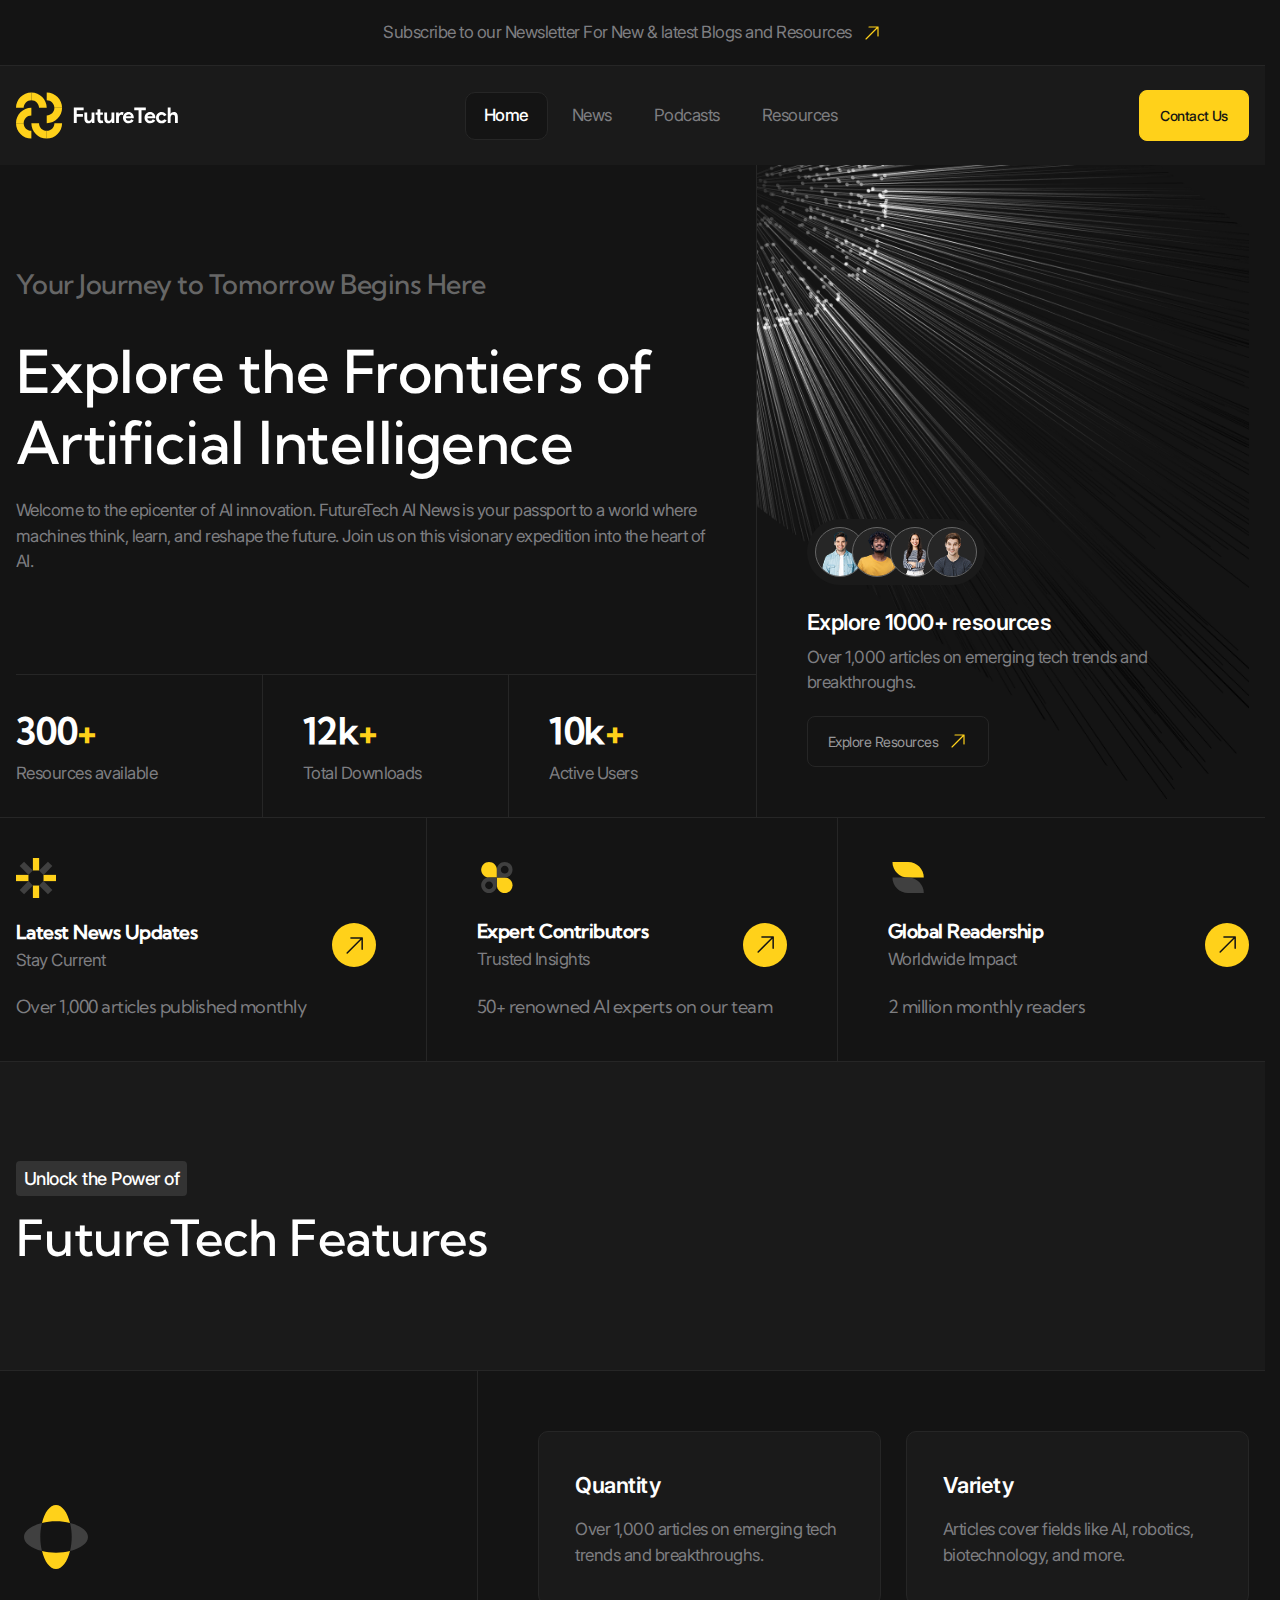
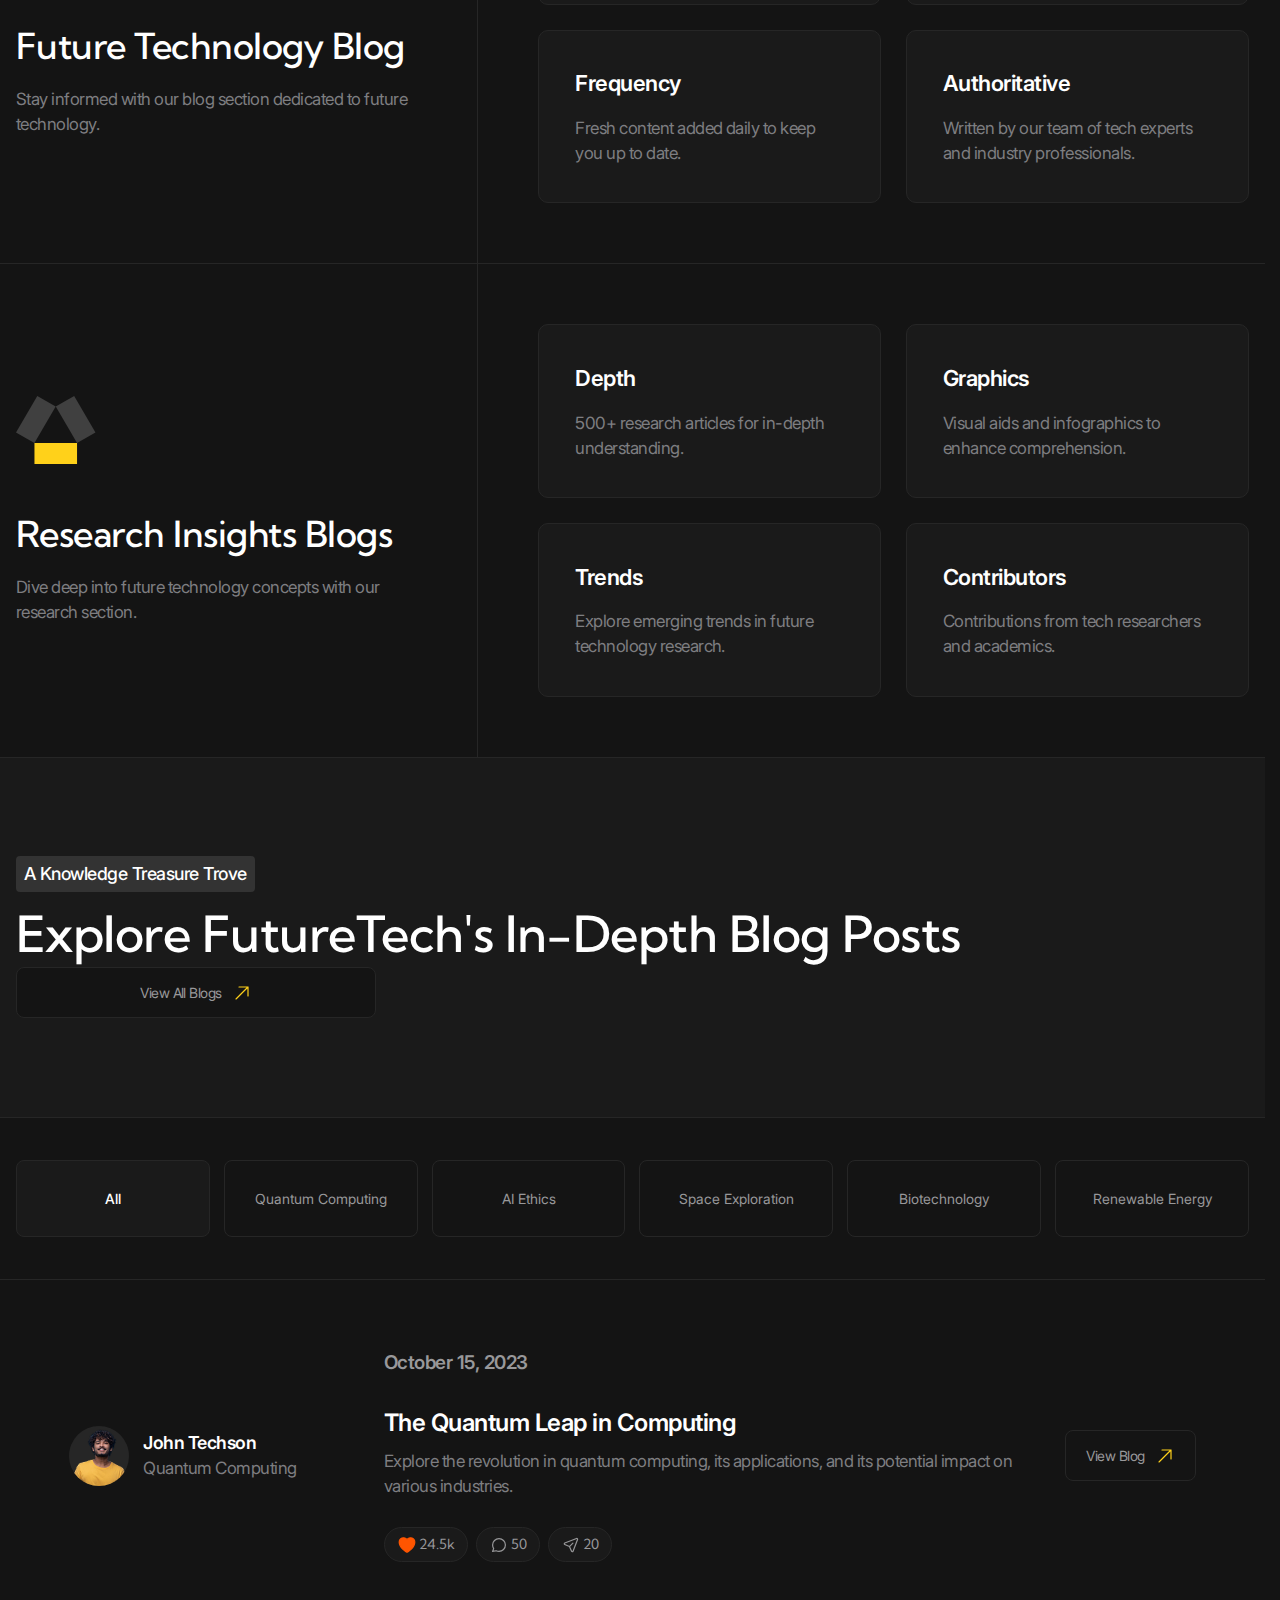
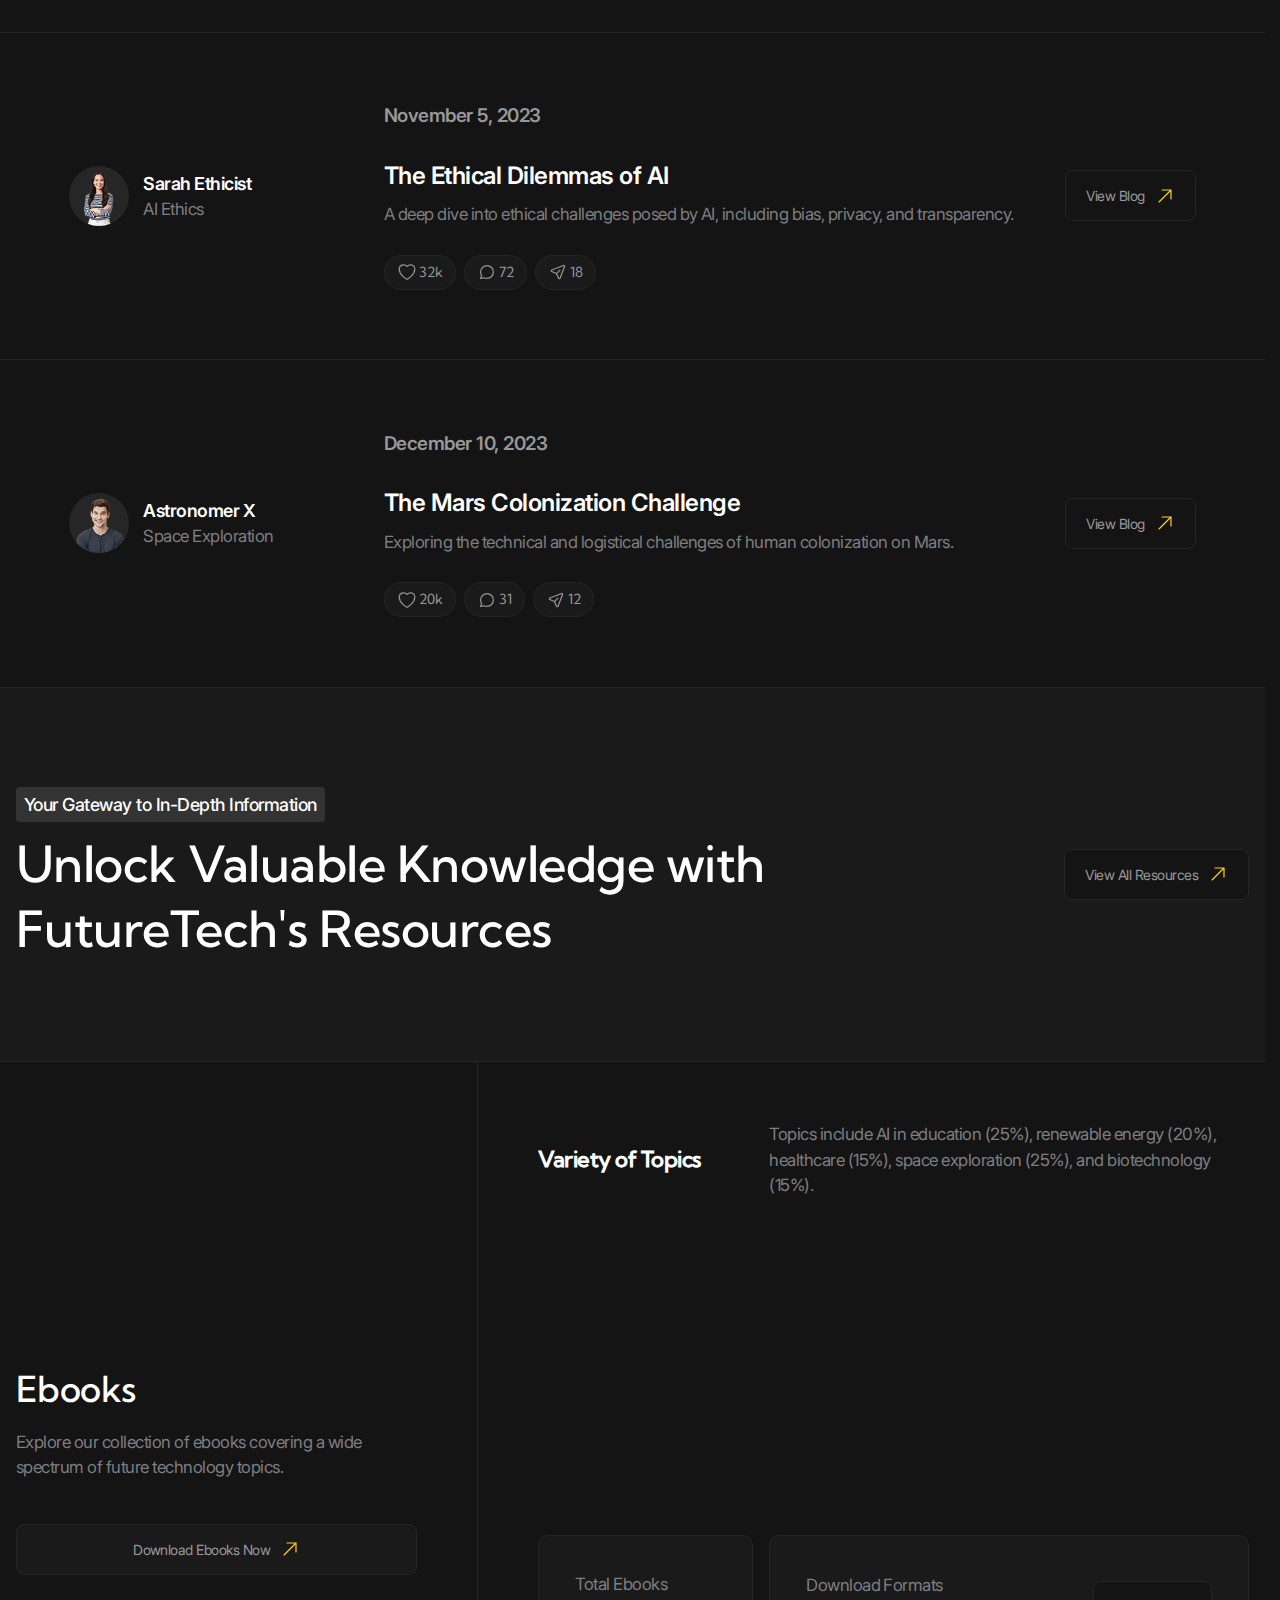
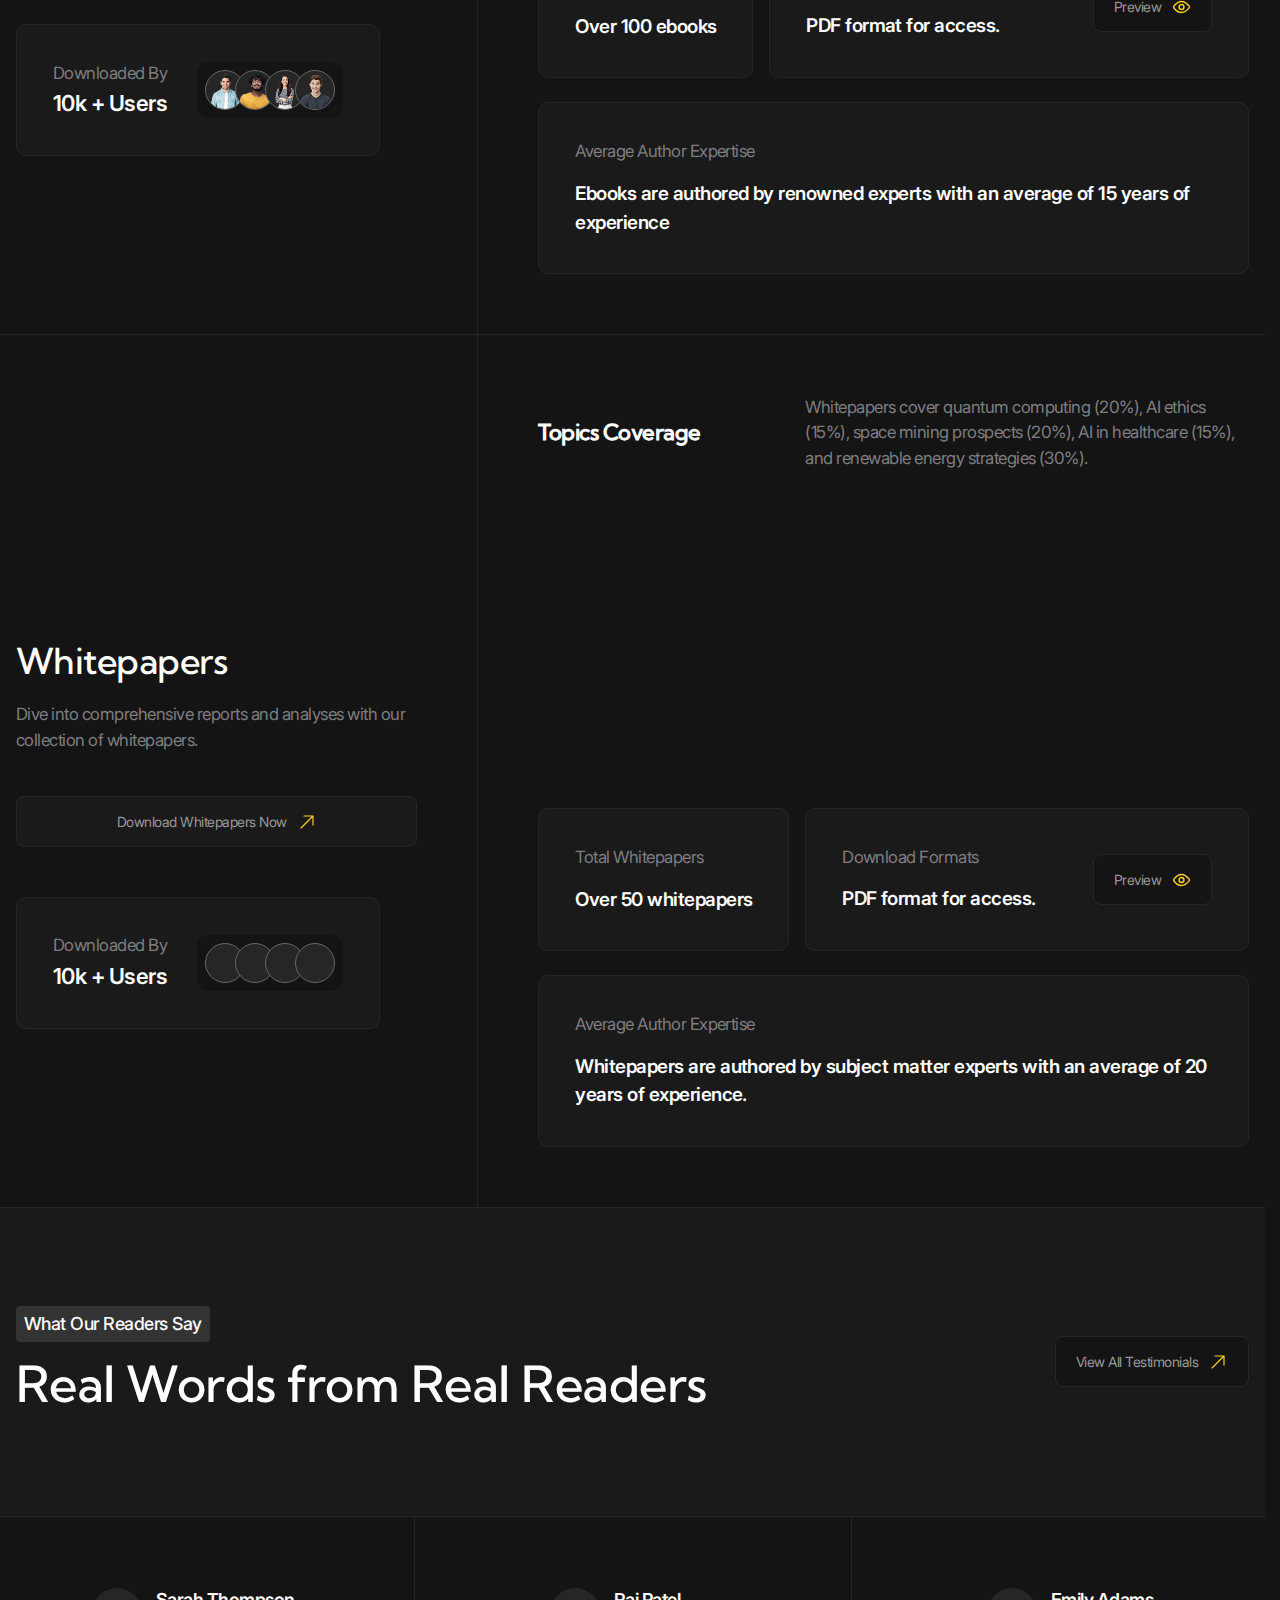
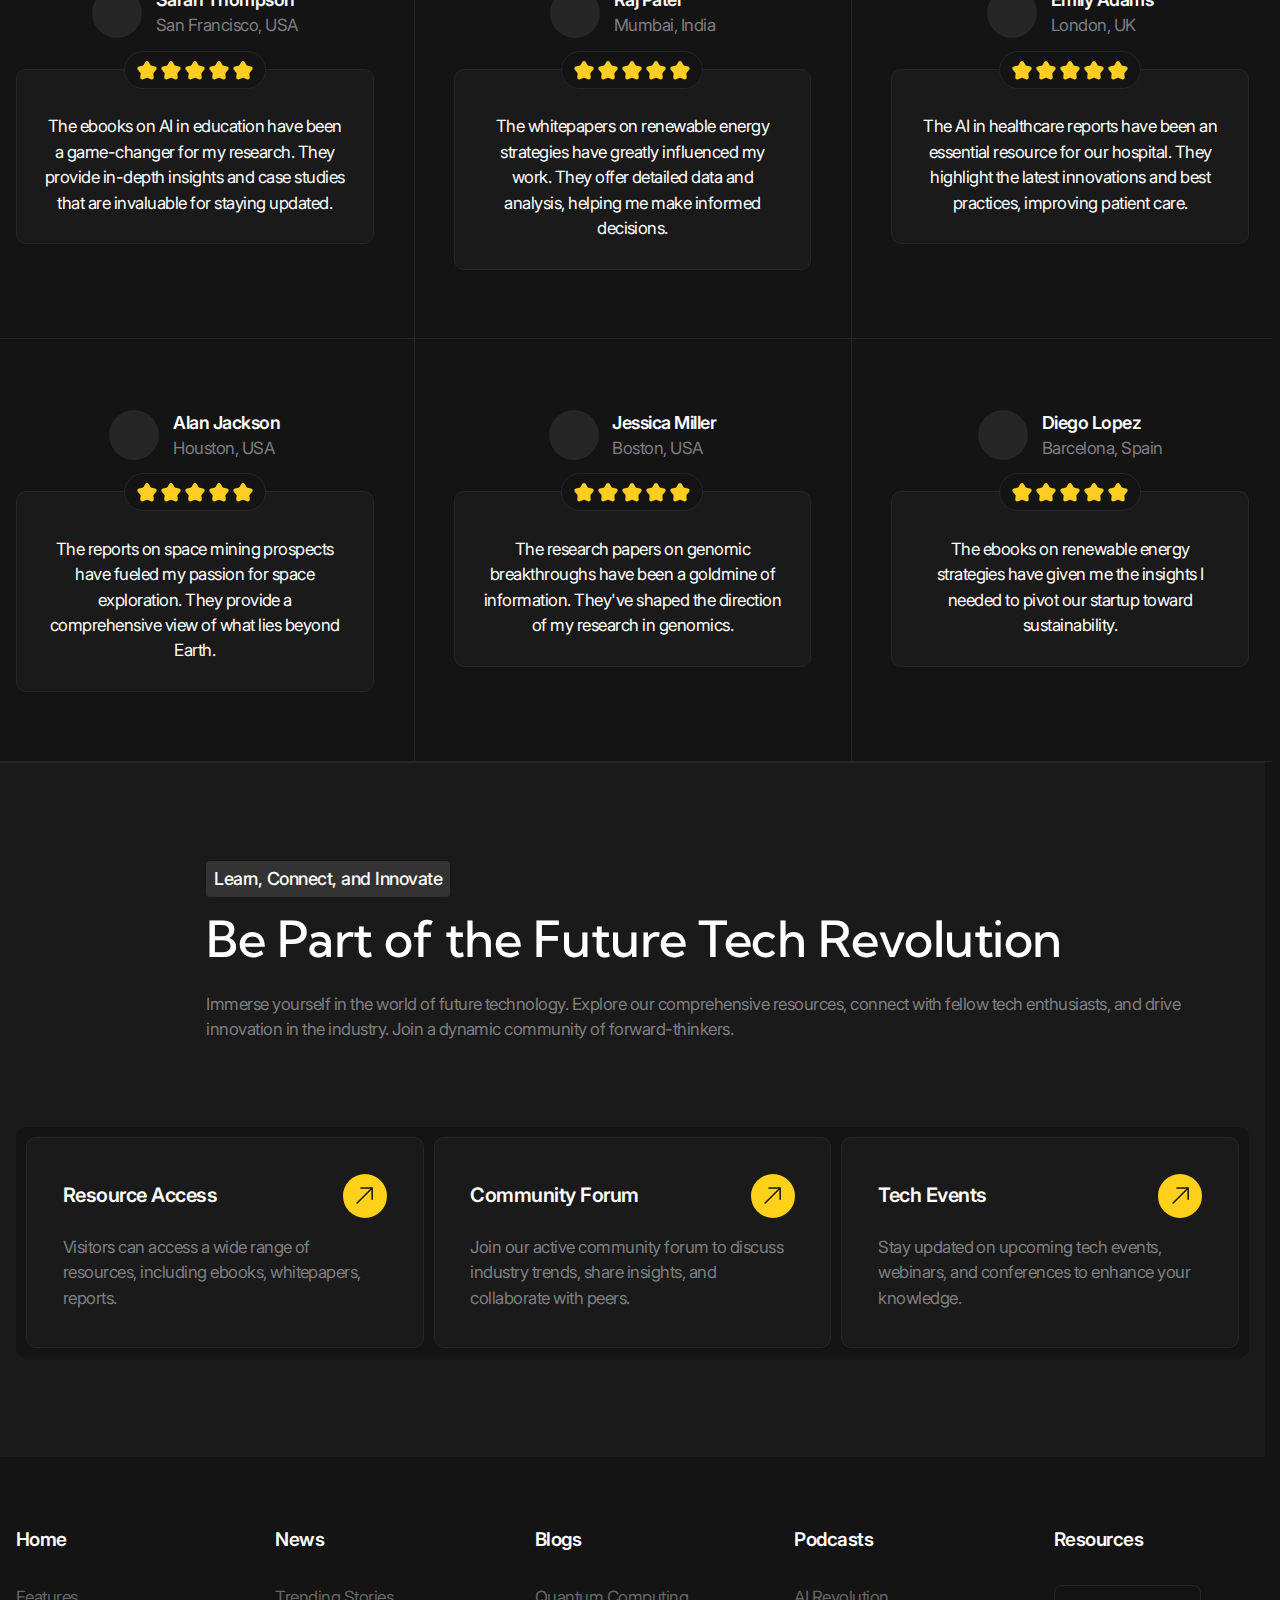
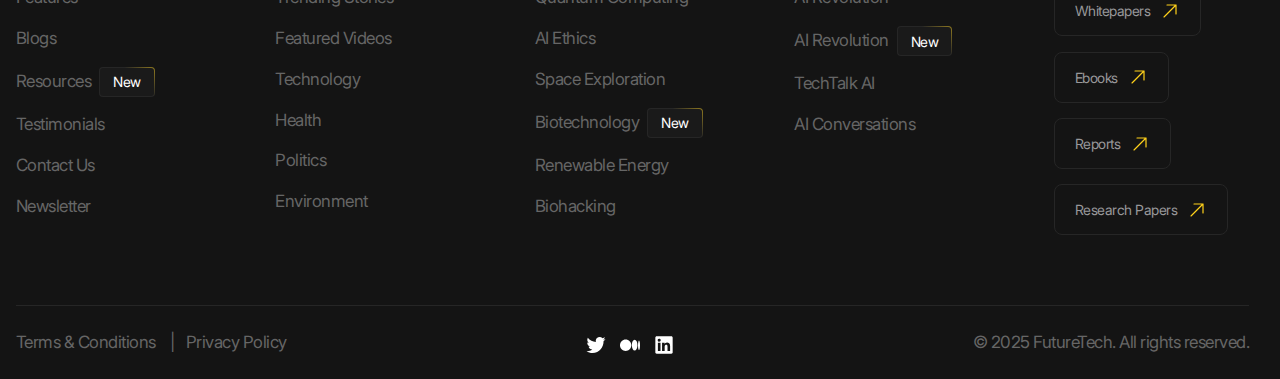
<file: index.html>
<!DOCTYPE html>
<html lang="en">
<head>
   <meta charset="UTF-8">
   <meta name="viewport" 
         content="width=device-width, user-scalable=no, initial-scale=1.0, maximum-scale=1.0">
   <meta http-equiv="X-UA-Compatible" content="ie=edge">
   <title>Future Tech | Home</title>
   <link rel="stylesheet" href="./styles/main.css" >
   <script src="scripts/main.js" type="module" defer></script>
</head>
<body>

   <header class="header" data-js-header>
   <div class="header__promo">
      <div class="header__promo-inner container">
         <a class="header__promo-link" href="/">
            <span class="icon icon--yellow-arrow">Subscribe to our Newsletter For New & latest Blogs and Resources</span>
         </a>
      </div>
   </div>
   <div class="header__body">
      <div class="header__body-inner container">
         <a 
            class="header__logo logo" 
            href="/"
            aria-label="Home"
            title="Home"
         >
            <img 
               class="logo__image"
               src="./images/logo.svg" 
               alt="" 
               width="179" height="50"
            >
         </a>
      <div class="header__overlay" data-js-header-overlay>
         <nav class="header__menu">
            <ul class="header__menu-list">
               <li class="header__menu_item">
                  <a class="header__menu-link is-active" href="./index.html">Home</a>
               </li>
               <li class="header__menu-item">
                  <a class="header__menu-link" href="./news.html">News</a>
               </li>
               <li class="header__menu-item">
                  <a class="header__menu-link" href="./podcasts.html">Podcasts</a>
               </li>
               <li class="header__menu-item">
                  <a class="header__menu-link" href="./resources.html">Resources</a>
               </li>
            </ul>
         </nav>
         <a class="header__contact-us-link button button--accent" href="./contacts.html">
            Contact Us
         </a>
      </div>
         <button 
            class="header__burger-button burger-button visible-mobile"
            type="button"
            aria-label="Open menu"
            title="Open menu"
            data-js-header-burger-button
         >
            <span class="burger-button__line"></span>
            <span class="burger-button__line"></span>
            <span class="burger-button__line"></span>
         </button>
      </div>
   </div>
   </header>


   <main>
      <section class="hero" aria-labelledby="hero-title">
         <div class="hero__main container">
            <div class="hero__body">
               <p class="hero__subtitle">Your Journey to Tomorrow Begins Here</p>
               <h1 class="hero__title" id="hero-title">Explore the Frontiers of Artificial Intelligence</h1>
               <div class="hero__description">
                  <p>Welcome to the epicenter of AI innovation. FutureTech AI News is your passport to a world where machines think, learn, and reshape the future. Join us on this visionary expedition into the heart of AI.</p>
               </div>
            </div>
            <div class="hero__metrics metrics full-vw-line full-vw-line--top full-vw-line--left">
               <dl class="metrics__list">
                  <div class="metrics__item">
                     <dt class="metrics__key">Resources available</dt>
                     <dd class="metrics__value h3">300<span class="metrics__sign">+</span></dd>
                  </div>
                  <div class="metrics__item">
                     <dt class="metrics__key">Total Downloads</dt>
                     <dd class="metrics__value h3">12k<span class="metrics__sign">+</span></dd>
                  </div>
                  <div class="metrics__item">
                     <dt class="metrics__key">Active Users</dt>
                     <dd class="metrics__value h3">10k<span class="metrics__sign">+</span></dd>
                  </div>
               </dl>
            </div>
            <div class="hero__resources-preview resources-preview">
               <div class="resources-preview__team team">
                  <img 
                     class="team__person"
                     src="./images/team/1.png" 
                     alt="" 
                     width="60" height="60" loading="lazy"
                  />
                  <img 
                     class="team__person"
                     src="./images/team/2.png" 
                     alt="" 
                     width="60" height="60" loading="lazy"
                  />
                  <img 
                     class="team__person"
                     src="./images/team/3.png" 
                     alt="" 
                     width="60" height="60" loading="lazy"
                  />
                  <img 
                     class="team__person"
                     src="./images/team/4.png" 
                     alt="" 
                     width="60" height="60" loading="lazy"
                  />
               </div>
               <div class="resources-preview__body">
                  <p class="resources-preview__title h5">Explore 1000+ resources</p>
                  <p class="resources-preview__subtitle">Over 1,000 articles on emerging tech trends and breakthroughs.</p>
               </div>
               <a href="/" class="resources-preview__button button">
                  <span class="icon icon--yellow-arrow">Explore Resources</span>
               </a>
            </div>
         </div>
         <div class="hero__advantages">
            <h2 class="visually-hidden">Our advantages</h2>
            <ul class="hero__advantages-list container">
               <li class="hero__advantages-item">
                  <div class="advantage-card">
                     <img 
                        class="advantage-card__image"
                        src="./images/advantages/icon-1.svg" 
                        alt=""
                        width="50" height="50" loading="lazy"
                     />
                     <a href="/" class="advantage-card__link circle-icon">
                        <h3 class="advantage-card__title h6">Latest News Updates</h3>
                        <p class="advantage-card__subtitle">Stay Current</p>
                     </a>
                     <p class="advantage-card__details">Over 1,000 articles published monthly</p>
                  </div>
               </li>

               <li class="hero__advantages-item">
                  <div class="advantage-card">
                     <img 
                        class="advantage-card__image"
                        src="./images/advantages/icon-2.svg" 
                        alt=""
                        width="50" height="50" loading="lazy"
                     />
                     <a href="/" class="advantage-card__link circle-icon">
                        <h3 class="advantage-card__title h6">Expert Contributors</h3>
                        <p class="advantage-card__subtitle">Trusted Insights</p>
                     </a>
                     <p class="advantage-card__details">50+ renowned AI experts on our team</p>
                  </div>
               </li>

               <li class="hero__advantages-item">
                  <div class="advantage-card">
                     <img 
                        class="advantage-card__image"
                        src="./images/advantages/icon-3.svg" 
                        alt=""
                        width="50" height="50" loading="lazy"
                     />
                     <a href="/" class="advantage-card__link circle-icon">
                        <h3 class="advantage-card__title h6">Global Readership</h3>
                        <p class="advantage-card__subtitle">Worldwide Impact</p>
                     </a>
                     <p class="advantage-card__details">2 million monthly readers</p>
                  </div>
               </li>
            </ul>
         </div>
      </section>

      <section class="section" aria-labelledby="features-title">
         <header class="section__header">
            <div class="section__header-inner container">
               <div class="section__header-info">
                  <p class="section__subtitle tag">Unlock the Power of</p>
                  <h2 class="section__title" id="features-title">FutureTech Features</h2>
               </div>
            </div>
         </header>
         <div class="section__body">
            <ul class="list">
               <li class="list__item">
                  <div class="card container">
                     <div class="card__preview">
                        <div class="card__preview-main">
                           <img 
                           class="card__preview-icon"
                              src="./images/features/1.svg" 
                              alt="" 
                              width="80" height="80" loading="lazy"
                           >
                           <div class="card__preview-info">
                              <h3 class="card__preview-title">Future Technology Blog</h3>
                              <div class="card__preview-description">
                                 <p>Stay informed with our blog section dedicated to future technology.</p>
                              </div>
                           </div>
                        </div>
                     </div>

                     <div class="card__body">
                        <div class="card__grid card__grid--2-cols">

                           <div class="card__cell tile">
                              <h4 class="card__cell-title h5">Quantity</h4>
                              <p class="card__cell-description">Over 1,000 articles on emerging tech trends and breakthroughs.</p>
                           </div>

                           <div class="card__cell tile">
                              <h4 class="card__cell-title h5">Variety</h4>
                              <p class="card__cell-description">Articles cover fields like AI, robotics, biotechnology, and more.</p>
                           </div>

                           <div class="card__cell tile">
                              <h4 class="card__cell-title h5">Frequency</h4>
                              <p class="card__cell-description">Fresh content added daily to keep you up to date.</p>
                           </div>

                           <div class="card__cell tile">
                              <h4 class="card__cell-title h5">Authoritative</h4>
                              <p class="card__cell-description">Written by our team of tech experts and industry professionals.</p>
                           </div>

                        </div>
                     </div>
                  </div>
               </li>
               <li class="list__item">
                  <div class="card container">
                     <div class="card__preview">
                        <div class="card__preview-main">
                           <img 
                           class="card__preview-icon"
                              src="./images/features/2.svg" 
                              alt="" 
                              width="80" height="80" loading="lazy"
                           >
                           <div class="card__preview-info">
                              <h3 class="card__preview-title">Research Insights Blogs</h3>
                              <div class="card__preview-description">
                                 <p>Dive deep into future technology concepts with our research section.</p>
                              </div>
                           </div>
                        </div>
                     </div>

                     <div class="card__body">
                        <div class="card__grid card__grid--2-cols">

                           <div class="card__cell tile">
                              <h4 class="card__cell-title h5">Depth</h4>
                              <p class="card__cell-description">500+ research articles for in-depth understanding.</p>
                           </div>

                           <div class="card__cell tile">
                              <h4 class="card__cell-title h5">Graphics</h4>
                              <p class="card__cell-description">Visual aids and infographics to enhance comprehension.</p>
                           </div>

                           <div class="card__cell tile">
                              <h4 class="card__cell-title h5">Trends</h4>
                              <p class="card__cell-description">Explore emerging trends in future technology research.</p>
                           </div>

                           <div class="card__cell tile">
                              <h4 class="card__cell-title h5">Contributors</h4>
                              <p class="card__cell-description">Contributions from tech researchers and academics.</p>
                           </div>

                        </div>
                     </div>
                  </div>
               </li>
            </ul>
         </div>
      </section>

      <section class="section" aria-labelledby="blog-title">
         <header class="section__header">
            <div class="section__header-inner container">
               <div class="section__header-info">
                  <p class="section__subtitle tag">A Knowledge Treasure Trove</p>
                  <h2 class="section__title" id="blog-title">Explore FutureTech's In-Depth Blog Posts</h2>
               </div>
               
               <div class="section-actions">
                  <a href="./blog.html" class="section__link button">
                     <span class="icon icon--yellow-arrow">View All Blogs</span>
                  </a>
               </div>
            </div>
         </header>
         <div class="section__body tabs" data-js-tabs>
            <h3 class="visually-hidden" id="blog-category-title">
               blog-category
            </h3>
            <header class="tabs__header">
               <div 
                  class="tabs__buttons container" 
                  role="tablist"
                  aria-labelledby="blog-category-title"
               >
                  <button 
                     class="tabs__button is-active"
                     id="tab-1"
                     type="button"
                     role="tab"
                     aria-controls="tabpanel-1"
                     data-js-tabs-button
                     aria-selected="true"
                  >
                     All
                  </button>
                  <button 
                     class="tabs__button"
                     id="tab-2"
                     type="button"
                     role="tab"
                     aria-controls="tabpanel-2"
                     data-js-tabs-button
                     aria-selected="false"
                     tabindex="-1"
                  >
                     Quantum Computing
                  </button>
                  <button 
                     class="tabs__button"
                     id="tab-3"
                     type="button"
                     role="tab"
                     aria-controls="tabpanel-3"
                     data-js-tabs-button
                     aria-selected="false"
                     tabindex="-1"
                  >
                     AI Ethics
                  </button>
                  <button 
                     class="tabs__button"
                     id="tab-4"
                     type="button"
                     role="tab"
                     aria-controls="tabpanel-4"
                     data-js-tabs-button
                     aria-selected="false"
                     tabindex="-1"
                  >
                     Space Exploration
                  </button>
                  <button 
                     class="tabs__button"
                     id="tab-5"
                     type="button"
                     role="tab"
                     aria-controls="tabpanel-5"
                     data-js-tabs-button
                     aria-selected="false"
                     tabindex="-1"
                  >
                     Biotechnology
                  </button>
                  <button 
                     class="tabs__button"
                     id="tab-6"
                     type="button"
                     role="tab"
                     aria-controls="tabpanel-6"
                     data-js-tabs-button
                     aria-selected="false"
                     tabindex="-1"
                  >
                     Renewable Energy
                  </button>
               </div>
            </header>
            <div class="tabs__body">
               <div 
                  class="tabs__content is-active" 
                  id="tabpanel-1"
                  aria-labelledby="tab-1"
                  tabindex="0"
                  data-js-tabs-content
               >
                  <ul class="list">
                     <li class="list__item">
                        <article class="blog-card container">
                           <div class="blog-card__author person-card">
                              <img 
                                 class="person-card__image"
                                 src="./images/blog/1.png" 
                                 alt="" 
                                 width="80" height="80" loading="lazy"
                              >
                              <div class="person-card__body">
                                 <p class="person-card__name">John Techson</p>
                                 <p class="person-card__department">Quantum Computing</p>
                              </div>
                           </div>
                           <div class="blog-card__body">
                              <time datetime="2023-10-15" class="blog-card__date h6">October 15, 2023</time>
                              <div class="blog-card__info">
                                 <h4 class="blog-card__title">The Quantum Leap in Computing</h4>
                                 <div class="blog-card__description">
                                    <p>Explore the revolution in quantum computing, its applications, and its potential impact on various industries.</p>
                                 </div>
                              </div>
                              <div class="blod-card__actions blog-actions">
                                 <ul class="blog-actions__list">
                                    <li class="blog-actions__item">
                                       <button 
                                          class="blog-actions__button is-active"
                                          type="button"
                                          aria-label="Dislike"
                                          title="Dislike"
                                       >
                                          <span class="blog-actions__icon-wrapper">
                                             <svg width="24" height="25" viewBox="0 0 24 25" fill="none" xmlns="http://www.w3.org/2000/svg">
                                                <path d="M11.645 21.4107L11.6384 21.4071L11.6158 21.3949C11.5965 21.3844 11.5689 21.3693 11.5336 21.3496C11.4629 21.3101 11.3612 21.2524 11.233 21.1769C10.9765 21.0261 10.6132 20.8039 10.1785 20.515C9.31074 19.9381 8.15122 19.0901 6.9886 18.0063C4.68781 15.8615 2.25 12.6751 2.25 8.75C2.25 5.82194 4.7136 3.5 7.6875 3.5C9.43638 3.5 11.0023 4.29909 12 5.5516C12.9977 4.29909 14.5636 3.5 16.3125 3.5C19.2864 3.5 21.75 5.82194 21.75 8.75C21.75 12.6751 19.3122 15.8615 17.0114 18.0063C15.8488 19.0901 14.6893 19.9381 13.8215 20.515C13.3868 20.8039 13.0235 21.0261 12.767 21.1769C12.6388 21.2524 12.5371 21.3101 12.4664 21.3496C12.4311 21.3693 12.4035 21.3844 12.3842 21.3949L12.3616 21.4071L12.355 21.4107L12.3523 21.4121C12.1323 21.5289 11.8677 21.5289 11.6477 21.4121L11.645 21.4107Z" stroke="#666666" stroke-width="1.5" stroke-linejoin="round"/>
                                             </svg>
                                          </span>
                                          <span>24.5k</span>
                                       </button>
                                    </li>
                                    <li class="blog-actions__item">
                                       <button 
                                          class="blog-actions__button"
                                          type="button"
                                          aria-label="Discuss"
                                          title="Discuss"
                                       >
                                          <span class="blog-actions__icon-wrapper">
                                             <svg width="24" height="25" viewBox="0 0 24 25" fill="none" xmlns="http://www.w3.org/2000/svg">
                                                <path d="M8.48581 19.6888C9.54657 20.2083 10.7392 20.5 12 20.5C16.4183 20.5 20 16.9183 20 12.5C20 8.08172 16.4183 4.5 12 4.5C7.58172 4.5 4 8.08172 4 12.5C4 14.1401 4.49356 15.665 5.34026 16.9341M8.48581 19.6888L4 20.5L5.34026 16.9341M8.48581 19.6888L8.49231 19.6877M5.34026 16.9341L5.34154 16.9308" stroke="#666666" stroke-width="1.5" stroke-linecap="round" stroke-linejoin="round"/>
                                             </svg>
                                          </span>
                                          <span>50</span>
                                       </button>
                                    </li>
                                    <li class="blog-actions__item">
                                       <button 
                                          class="blog-actions__button"
                                          type="button"
                                          aria-label="Share"
                                          title="Share"
                                       >
                                          <span class="blog-actions__icon-wrapper">
                                             <svg width="24" height="25" viewBox="0 0 24 25" fill="none" xmlns="http://www.w3.org/2000/svg">
                                                <path d="M10.0384 14.4616L4.1719 11.7951C3.36454 11.4281 3.39898 10.2697 4.22673 9.95134L18.8999 4.30781C19.7087 3.99675 20.5033 4.79139 20.1922 5.60013L14.5487 20.2733C14.2303 21.1011 13.072 21.1355 12.705 20.3281L10.0384 14.4616ZM10.0384 14.4616L14.4231 10.077" stroke="#666666" stroke-width="1.5" stroke-linecap="round" stroke-linejoin="round"/>
                                             </svg>
                                          </span>
                                          <span>20</span>
                                       </button>
                                    </li>
                                 </ul>
                              </div>
                           </div>
                           <a href="/" class="blog-card__link button">
                              <span class="icon icon--yellow-arrow">View Blog</span>
                           </a>
                        </article>
                     </li>
                     <li class="list__item">
                        <article class="blog-card container">
                           <div class="blog-card__author person-card">
                              <img 
                                 class="person-card__image"
                                 src="./images/blog/2.png" 
                                 alt="" 
                                 width="80" height="80" loading="lazy"
                              >
                              <div class="person-card__body">
                                 <p class="person-card__name">Sarah Ethicist</p>
                                 <p class="person-card__department">AI Ethics</p>
                              </div>
                           </div>
                           <div class="blog-card__body">
                              <time datetime="2023-11-05" class="blog-card__date h6">November 5, 2023</time>
                              <div class="blog-card__info">
                                 <h4 class="blog-card__title">The Ethical Dilemmas of AI</h4>
                                 <div class="blog-card__description">
                                    <p>A deep dive into ethical challenges posed by AI, including bias, privacy, and transparency.</p>
                                 </div>
                              </div>
                              <div class="blod-card__actions blog-actions">
                                 <ul class="blog-actions__list">
                                    <li class="blog-actions__item">
                                       <button 
                                          class="blog-actions__button"
                                          type="button"
                                          aria-label="Dislike"
                                          title="Dislike"
                                       >
                                          <span class="blog-actions__icon-wrapper">
                                             <svg width="24" height="25" viewBox="0 0 24 25" fill="none" xmlns="http://www.w3.org/2000/svg">
                                                <path d="M11.645 21.4107L11.6384 21.4071L11.6158 21.3949C11.5965 21.3844 11.5689 21.3693 11.5336 21.3496C11.4629 21.3101 11.3612 21.2524 11.233 21.1769C10.9765 21.0261 10.6132 20.8039 10.1785 20.515C9.31074 19.9381 8.15122 19.0901 6.9886 18.0063C4.68781 15.8615 2.25 12.6751 2.25 8.75C2.25 5.82194 4.7136 3.5 7.6875 3.5C9.43638 3.5 11.0023 4.29909 12 5.5516C12.9977 4.29909 14.5636 3.5 16.3125 3.5C19.2864 3.5 21.75 5.82194 21.75 8.75C21.75 12.6751 19.3122 15.8615 17.0114 18.0063C15.8488 19.0901 14.6893 19.9381 13.8215 20.515C13.3868 20.8039 13.0235 21.0261 12.767 21.1769C12.6388 21.2524 12.5371 21.3101 12.4664 21.3496C12.4311 21.3693 12.4035 21.3844 12.3842 21.3949L12.3616 21.4071L12.355 21.4107L12.3523 21.4121C12.1323 21.5289 11.8677 21.5289 11.6477 21.4121L11.645 21.4107Z" stroke="#666666" stroke-width="1.5" stroke-linejoin="round"/>
                                             </svg>
                                          </span>
                                          <span>32k</span>
                                       </button>
                                    </li>
                                    <li class="blog-actions__item">
                                       <button 
                                          class="blog-actions__button"
                                          type="button"
                                          aria-label="Discuss"
                                          title="Discuss"
                                       >
                                          <span class="blog-actions__icon-wrapper">
                                             <svg width="24" height="25" viewBox="0 0 24 25" fill="none" xmlns="http://www.w3.org/2000/svg">
                                                <path d="M8.48581 19.6888C9.54657 20.2083 10.7392 20.5 12 20.5C16.4183 20.5 20 16.9183 20 12.5C20 8.08172 16.4183 4.5 12 4.5C7.58172 4.5 4 8.08172 4 12.5C4 14.1401 4.49356 15.665 5.34026 16.9341M8.48581 19.6888L4 20.5L5.34026 16.9341M8.48581 19.6888L8.49231 19.6877M5.34026 16.9341L5.34154 16.9308" stroke="#666666" stroke-width="1.5" stroke-linecap="round" stroke-linejoin="round"/>
                                             </svg>
                                          </span>
                                          <span>72</span>
                                       </button>
                                    </li>
                                    <li class="blog-actions__item">
                                       <button 
                                          class="blog-actions__button"
                                          type="button"
                                          aria-label="Share"
                                          title="Share"
                                       >
                                          <span class="blog-actions__icon-wrapper">
                                             <svg width="24" height="25" viewBox="0 0 24 25" fill="none" xmlns="http://www.w3.org/2000/svg">
                                                <path d="M10.0384 14.4616L4.1719 11.7951C3.36454 11.4281 3.39898 10.2697 4.22673 9.95134L18.8999 4.30781C19.7087 3.99675 20.5033 4.79139 20.1922 5.60013L14.5487 20.2733C14.2303 21.1011 13.072 21.1355 12.705 20.3281L10.0384 14.4616ZM10.0384 14.4616L14.4231 10.077" stroke="#666666" stroke-width="1.5" stroke-linecap="round" stroke-linejoin="round"/>
                                             </svg>
                                          </span>
                                          <span>18</span>
                                       </button>
                                    </li>
                                 </ul>
                              </div>
                           </div>
                           <a href="/" class="blog-card__link button">
                              <span class="icon icon--yellow-arrow">View Blog</span>
                           </a>
                        </article>
                     </li>
                     <li class="list__item">
                        <article class="blog-card container">
                           <div class="blog-card__author person-card">
                              <img 
                                 class="person-card__image"
                                 src="./images/blog/3.png" 
                                 alt="" 
                                 width="80" height="80" loading="lazy"
                              >
                              <div class="person-card__body">
                                 <p class="person-card__name">Astronomer X</p>
                                 <p class="person-card__department">Space Exploration</p>
                              </div>
                           </div>
                           <div class="blog-card__body">
                              <time datetime="2023-11-10" class="blog-card__date h6">December 10, 2023</time>
                              <div class="blog-card__info">
                                 <h4 class="blog-card__title">The Mars Colonization Challenge</h4>
                                 <div class="blog-card__description">
                                    <p>Exploring the technical and logistical challenges of human colonization on Mars.</p>
                                 </div>
                              </div>
                              <div class="blod-card__actions blog-actions">
                                 <ul class="blog-actions__list">
                                    <li class="blog-actions__item">
                                       <button 
                                          class="blog-actions__button"
                                          type="button"
                                          aria-label="Dislike"
                                          title="Dislike"
                                       >
                                          <span class="blog-actions__icon-wrapper">
                                             <svg width="24" height="25" viewBox="0 0 24 25" fill="none" xmlns="http://www.w3.org/2000/svg">
                                                <path d="M11.645 21.4107L11.6384 21.4071L11.6158 21.3949C11.5965 21.3844 11.5689 21.3693 11.5336 21.3496C11.4629 21.3101 11.3612 21.2524 11.233 21.1769C10.9765 21.0261 10.6132 20.8039 10.1785 20.515C9.31074 19.9381 8.15122 19.0901 6.9886 18.0063C4.68781 15.8615 2.25 12.6751 2.25 8.75C2.25 5.82194 4.7136 3.5 7.6875 3.5C9.43638 3.5 11.0023 4.29909 12 5.5516C12.9977 4.29909 14.5636 3.5 16.3125 3.5C19.2864 3.5 21.75 5.82194 21.75 8.75C21.75 12.6751 19.3122 15.8615 17.0114 18.0063C15.8488 19.0901 14.6893 19.9381 13.8215 20.515C13.3868 20.8039 13.0235 21.0261 12.767 21.1769C12.6388 21.2524 12.5371 21.3101 12.4664 21.3496C12.4311 21.3693 12.4035 21.3844 12.3842 21.3949L12.3616 21.4071L12.355 21.4107L12.3523 21.4121C12.1323 21.5289 11.8677 21.5289 11.6477 21.4121L11.645 21.4107Z" stroke="#666666" stroke-width="1.5" stroke-linejoin="round"/>
                                             </svg>
                                          </span>
                                          <span>20k</span>
                                       </button>
                                    </li>
                                    <li class="blog-actions__item">
                                       <button 
                                          class="blog-actions__button"
                                          type="button"
                                          aria-label="Discuss"
                                          title="Discuss"
                                       >
                                          <span class="blog-actions__icon-wrapper">
                                             <svg width="24" height="25" viewBox="0 0 24 25" fill="none" xmlns="http://www.w3.org/2000/svg">
                                                <path d="M8.48581 19.6888C9.54657 20.2083 10.7392 20.5 12 20.5C16.4183 20.5 20 16.9183 20 12.5C20 8.08172 16.4183 4.5 12 4.5C7.58172 4.5 4 8.08172 4 12.5C4 14.1401 4.49356 15.665 5.34026 16.9341M8.48581 19.6888L4 20.5L5.34026 16.9341M8.48581 19.6888L8.49231 19.6877M5.34026 16.9341L5.34154 16.9308" stroke="#666666" stroke-width="1.5" stroke-linecap="round" stroke-linejoin="round"/>
                                             </svg>
                                          </span>
                                          <span>31</span>
                                       </button>
                                    </li>
                                    <li class="blog-actions__item">
                                       <button 
                                          class="blog-actions__button"
                                          type="button"
                                          aria-label="Share"
                                          title="Share"
                                       >
                                          <span class="blog-actions__icon-wrapper">
                                             <svg width="24" height="25" viewBox="0 0 24 25" fill="none" xmlns="http://www.w3.org/2000/svg">
                                                <path d="M10.0384 14.4616L4.1719 11.7951C3.36454 11.4281 3.39898 10.2697 4.22673 9.95134L18.8999 4.30781C19.7087 3.99675 20.5033 4.79139 20.1922 5.60013L14.5487 20.2733C14.2303 21.1011 13.072 21.1355 12.705 20.3281L10.0384 14.4616ZM10.0384 14.4616L14.4231 10.077" stroke="#666666" stroke-width="1.5" stroke-linecap="round" stroke-linejoin="round"/>
                                             </svg>
                                          </span>
                                          <span>12</span>
                                       </button>
                                    </li>
                                 </ul>
                              </div>
                           </div>
                           <a href="/" class="blog-card__link button">
                              <span class="icon icon--yellow-arrow">View Blog</span>
                           </a>
                        </article>
                     </li>
                  </ul>
               </div>
               <div 
                  class="tabs__content" 
                  id="tabpanel-2"
                  aria-labelledby="tab-2"
                  tabindex="0"
                  data-js-tabs-content
               >
                  Lorem ipsum dolor sit, amet consectetur adipisicing elit. Non, ipsum.
               </div>
               <div 
                  class="tabs__content" 
                  id="tabpanel-3"
                  aria-labelledby="tab-3"
                  tabindex="0"
                  data-js-tabs-content
               >
                  Lorem ipsum dolor sit, amet consectetur adipisicing elit. Non, ipsum.
               </div>
               <div 
                  class="tabs__content" 
                  id="tabpanel-4"
                  aria-labelledby="tab-4"
                  tabindex="0"
                  data-js-tabs-content
               >
                  Lorem ipsum dolor sit, amet consectetur adipisicing elit. Non, ipsum.
               </div>    
               <div 
                  class="tabs__content" 
                  id="tabpanel-5"
                  aria-labelledby="tab-5"
                  tabindex="0"
                  data-js-tabs-content
               >
                  Lorem ipsum dolor sit, amet consectetur adipisicing elit. Non, ipsum.
               </div>
               <div 
                  class="tabs__content" 
                  id="tabpanel-6"
                  aria-labelledby="tab-6"
                  tabindex="0"
                  data-js-tabs-content
               >
                  Lorem ipsum dolor sit, amet consectetur adipisicing elit. Non, ipsum.
               </div>
            </div>
         </div>
      </section>

      <section class="section" aria-labelledby="resources-title">
         <header class="section__header">
            <div class="section__header-inner container">
               <div class="section__header-info">
                  <p class="section__subtitle tag">Your Gateway to In-Depth Information</p>
                  <h2 class="section__title" id="resources-title">Unlock Valuable Knowledge with FutureTech's Resources</h2>
               </div>
               <div class="section__actions">
                  <div class="section__actions">
                     <a href="/" class="section__link button">
                        <span class="icon icon--yellow-arrow">View All Resources</span>
                     </a>
                  </div>
               </div>
            </div>
         </header>
         <div class="section__body">
            <ul class="list">
               <li class="list__item">
                  <div class="card container">
                     <div class="card__preview">
                        <div class="card__preview-main">
                           <img 
                           class="card__preview-icon"
                              src="./images/resources/icon-1.svg" 
                              alt="" 
                              width="80" height="80" loading="lazy"
                           >
                           <div class="card__preview-info">
                              <h3 class="card__preview-title">Ebooks</h3>
                              <div class="card__preview-description">
                                 <p>Explore our collection of ebooks covering a wide spectrum of future technology topics.</p>
                              </div>
                           </div>
                           <a href="/" class="card__preview-link button button--dark-gray">
                              <span class="icon icon--yellow-arrow">Download Ebooks Now</span>
                           </a>
                        </div>
                        <div class="card__preview-extra">
                           <div class="download-info tile">
                              <div class="download-info__body">
                                 <p class="download-info__title">Downloaded By</p>
                                 <p class="download-info__subtitle h5">10k + Users</p>
                              </div>
                              <div class="download-info__team team">
                                 <img 
                                    class="team__person"
                                    src="./images/team/1.png" 
                                    alt="" 
                                    width="50" height="50" loading="lazy"
                                 />
                                 <img 
                                    class="team__person"
                                    src="./images/team/2.png" 
                                    alt="" 
                                    width="50" height="50" loading="lazy"
                                 />
                                 <img 
                                    class="team__person"
                                    src="./images/team/3.png" 
                                    alt="" 
                                    width="50" height="50" loading="lazy"
                                 />
                                 <img 
                                    class="team__person"
                                    src="./images/team/4.png" 
                                    alt="" 
                                    width="50" height="50" loading="lazy"
                                 />
                              </div>
                           </div>
                        </div>
                     </div>
                     <div class="card__body">
                        <div class="card__grid card__grid--2-cols-alt">
                           <div class="card__cell">
                              <h3 class="card__cell-title h5">Variety of Topics</h3>
                           </div>
                           <div class="card__cell">
                              <p class="card__cell-description">
                                 Topics include AI in education (25%), renewable energy (20%), healthcare (15%), space exploration (25%), and biotechnology (15%).
                              </p>
                           </div>
                           <div class="card__cell card__cell--wide">
                              <img 
                                 class="card__cell-image"
                                 src="./images/resources/details-1.jpg" 
                                 alt="" 
                                 width="917" height="332" loading="lazy"
                              >
                           </div>
                           <div class="card__cell tile">
                              <h4 class="card__cell-subtitle">Total Ebooks</h4>
                              <p class="card__cell-description h6">Over 100 ebooks</p>
                           </div>
                           <div class="card__cell tile">
                              <h4 class="card__cell-subtitle">Download Formats</h4>
                              <p class="card__cell-description h6">PDF format for access.</p>
                              <a href="/" class="card__cell-link button">
                                 <span class="icon icon--yellow-eye">Preview</span>
                              </a>
                           </div>
                           <div class="card__cell card__cell--wide tile">
                              <h4 class="card__cell-subtitle">Average Author Expertise</h4>
                              <p class="card__cell-description h6">Ebooks are authored by renowned experts with an average of 15 years of experience</p>
                           </div>
                        </div>
                     </div>
                  </div>
               </li>
               <li class="list__item">
                  <div class="card container">
                     <div class="card__preview">
                        <div class="card__preview-main">
                           <img 
                           class="card__preview-icon"
                              src="./images/resources/icon-2.svg" 
                              alt="" 
                              width="80" height="80" loading="lazy"
                           >
                           <div class="card__preview-info">
                              <h3 class="card__preview-title">Whitepapers</h3>
                              <div class="card__preview-description">
                                 <p>Dive into comprehensive reports and analyses with our collection of whitepapers. </p>
                              </div>
                           </div>
                           <a href="/" class="card__preview-link button button--dark-gray">
                              <span class="icon icon--yellow-arrow">Download Whitepapers Now</span>
                           </a>
                        </div>
                        <div class="card__preview-extra">
                           <div class="download-info tile">
                              <div class="download-info__body">
                                 <p class="download-info__title">Downloaded By</p>
                                 <p class="download-info__subtitle h5">10k + Users</p>
                              </div>
                              <div class="download-info__team team">
                                 <img 
                                    class="team__person"
                                    src="./images/team/5.png" 
                                    alt="" 
                                    width="50" height="50" loading="lazy"
                                 />
                                 <img 
                                    class="team__person"
                                    src="./images/team/6.png" 
                                    alt="" 
                                    width="50" height="50" loading="lazy"
                                 />
                                 <img 
                                    class="team__person"
                                    src="./images/team/7.png" 
                                    alt="" 
                                    width="50" height="50" loading="lazy"
                                 />
                                 <img 
                                    class="team__person"
                                    src="./images/team/8.png" 
                                    alt="" 
                                    width="50" height="50" loading="lazy"
                                 />
                              </div>
                           </div>
                        </div>
                     </div>
                     <div class="card__body">
                        <div class="card__grid card__grid--2-cols-alt">
                           <div class="card__cell">
                              <h3 class="card__cell-title h5">Topics Coverage</h3>
                           </div>
                           <div class="card__cell">
                              <p class="card__cell-description">
                                 Whitepapers cover quantum computing (20%), AI ethics (15%), space mining prospects (20%), AI in healthcare (15%), and renewable energy strategies (30%).
                              </p>
                           </div>
                           <div class="card__cell card__cell--wide">
                              <img 
                                 class="card__cell-image"
                                 src="./images/resources/details-2.jpg" 
                                 alt="" 
                                 width="917" height="332" loading="lazy"
                              >
                           </div>
                           <div class="card__cell tile">
                              <h4 class="card__cell-subtitle">Total Whitepapers</h4>
                              <p class="card__cell-description h6">Over 50 whitepapers</p>
                           </div>
                           <div class="card__cell tile">
                              <h4 class="card__cell-subtitle">Download Formats</h4>
                              <p class="card__cell-description h6">PDF format for access.</p>
                              <a href="/" class="card__cell-link button">
                                 <span class="icon icon--yellow-eye">Preview</span>
                              </a>
                           </div>
                           <div class="card__cell card__cell--wide tile">
                              <h4 class="card__cell-subtitle">Average Author Expertise</h4>
                              <p class="card__cell-description h6">Whitepapers are authored by subject matter experts with an average of 20 years of experience.</p>
                           </div>
                        </div>
                     </div>
                  </div>
               </li>
            </ul>
         </div>
      </section>

      <section class="section" aria-labelledby="reviews-title">
         <header class="section__header">
            <div class="section__header-inner container">
               <div class="section__header-info">
                  <p class="section__subtitle tag">What Our Readers Say</p>
                  <h2 class="section__title" id="reviews-title">Real Words from Real Readers</h2>
               </div>
               <div class="section__actions">
                  <a href="/" class="section__link button">
                     <span class="icon icon--yellow-arrow">View All Testimonials</span>
                  </a>
               </div>
            </div>
         </header>
         <div class="section__body">
            <ul class="bordered-grid bordered-grid--3-cols container">
               <li class="bordered-grid__item">
                  <div class="review-card">
                     <div class="review-card__author person-card">
                        <img 
                        class="person-card__image"
                        src="./images/reviews-team/1.png" 
                        alt="" 
                        width="60" height="60" loading="lazy"
                        >
                        <div class="person-card__body">
                           <p class="person-card__name">Sarah Thompson</p>
                           <p class="person-card__department">San Francisco, USA</p>
                        </div>
                     </div>
                     <div class="review-card__body tile">
                        <div
                        class="review-card__rating-view rating-view"
                        aria-label="Rating 5 star"
                        title="Rating 5 star"
                        >
                           <div class="rating-view__star is-active"></div>
                           <div class="rating-view__star is-active"></div>
                           <div class="rating-view__star is-active"></div>
                           <div class="rating-view__star is-active"></div>
                           <div class="rating-view__star is-active"></div>
                        </div>
                        <blockquote class="review-card__description">
                           <p>The ebooks on AI in education have been a game-changer for my research. They provide in-depth insights and case studies that are invaluable for staying updated.</p>
                        </blockquote>
                     </div>
                  </div>
               </li>
               <li class="bordered-grid__item">
                  <div class="review-card">
                     <div class="review-card__author person-card">
                        <img 
                        class="person-card__image"
                        src="./images/reviews-team/2.png" 
                        alt="" 
                        width="60" height="60" loading="lazy"
                        >
                        <div class="person-card__body">
                           <p class="person-card__name">Raj Patel</p>
                           <p class="person-card__department">Mumbai, India</p>
                        </div>
                     </div>
                     <div class="review-card__body tile">
                        <div
                        class="review-card__rating-view rating-view"
                        aria-label="Rating 5 star"
                        title="Rating 5 star"
                        >
                           <div class="rating-view__star is-active"></div>
                           <div class="rating-view__star is-active"></div>
                           <div class="rating-view__star is-active"></div>
                           <div class="rating-view__star is-active"></div>
                           <div class="rating-view__star is-active"></div>
                        </div>
                        <blockquote class="review-card__description">
                           <p>
                              The whitepapers on renewable energy strategies have greatly influenced my work. They offer detailed data and analysis, helping me make informed decisions.
                           </p>
                        </blockquote>
                     </div>
                  </div>
               </li>
               <li class="bordered-grid__item">
                  <div class="review-card">
                     <div class="review-card__author person-card">
                        <img 
                        class="person-card__image"
                        src="./images/reviews-team/3.png" 
                        alt="" 
                        width="60" height="60" loading="lazy"
                        >
                        <div class="person-card__body">
                           <p class="person-card__name">Emily Adams</p>
                           <p class="person-card__department">London, UK</p>
                        </div>
                     </div>
                     <div class="review-card__body tile">
                        <div
                        class="review-card__rating-view rating-view"
                        aria-label="Rating 5 star"
                        title="Rating 5 star"
                        >
                           <div class="rating-view__star is-active"></div>
                           <div class="rating-view__star is-active"></div>
                           <div class="rating-view__star is-active"></div>
                           <div class="rating-view__star is-active"></div>
                           <div class="rating-view__star is-active"></div>
                        </div>
                        <blockquote class="review-card__description">
                           <p>
                              The AI in healthcare reports have been an essential resource for our hospital. They highlight the latest innovations and best practices, improving patient care.
                           </p>
                        </blockquote>
                     </div>
                  </div>
               </li>
               <li class="bordered-grid__item">
                  <div class="review-card">
                     <div class="review-card__author person-card">
                        <img 
                        class="person-card__image"
                        src="./images/reviews-team/4.png" 
                        alt="" 
                        width="60" height="60" loading="lazy"
                        >
                        <div class="person-card__body">
                           <p class="person-card__name">Alan Jackson</p>
                           <p class="person-card__department">Houston, USA</p>
                        </div>
                     </div>
                     <div class="review-card__body tile">
                        <div
                        class="review-card__rating-view rating-view"
                        aria-label="Rating 5 star"
                        title="Rating 5 star"
                        >
                           <div class="rating-view__star is-active"></div>
                           <div class="rating-view__star is-active"></div>
                           <div class="rating-view__star is-active"></div>
                           <div class="rating-view__star is-active"></div>
                           <div class="rating-view__star is-active"></div>
                        </div>
                        <blockquote class="review-card__description">
                           <p>
                              The reports on space mining prospects have fueled my passion for space exploration. They provide a comprehensive view of what lies beyond Earth.
                           </p>
                        </blockquote>
                     </div>
                  </div>
               </li>
               <li class="bordered-grid__item">
                  <div class="review-card">
                     <div class="review-card__author person-card">
                        <img 
                        class="person-card__image"
                        src="./images/reviews-team/5.png" 
                        alt="" 
                        width="60" height="60" loading="lazy"
                        >
                        <div class="person-card__body">
                           <p class="person-card__name">Jessica Miller</p>
                           <p class="person-card__department">Boston, USA</p>
                        </div>
                     </div>
                     <div class="review-card__body tile">
                        <div
                        class="review-card__rating-view rating-view"
                        aria-label="Rating 5 star"
                        title="Rating 5 star"
                        >
                           <div class="rating-view__star is-active"></div>
                           <div class="rating-view__star is-active"></div>
                           <div class="rating-view__star is-active"></div>
                           <div class="rating-view__star is-active"></div>
                           <div class="rating-view__star is-active"></div>
                        </div>
                        <blockquote class="review-card__description">
                           <p>
                              The research papers on genomic breakthroughs have been a goldmine of information. They've shaped the direction of my research in genomics.
                           </p>
                        </blockquote>
                     </div>
                  </div>
               </li>
               <li class="bordered-grid__item">
                  <div class="review-card">
                     <div class="review-card__author person-card">
                        <img 
                        class="person-card__image"
                        src="./images/reviews-team/6.png" 
                        alt="" 
                        width="60" height="60" loading="lazy"
                        >
                        <div class="person-card__body">
                           <p class="person-card__name">Diego Lopez</p>
                           <p class="person-card__department">Barcelona, Spain</p>
                        </div>
                     </div>
                     <div class="review-card__body tile">
                        <div
                        class="review-card__rating-view rating-view"
                        aria-label="Rating 5 star"
                        title="Rating 5 star"
                        >
                           <div class="rating-view__star is-active"></div>
                           <div class="rating-view__star is-active"></div>
                           <div class="rating-view__star is-active"></div>
                           <div class="rating-view__star is-active"></div>
                           <div class="rating-view__star is-active"></div>
                        </div>
                        <blockquote class="review-card__description">
                           <p>
                              The ebooks on renewable energy strategies have given me the insights I needed to pivot our startup toward sustainability.
                           </p>
                        </blockquote>
                     </div>
                  </div>
               </li>
            </ul>
         </div>
      </section>

      <section class="about" aria-labelledby="about-title">
         <div class="about__inner container">
            <header class="about__header">
               <img 
               class="about__icon"
                  src="./images/about/icon.svg" 
                  alt="" 
                  width="150" height="150" loading="lazy"
               >
               <div class="about__info">
                  <p class="about__subtitle tag">Learn, Connect, and Innovate</p>
                  <h2 class="about__title" id="about-title">Be Part of the Future Tech Revolution</h2>
               </div>
               <div class="about__description">
                  <p>Immerse yourself in the world of future technology. Explore our comprehensive resources, connect with fellow tech enthusiasts, and drive innovation in the industry. Join a dynamic community of forward-thinkers.</p>
               </div>
            </header>
            <ul class="about__list">
               <li class="about__item">
                  <a href="/" class="about-card tile ">
                     <h3 class="about-card__title circle-icon">Resource Access</h3>
                     <div class="about-card__description">
                        <p>Visitors can access a wide range of resources, including ebooks, whitepapers, reports.</p>
                     </div>
                  </a>
               </li>
               <li class="about__item">
                  <a href="/" class="about-card tile">
                     <h3 class="about-card__title circle-icon">Community Forum</h3>
                     <div class="about-card__description">
                        <p>Join our active community forum to discuss industry trends, share insights, and collaborate with peers.</p>
                     </div>
                  </a>
               </li>
               <li class="about__item">
                  <a href="/" class="about-card tile">
                     <h3 class="about-card__title circle-icon">Tech Events</h3>
                     <div class="about-card__description">
                        <p>Stay updated on upcoming tech events, webinars, and conferences to enhance your knowledge.</p>
                     </div>
                  </a>
               </li>
            </ul>
         </div>
      </section>
   </main> 


   <footer class="footer">
      <div class="footer__inner container">
         <div class="footer__body">
            <nav class="footer__menu">
               <div class="footer__menu-column">
                  <a class="footer__menu-main-link h6" href="/">Home</a>
                  <ul class="footer__menu-list">
                     <li class="footer__menu-item">
                        <a href="/" class="footer__menu-link">Features</a>
                     </li>
                     <li class="footer__menu-item">
                        <a href="/" class="footer__menu-link">Blogs</a>
                     </li>
                     <li class="footer__menu-item">
                        <a href="/" class="footer__menu-link">Resources</a>
                        <span class="badge">New</span>
                     </li>
                     <li class="footer__menu-item">
                        <a href="/" class="footer__menu-link">Testimonials</a>
                     </li>
                     <li class="footer__menu-item">
                        <a href="/" class="footer__menu-link">Contact Us</a>
                     </li>
                     <li class="footer__menu-item">
                        <a href="/" class="footer__menu-link">Newsletter</a>
                     </li>
                  </ul>
               </div>
               <div class="footer__menu-column">
                  <a class="footer__menu-main-link h6" href="/">News</a>
                  <ul class="footer__menu-list">
                     <li class="footer__menu-item">
                        <a href="/" class="footer__menu-link">Trending Stories</a>
                     </li>
                     <li class="footer__menu-item">
                        <a href="/" class="footer__menu-link">Featured Videos</a>
                     </li>
                     <li class="footer__menu-item">
                        <a href="/" class="footer__menu-link">Technology</a>
                     </li>
                     <li class="footer__menu-item">
                        <a href="/" class="footer__menu-link">Health</a>
                     </li>
                     <li class="footer__menu-item">
                        <a href="/" class="footer__menu-link">Politics</a>
                     </li>
                     <li class="footer__menu-item">
                        <a href="/" class="footer__menu-link">Environment</a>
                     </li>
                  </ul>
               </div>
               <div class="footer__menu-column">
                  <a class="footer__menu-main-link h6" href="/">Blogs</a>
                  <ul class="footer__menu-list">
                     <li class="footer__menu-item">
                        <a href="/" class="footer__menu-link">Quantum Computing</a>
                     </li>
                     <li class="footer__menu-item">
                        <a href="/" class="footer__menu-link">AI Ethics</a>
                     </li>
                     <li class="footer__menu-item">
                        <a href="/" class="footer__menu-link">Space Exploration</a>
                     </li>
                     <li class="footer__menu-item">
                        <a href="/" class="footer__menu-link">Biotechnology</a>
                        <span class="badge">New</span>
                     </li>
                     <li class="footer__menu-item">
                        <a href="/" class="footer__menu-link">Renewable Energy</a>
                     </li>
                     <li class="footer__menu-item">
                        <a href="/" class="footer__menu-link">Biohacking</a>
                     </li>
                  </ul>
               </div>
               <div class="footer__menu-column">
                  <a class="footer__menu-main-link h6" href="/">Podcasts</a>
                  <ul class="footer__menu-list">
                     <li class="footer__menu-item">
                        <a href="/" class="footer__menu-link">AI Revolution</a>
                     </li>
                     <li class="footer__menu-item">
                        <a href="/" class="footer__menu-link">AI Revolution</a>
                        <span class="badge">New</span>
                     </li>
                     <li class="footer__menu-item">
                        <a href="/" class="footer__menu-link">TechTalk AI</a>
                     </li>
                     <li class="footer__menu-item">
                        <a href="/" class="footer__menu-link">AI Conversations</a>
                     </li>
                  </ul>
               </div>
               <div class="footer__menu-column">
                  <a class="footer__menu-main-link h6" href="/">Resources</a>
                  <ul class="footer__menu-list">
                     <li class="footer__menu-item">
                        <a href="/" class="footer__menu-link button">
                           <span class="icon icon--yellow-arrow">Whitepapers</span>
                        </a>
                     </li>
                     <li class="footer__menu-item">
                        <a href="/" class="footer__menu-link button">
                           <span class="icon icon--yellow-arrow">Ebooks</span>
                        </a>
                     </li>
                     <li class="footer__menu-item">
                        <a href="/" class="footer__menu-link button">
                           <span class="icon icon--yellow-arrow">Reports</span>
                        </a>
                     </li>
                     <li class="footer__menu-item">
                        <a href="/" class="footer__menu-link button">
                           <span class="icon icon--yellow-arrow">Research Papers</span>
                        </a>
                     </li>
                  </ul>
               </div>
            </nav>
         </div>
         <div class="footer__extra">
            <div class="footer__extra-menu">
               <ul class="footer__extra-menu-list">
                  <li class="footer__extra-menu-item">
                     <a href="/" class="footer__extra-menu-link">Terms & Conditions</a>
                  </li>
                  <li class="footer__extra-menu-item">
                     <a href="/" class="footer__extra-menu-link">Privacy Policy</a>
                  </li>
               </ul>
            </div>
            <div class="footer__soc1als soc1als">
               <ul class="soc1als__list">
                  <li class="soc1als__item">
                     <a 
                     href="/" 
                     class="soc1als__link" 
                     target="_blank"
                     aria-label="Twitter"
                     title="Twitter"
                     >
                     <svg width="24" height="24" viewBox="0 0 24 24" fill="none" xmlns="http://www.w3.org/2000/svg">
                        <path d="M21.0571 7.18114C21.0664 7.39235 21.0664 7.59395 21.0664 7.80515C21.0756 14.2084 16.3712 21.6004 7.76793 21.6004C5.23048 21.6004 2.73933 20.842 0.600098 19.4212C0.970528 19.4692 1.34096 19.4884 1.71139 19.4884C3.81358 19.4884 5.86021 18.7588 7.51789 17.4052C5.51756 17.3668 3.75802 16.0132 3.14681 14.0356C3.85063 14.1796 4.57296 14.1508 5.25826 13.9492C3.08198 13.5076 1.51691 11.5204 1.50765 9.20675C1.50765 9.18755 1.50765 9.16835 1.50765 9.14915C2.15591 9.52355 2.88751 9.73475 3.62837 9.75395C1.58174 8.33315 0.942746 5.50114 2.18369 3.28353C4.5637 6.31714 8.06427 8.15075 11.8241 8.35235C11.4445 6.67234 11.9631 4.90594 13.1762 3.71553C15.0561 1.88193 18.0196 1.97793 19.7977 3.92673C20.8441 3.71553 21.8535 3.31233 22.7704 2.74593C22.4185 3.86913 21.6869 4.81954 20.7145 5.42434C21.6406 5.30914 22.5481 5.04994 23.4001 4.66594C22.7704 5.64514 21.9739 6.48994 21.0571 7.18114Z" fill="white"/>
                     </svg>
                     </a>
                  </li>
                  <li class="soc1als__item">
                     <a 
                     href="/" 
                     class="soc1als__link" 
                     target="_blank"
                     aria-label="Medium"
                     title="Medium"
                     >
                     <svg width="24" height="24" viewBox="0 0 24 24" fill="none" xmlns="http://www.w3.org/2000/svg">
                        <path d="M13.5374 12.2281C13.5374 15.9988 10.5069 19.0556 6.76883 19.0556C3.03073 19.0556 0 15.9981 0 12.2281C0 8.45806 3.0305 5.40039 6.76883 5.40039C10.5072 5.40039 13.5374 8.45737 13.5374 12.2281Z" fill="white"/>
                        <path d="M20.9627 12.2285C20.9627 15.7778 19.4474 18.6563 17.5783 18.6563C15.7091 18.6563 14.1938 15.7778 14.1938 12.2285C14.1938 8.67922 15.7089 5.80078 17.578 5.80078C19.4472 5.80078 20.9625 8.67829 20.9625 12.2285" fill="white"/>
                        <path d="M24 12.228C24 15.4073 23.4672 17.9862 22.8097 17.9862C22.1522 17.9862 21.6196 15.408 21.6196 12.228C21.6196 9.04797 22.1525 6.46973 22.8097 6.46973C23.467 6.46973 24 9.04774 24 12.228Z" fill="white"/>
                     </svg>
                     </a>
                  </li>
                  <li class="soc1als__item">
                     <a 
                     href="/" 
                     class="soc1als__link" 
                     target="_blank"
                     aria-label="LinkedIn"
                     title="LinkedIn"
                     >
                     <svg width="24" height="24" viewBox="0 0 24 24" fill="none" xmlns="http://www.w3.org/2000/svg">
                        <path d="M20.8647 1.59961H3.13554C2.72832 1.59961 2.33777 1.76138 2.04982 2.04933C1.76187 2.33728 1.6001 2.72783 1.6001 3.13505V20.8642C1.6001 21.2714 1.76187 21.6619 2.04982 21.9499C2.33777 22.2378 2.72832 22.3996 3.13554 22.3996H20.8647C21.2719 22.3996 21.6624 22.2378 21.9504 21.9499C22.2383 21.6619 22.4001 21.2714 22.4001 20.8642V3.13505C22.4001 2.72783 22.2383 2.33728 21.9504 2.04933C21.6624 1.76138 21.2719 1.59961 20.8647 1.59961ZM7.79965 19.3186H4.67243V9.38516H7.79965V19.3186ZM6.23388 8.00861C5.87915 8.00661 5.53296 7.89958 5.239 7.70102C4.94504 7.50246 4.71649 7.22127 4.58219 6.89294C4.44789 6.56461 4.41386 6.20386 4.48439 5.8562C4.55492 5.50855 4.72686 5.18958 4.9785 4.93955C5.23014 4.68952 5.5502 4.51964 5.8983 4.45134C6.2464 4.38304 6.60693 4.41939 6.93439 4.5558C7.26185 4.6922 7.54156 4.92255 7.73823 5.21778C7.9349 5.51301 8.03971 5.85988 8.03943 6.21461C8.04278 6.45211 7.99827 6.68784 7.90857 6.90777C7.81887 7.1277 7.68582 7.32732 7.51733 7.49473C7.34884 7.66215 7.14837 7.79392 6.92787 7.88221C6.70736 7.97049 6.47134 8.01348 6.23388 8.00861ZM19.3263 19.3273H16.2005V13.9005C16.2005 12.3001 15.5202 11.8061 14.642 11.8061C13.7147 11.8061 12.8047 12.5052 12.8047 13.9409V19.3273H9.67743V9.39239H12.6848V10.7689H12.7252C13.0271 10.1579 14.0844 9.11361 15.6979 9.11361C17.4428 9.11361 19.3278 10.1493 19.3278 13.1826L19.3263 19.3273Z" fill="white"/>
                     </svg>
                     </a>
                  </li>

               </ul>
            </div>
            <p class="footer__copyright">© <time datetime="2025">2025</time> FutureTech. All rights reserved.</p>
         </div>
      </div>
   </footer>
</body>
</html>
</file>
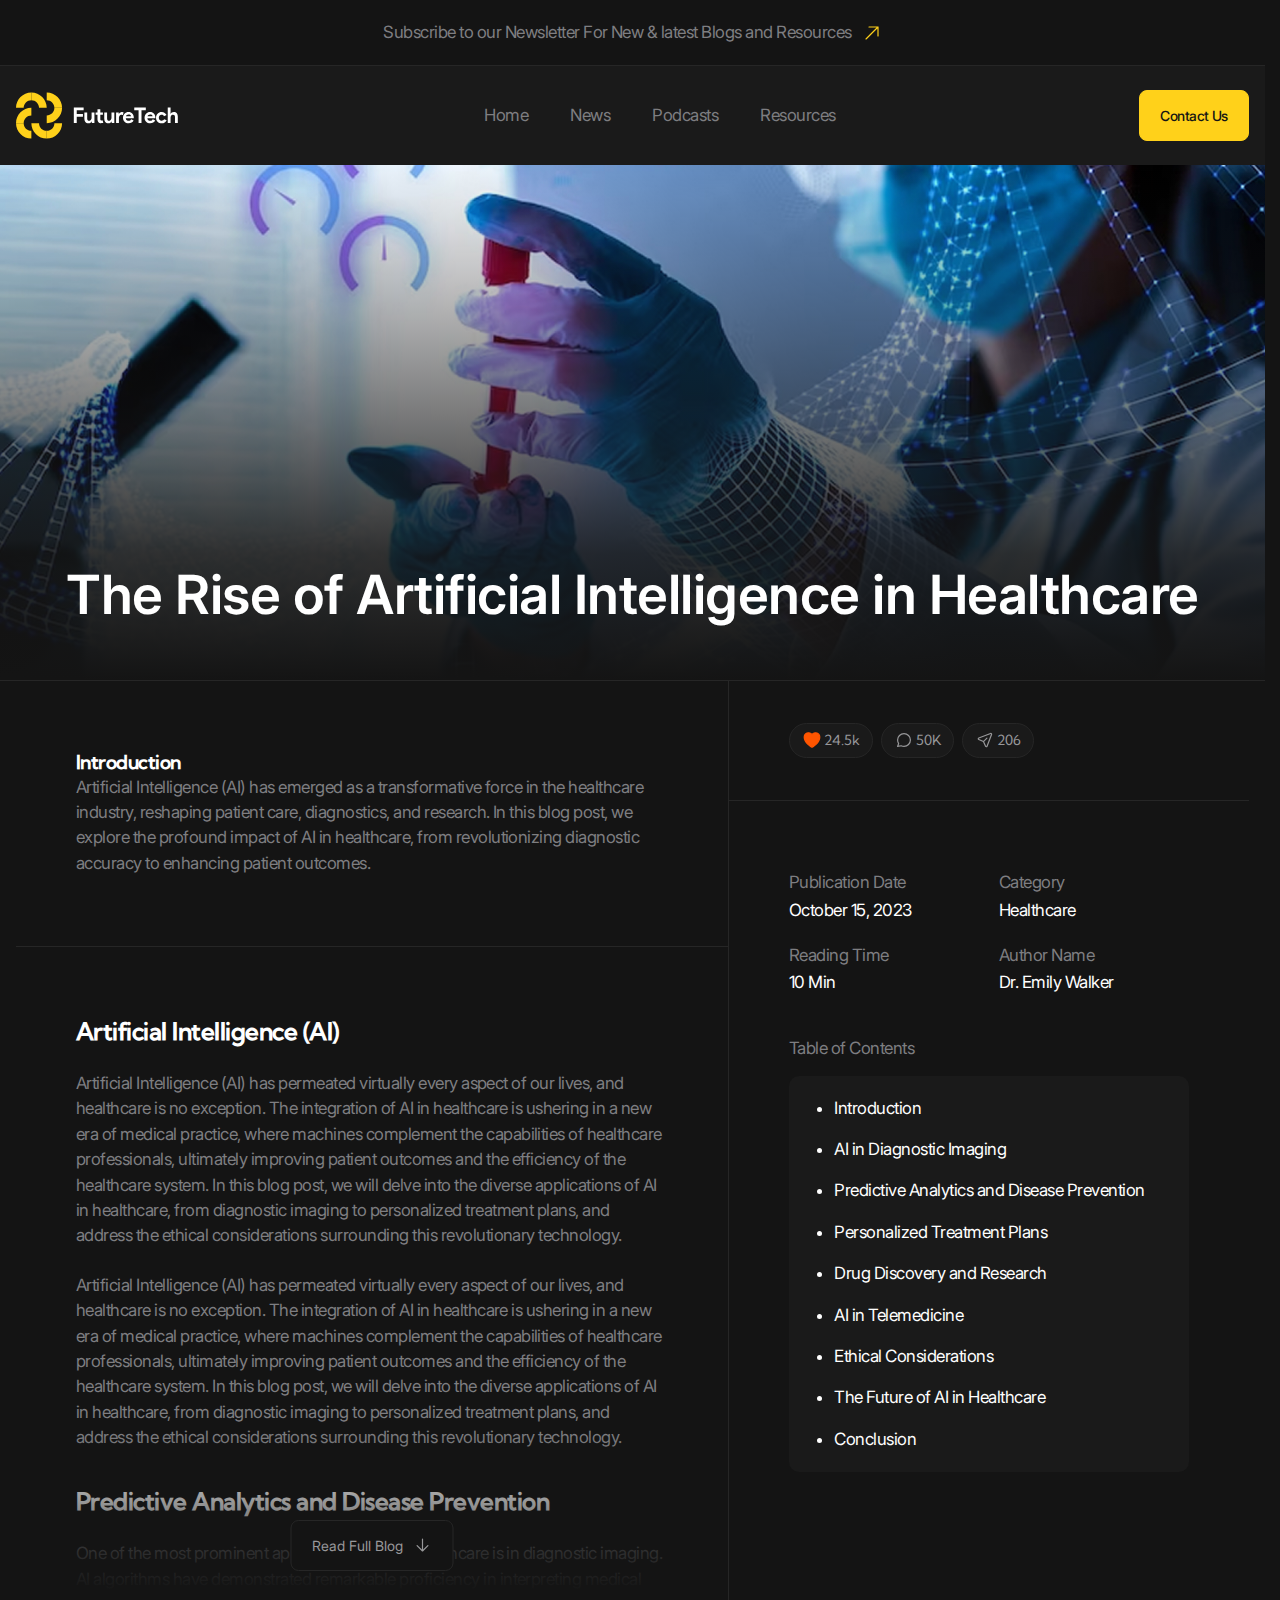
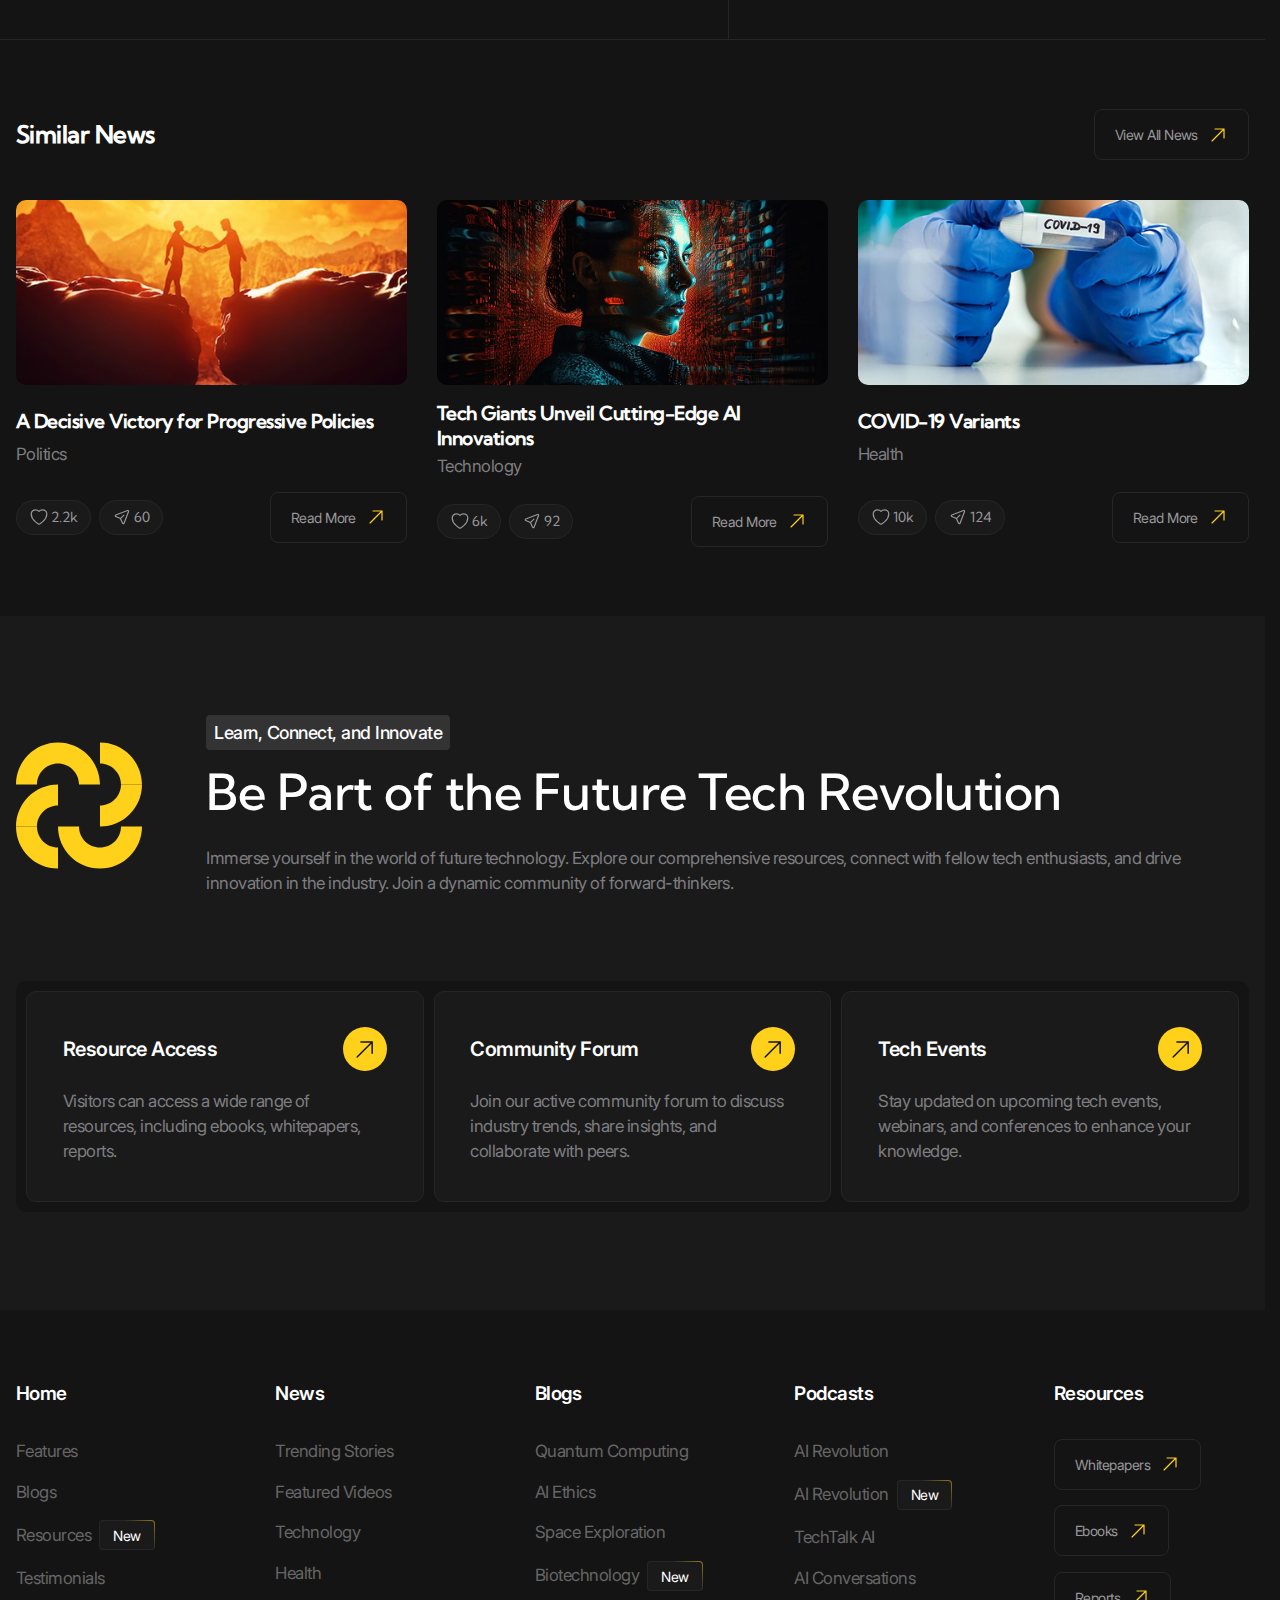
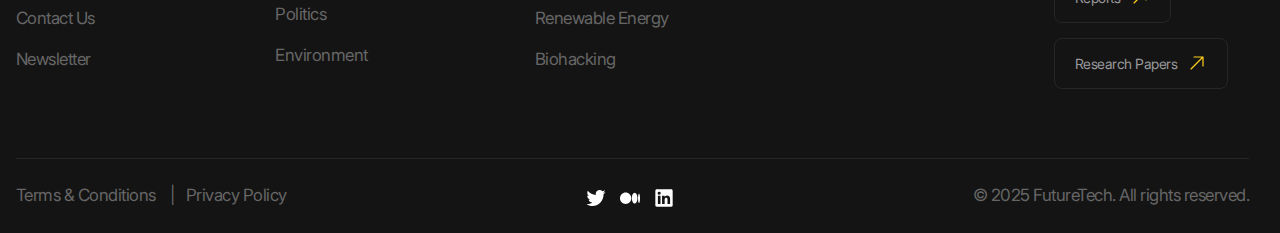
<file: blog.html>
<!DOCTYPE html>
<html lang="en">
<head>
   <meta charset="UTF-8">
   <meta name="viewport" 
         content="width=device-width, user-scalable=no, initial-scale=1.0, maximum-scale=1.0">
   <meta http-equiv="X-UA-Compatible" content="ie=edge">
   <title>Future Tech | Blog</title>
   <link rel="stylesheet" href="./styles/main.css" >
   <script src="scripts/main.js" type="module" defer></script>
</head>
<body>

   <header class="header" data-js-header>
   <div class="header__promo">
      <div class="header__promo-inner container">
         <a class="header__promo-link" href="/">
            <span class="icon icon--yellow-arrow">Subscribe to our Newsletter For New & latest Blogs and Resources</span>
         </a>
      </div>
   </div>
   <div class="header__body">
      <div class="header__body-inner container">
         <a 
            class="header__logo logo" 
            href="/"
            aria-label="Home"
            title="Home"
         >
            <img 
               class="logo__image"
               src="./images/logo.svg" 
               alt="" 
               width="179" height="50"
            >
         </a>
      <div class="header__overlay" data-js-header-overlay>
         <nav class="header__menu">
            <ul class="header__menu-list">
               <li class="header__menu_item">
                  <a class="header__menu-link" href="./index.html">Home</a>
               </li>
               <li class="header__menu-item">
                  <a class="header__menu-link" href="./news.html">News</a>
               </li>
               <li class="header__menu-item">
                  <a class="header__menu-link" href="./podcasts.html">Podcasts</a>
               </li>
               <li class="header__menu-item">
                  <a class="header__menu-link" href="./resources.html">Resources</a>
               </li>
            </ul>
         </nav>
         <a class="header__contact-us-link button button--accent" href="./contacts.html">
            Contact Us
         </a>
      </div>
         <button 
            class="header__burger-button burger-button visible-mobile"
            type="button"
            aria-label="Open menu"
            title="Open menu"
            data-js-header-burger-button
         >
            <span class="burger-button__line"></span>
            <span class="burger-button__line"></span>
            <span class="burger-button__line"></span>
         </button>
      </div>
   </div>
   </header>


   <main>
      <section class="blog-details" aria-labelledby="blog-details-title">
         <header 
            class="blog-details__banner"
            style="--bgImg: url('../../images/blog-details/banner.jpg')"
         >
            <div class="blog-details__banner-inner container">
               <h1 class="blog-details__title" id="blog-details-title">
                  The Rise of Artificial Intelligence in Healthcare
               </h1>
            </div>
         </header>
         <div class="blog-details__body">
            <div class="blog-details__body-inner container">
               <div class="blog-details__content">
                  <div class="blog-details__intro full-vw-line full-vw-line--bottom full-vw-line--left">
                     <h2 class="h6">Introduction</h2>
                     <p>Artificial Intelligence (AI) has emerged as a transformative force in the healthcare industry, reshaping patient care, diagnostics, and research. In this blog post, we explore the profound impact of AI in healthcare, from revolutionizing diagnostic accuracy to enhancing patient outcomes.</p>
                  </div>
                  <div class="blog-details__main expandable-content" data-js-expandable-content>
                     <h2 class="h4">Artificial Intelligence (AI)</h2>
                     <p>Artificial Intelligence (AI) has permeated virtually every aspect of our lives, and healthcare is no exception. The integration of AI in healthcare is ushering in a new era of medical practice, where machines complement the capabilities of healthcare professionals, ultimately improving patient outcomes and the efficiency of the healthcare system. In this blog post, we will delve into the diverse applications of AI in healthcare, from diagnostic imaging to personalized treatment plans, and address the ethical considerations surrounding this revolutionary technology.</p>
                     <p>Artificial Intelligence (AI) has permeated virtually every aspect of our lives, and healthcare is no exception. The integration of AI in healthcare is ushering in a new era of medical practice, where machines complement the capabilities of healthcare professionals, ultimately improving patient outcomes and the efficiency of the healthcare system. In this blog post, we will delve into the diverse applications of AI in healthcare, from diagnostic imaging to personalized treatment plans, and address the ethical considerations surrounding this revolutionary technology.</p>
                     <h2 class="h4">Predictive Analytics and Disease Prevention</h2>
                     <p>One of the most prominent applications of AI in healthcare is in diagnostic imaging. AI algorithms have demonstrated remarkable proficiency in interpreting medical images such as X-rays, MRIs, and CT scans. They can identify anomalies and deviations that might be overlooked by the human eye. This is particularly valuable in early disease detection. For instance, AI can aid radiologists in detecting minute irregularities in mammograms or identifying critical findings in chest X-rays, potentially indicative of life-threatening conditions.</p>
                     <p>One of the most prominent applications of AI in healthcare is in diagnostic imaging. AI algorithms have demonstrated remarkable proficiency in interpreting medical images such as X-rays, MRIs, and CT scans. They can identify anomalies and deviations that might be overlooked by the human eye. This is particularly valuable in early disease detection. For instance, AI can aid radiologists in detecting minute irregularities in mammograms or identifying critical findings in chest X-rays, potentially indicative of life-threatening conditions.</p>
                     <p>One of the most prominent applications of AI in healthcare is in diagnostic imaging. AI algorithms have demonstrated remarkable proficiency in interpreting medical images such as X-rays, MRIs, and CT scans. They can identify anomalies and deviations that might be overlooked by the human eye. This is particularly valuable in early disease detection. For instance, AI can aid radiologists in detecting minute irregularities in mammograms or identifying critical findings in chest X-rays, potentially indicative of life-threatening conditions.</p>
                     <p>One of the most prominent applications of AI in healthcare is in diagnostic imaging. AI algorithms have demonstrated remarkable proficiency in interpreting medical images such as X-rays, MRIs, and CT scans. They can identify anomalies and deviations that might be overlooked by the human eye. This is particularly valuable in early disease detection. For instance, AI can aid radiologists in detecting minute irregularities in mammograms or identifying critical findings in chest X-rays, potentially indicative of life-threatening conditions.</p>
                     <button 
                        class="blog-details__read-full-button button expandable-content__button"
                        type="button"
                        data-js-expandable-content-button
                     >
                        <span class="icon icon--gray-arrow-down">Read Full Blog</span>
                     </button>
                  </div>
               </div>
               <div class="blog-details__info">
                  <div class="blog-details__actions blog-actions full-vw-line full-vw-line--bottom full-vw-line--right">
                     <ul class="blog-actions__list">
                        <li class="blog-actions__item">
                           <button 
                              class="blog-actions__button is-active"
                              type="button"
                              aria-label="Dislike"
                              title="Dislike"
                           >
                              <span class="blog-actions__icon-wrapper">
                                 <svg width="24" height="25" viewBox="0 0 24 25" fill="none" xmlns="http://www.w3.org/2000/svg">
                                    <path d="M11.645 21.4107L11.6384 21.4071L11.6158 21.3949C11.5965 21.3844 11.5689 21.3693 11.5336 21.3496C11.4629 21.3101 11.3612 21.2524 11.233 21.1769C10.9765 21.0261 10.6132 20.8039 10.1785 20.515C9.31074 19.9381 8.15122 19.0901 6.9886 18.0063C4.68781 15.8615 2.25 12.6751 2.25 8.75C2.25 5.82194 4.7136 3.5 7.6875 3.5C9.43638 3.5 11.0023 4.29909 12 5.5516C12.9977 4.29909 14.5636 3.5 16.3125 3.5C19.2864 3.5 21.75 5.82194 21.75 8.75C21.75 12.6751 19.3122 15.8615 17.0114 18.0063C15.8488 19.0901 14.6893 19.9381 13.8215 20.515C13.3868 20.8039 13.0235 21.0261 12.767 21.1769C12.6388 21.2524 12.5371 21.3101 12.4664 21.3496C12.4311 21.3693 12.4035 21.3844 12.3842 21.3949L12.3616 21.4071L12.355 21.4107L12.3523 21.4121C12.1323 21.5289 11.8677 21.5289 11.6477 21.4121L11.645 21.4107Z" stroke="#666666" stroke-width="1.5" stroke-linejoin="round"/>
                                 </svg>
                              </span>
                              <span>24.5k</span>
                           </button>
                        </li>
                        <li class="blog-actions__item">
                           <button 
                              class="blog-actions__button"
                              type="button"
                              aria-label="Discuss"
                              title="Discuss"
                           >
                              <span class="blog-actions__icon-wrapper">
                                 <svg width="24" height="25" viewBox="0 0 24 25" fill="none" xmlns="http://www.w3.org/2000/svg">
                                    <path d="M8.48581 19.6888C9.54657 20.2083 10.7392 20.5 12 20.5C16.4183 20.5 20 16.9183 20 12.5C20 8.08172 16.4183 4.5 12 4.5C7.58172 4.5 4 8.08172 4 12.5C4 14.1401 4.49356 15.665 5.34026 16.9341M8.48581 19.6888L4 20.5L5.34026 16.9341M8.48581 19.6888L8.49231 19.6877M5.34026 16.9341L5.34154 16.9308" stroke="#666666" stroke-width="1.5" stroke-linecap="round" stroke-linejoin="round"/>
                                 </svg>
                              </span>
                              <span>50K</span>
                           </button>
                        </li>
                        <li class="blog-actions__item">
                           <button 
                              class="blog-actions__button"
                              type="button"
                              aria-label="Share"
                              title="Share"
                           >
                              <span class="blog-actions__icon-wrapper">
                                 <svg width="24" height="25" viewBox="0 0 24 25" fill="none" xmlns="http://www.w3.org/2000/svg">
                                    <path d="M10.0384 14.4616L4.1719 11.7951C3.36454 11.4281 3.39898 10.2697 4.22673 9.95134L18.8999 4.30781C19.7087 3.99675 20.5033 4.79139 20.1922 5.60013L14.5487 20.2733C14.2303 21.1011 13.072 21.1355 12.705 20.3281L10.0384 14.4616ZM10.0384 14.4616L14.4231 10.077" stroke="#666666" stroke-width="1.5" stroke-linecap="round" stroke-linejoin="round"/>
                                 </svg>
                              </span>
                              <span>206</span>
                           </button>
                        </li>
                     </ul>
                  </div>
                  <div class="blog-details__summary summary summary--2-cols">
                     <dl class="summary__list">
                        <div class="summary__item">
                           <dt class="summary__key">Publication Date</dt>
                           <dd class="summary__value"><time datetime="2023-10-15">October 15, 2023</time></dd>
                        </div>
                        <div class="summary__item">
                           <dt class="summary__key">Category</dt>
                           <dd class="summary__value">Healthcare</dd>
                        </div>
                        <div class="summary__item">
                           <dt class="summary__key">Reading Time</dt>
                           <dd class="summary__value">10 Min</dd>
                        </div>
                        <div class="summary__item">
                           <dt class="summary__key">Author Name</dt>
                           <dd class="summary__value">Dr. Emily Walker</dd>
                        </div>
                        <div class="summary__item summary__item--wide">
                           <dt class="summary__key">Table of Contents</dt>
                           <dd class="summary__value">
                              <div class="table-of-contents">
                                 <ul class="table-of-contents__list">
                                    <li class="table-of-contents__item">Introduction</li>
                                    <li class="table-of-contents__item">AI in Diagnostic Imaging</li>
                                    <li class="table-of-contents__item">Predictive Analytics and Disease Prevention</li>
                                    <li class="table-of-contents__item">Personalized Treatment Plans</li>
                                    <li class="table-of-contents__item">Drug Discovery and Research</li>
                                    <li class="table-of-contents__item">AI in Telemedicine</li>
                                    <li class="table-of-contents__item">Ethical Considerations</li>
                                    <li class="table-of-contents__item">The Future of AI in Healthcare</li>
                                    <li class="table-of-contents__item">Conclusion</li>
                                 </ul>
                              </div>
                           </dd>
                        </div>
                     </dl>
                  </div>
               </div>
            </div>
         </div>
         <div class="blog-details__news news container">
            <header class="news__header">
               <h2 class="h4 news__title">Similar News</h2>
               <a href="/" class="news__link button">
                  <span class="icon icon--yellow-arrow">View All News</span>
               </a>
            </header>
            <ul class="news__list">
               <li class="news__item">
                  <article class="news-card">
                     <img 
                        class="news-card__image"
                        src="./images/news/2.jpg" 
                        alt="" 
                        width="512" height="222" loading="lazy"
                     >
                     <div class="news-card__body">
                        <h2 class="news-card__title h6">A Decisive Victory for Progressive Policies</h2>
                        <div class="news-card__description">
                           <p>Politics</p>
                        </div>
                     </div>
                     <div class="news-card__controls">
                        <div class="news-card__actions blog-actions">
                           <ul class="blog-actions__list">
                              <li class="blog-actions__item">
                                 <button 
                                    class="blog-actions__button"
                                    type="button"
                                    aria-label="like"
                                    title="like"
                                 >
                                    <span class="blog-actions__icon-wrapper">
                                       <svg width="24" height="25" viewBox="0 0 24 25" fill="none" xmlns="http://www.w3.org/2000/svg">
                                          <path d="M11.645 21.4107L11.6384 21.4071L11.6158 21.3949C11.5965 21.3844 11.5689 21.3693 11.5336 21.3496C11.4629 21.3101 11.3612 21.2524 11.233 21.1769C10.9765 21.0261 10.6132 20.8039 10.1785 20.515C9.31074 19.9381 8.15122 19.0901 6.9886 18.0063C4.68781 15.8615 2.25 12.6751 2.25 8.75C2.25 5.82194 4.7136 3.5 7.6875 3.5C9.43638 3.5 11.0023 4.29909 12 5.5516C12.9977 4.29909 14.5636 3.5 16.3125 3.5C19.2864 3.5 21.75 5.82194 21.75 8.75C21.75 12.6751 19.3122 15.8615 17.0114 18.0063C15.8488 19.0901 14.6893 19.9381 13.8215 20.515C13.3868 20.8039 13.0235 21.0261 12.767 21.1769C12.6388 21.2524 12.5371 21.3101 12.4664 21.3496C12.4311 21.3693 12.4035 21.3844 12.3842 21.3949L12.3616 21.4071L12.355 21.4107L12.3523 21.4121C12.1323 21.5289 11.8677 21.5289 11.6477 21.4121L11.645 21.4107Z" stroke="#666666" stroke-width="1.5" stroke-linejoin="round"/>
                                       </svg>
                                    </span>
                                    <span>2.2k</span>
                                 </button>
                              </li>
                              <li class="blog-actions__item">
                                 <button 
                                    class="blog-actions__button"
                                    type="button"
                                    aria-label="Share"
                                    title="Share"
                                 >
                                    <span class="blog-actions__icon-wrapper">
                                       <svg width="24" height="25" viewBox="0 0 24 25" fill="none" xmlns="http://www.w3.org/2000/svg">
                                          <path d="M10.0384 14.4616L4.1719 11.7951C3.36454 11.4281 3.39898 10.2697 4.22673 9.95134L18.8999 4.30781C19.7087 3.99675 20.5033 4.79139 20.1922 5.60013L14.5487 20.2733C14.2303 21.1011 13.072 21.1355 12.705 20.3281L10.0384 14.4616ZM10.0384 14.4616L14.4231 10.077" stroke="#666666" stroke-width="1.5" stroke-linecap="round" stroke-linejoin="round"/>
                                       </svg>
                                    </span>
                                    <span>60</span>
                                 </button>
                              </li>
                           </ul>
                        </div>
                        <a href="/" class="news-card__link button">
                           <span class="icon icon--yellow-arrow">Read More</span>
                        </a>
                     </div>
                  </article>
               </li>

               <li class="news__item">
                  <article class="news-card">
                     <img 
                        class="news-card__image"
                        src="./images/news/3.jpg" 
                        alt="" 
                        width="512" height="222" loading="lazy"
                     >
                     <div class="news-card__body">
                        <h2 class="news-card__title h6">Tech Giants Unveil Cutting-Edge AI Innovations</h2>
                        <div class="news-card__description">
                           <p>Technology</p>
                        </div>
                     </div>
                     <div class="news-card__controls">
                        <div class="news-card__actions blog-actions">
                           <ul class="blog-actions__list">
                              <li class="blog-actions__item">
                                 <button 
                                    class="blog-actions__button"
                                    type="button"
                                    aria-label="like"
                                    title="like"
                                 >
                                    <span class="blog-actions__icon-wrapper">
                                       <svg width="24" height="25" viewBox="0 0 24 25" fill="none" xmlns="http://www.w3.org/2000/svg">
                                          <path d="M11.645 21.4107L11.6384 21.4071L11.6158 21.3949C11.5965 21.3844 11.5689 21.3693 11.5336 21.3496C11.4629 21.3101 11.3612 21.2524 11.233 21.1769C10.9765 21.0261 10.6132 20.8039 10.1785 20.515C9.31074 19.9381 8.15122 19.0901 6.9886 18.0063C4.68781 15.8615 2.25 12.6751 2.25 8.75C2.25 5.82194 4.7136 3.5 7.6875 3.5C9.43638 3.5 11.0023 4.29909 12 5.5516C12.9977 4.29909 14.5636 3.5 16.3125 3.5C19.2864 3.5 21.75 5.82194 21.75 8.75C21.75 12.6751 19.3122 15.8615 17.0114 18.0063C15.8488 19.0901 14.6893 19.9381 13.8215 20.515C13.3868 20.8039 13.0235 21.0261 12.767 21.1769C12.6388 21.2524 12.5371 21.3101 12.4664 21.3496C12.4311 21.3693 12.4035 21.3844 12.3842 21.3949L12.3616 21.4071L12.355 21.4107L12.3523 21.4121C12.1323 21.5289 11.8677 21.5289 11.6477 21.4121L11.645 21.4107Z" stroke="#666666" stroke-width="1.5" stroke-linejoin="round"/>
                                       </svg>
                                    </span>
                                    <span>6k</span>
                                 </button>
                              </li>
                              <li class="blog-actions__item">
                                 <button 
                                    class="blog-actions__button"
                                    type="button"
                                    aria-label="Share"
                                    title="Share"
                                 >
                                    <span class="blog-actions__icon-wrapper">
                                       <svg width="24" height="25" viewBox="0 0 24 25" fill="none" xmlns="http://www.w3.org/2000/svg">
                                          <path d="M10.0384 14.4616L4.1719 11.7951C3.36454 11.4281 3.39898 10.2697 4.22673 9.95134L18.8999 4.30781C19.7087 3.99675 20.5033 4.79139 20.1922 5.60013L14.5487 20.2733C14.2303 21.1011 13.072 21.1355 12.705 20.3281L10.0384 14.4616ZM10.0384 14.4616L14.4231 10.077" stroke="#666666" stroke-width="1.5" stroke-linecap="round" stroke-linejoin="round"/>
                                       </svg>
                                    </span>
                                    <span>92</span>
                                 </button>
                              </li>
                           </ul>
                        </div>
                        <a href="/" class="news-card__link button">
                           <span class="icon icon--yellow-arrow">Read More</span>
                        </a>
                     </div>
                  </article>
               </li>

               <li class="news__item">
                  <article class="news-card">
                     <img 
                        class="news-card__image"
                        src="./images/news/4.jpg" 
                        alt="" 
                        width="512" height="222" loading="lazy"
                     >
                     <div class="news-card__body">
                        <h2 class="news-card__title h6">COVID-19 Variants</h2>
                        <div class="news-card__description">
                           <p>Health</p>
                        </div>
                     </div>
                     <div class="news-card__controls">
                        <div class="news-card__actions blog-actions">
                           <ul class="blog-actions__list">
                              <li class="blog-actions__item">
                                 <button 
                                    class="blog-actions__button"
                                    type="button"
                                    aria-label="like"
                                    title="like"
                                 >
                                    <span class="blog-actions__icon-wrapper">
                                       <svg width="24" height="25" viewBox="0 0 24 25" fill="none" xmlns="http://www.w3.org/2000/svg">
                                          <path d="M11.645 21.4107L11.6384 21.4071L11.6158 21.3949C11.5965 21.3844 11.5689 21.3693 11.5336 21.3496C11.4629 21.3101 11.3612 21.2524 11.233 21.1769C10.9765 21.0261 10.6132 20.8039 10.1785 20.515C9.31074 19.9381 8.15122 19.0901 6.9886 18.0063C4.68781 15.8615 2.25 12.6751 2.25 8.75C2.25 5.82194 4.7136 3.5 7.6875 3.5C9.43638 3.5 11.0023 4.29909 12 5.5516C12.9977 4.29909 14.5636 3.5 16.3125 3.5C19.2864 3.5 21.75 5.82194 21.75 8.75C21.75 12.6751 19.3122 15.8615 17.0114 18.0063C15.8488 19.0901 14.6893 19.9381 13.8215 20.515C13.3868 20.8039 13.0235 21.0261 12.767 21.1769C12.6388 21.2524 12.5371 21.3101 12.4664 21.3496C12.4311 21.3693 12.4035 21.3844 12.3842 21.3949L12.3616 21.4071L12.355 21.4107L12.3523 21.4121C12.1323 21.5289 11.8677 21.5289 11.6477 21.4121L11.645 21.4107Z" stroke="#666666" stroke-width="1.5" stroke-linejoin="round"/>
                                       </svg>
                                    </span>
                                    <span>10k</span>
                                 </button>
                              </li>
                              <li class="blog-actions__item">
                                 <button 
                                    class="blog-actions__button"
                                    type="button"
                                    aria-label="Share"
                                    title="Share"
                                 >
                                    <span class="blog-actions__icon-wrapper">
                                       <svg width="24" height="25" viewBox="0 0 24 25" fill="none" xmlns="http://www.w3.org/2000/svg">
                                          <path d="M10.0384 14.4616L4.1719 11.7951C3.36454 11.4281 3.39898 10.2697 4.22673 9.95134L18.8999 4.30781C19.7087 3.99675 20.5033 4.79139 20.1922 5.60013L14.5487 20.2733C14.2303 21.1011 13.072 21.1355 12.705 20.3281L10.0384 14.4616ZM10.0384 14.4616L14.4231 10.077" stroke="#666666" stroke-width="1.5" stroke-linecap="round" stroke-linejoin="round"/>
                                       </svg>
                                    </span>
                                    <span>124</span>
                                 </button>
                              </li>
                           </ul>
                        </div>
                        <a href="/" class="news-card__link button">
                           <span class="icon icon--yellow-arrow">Read More</span>
                        </a>
                     </div>
                  </article>
               </li>
            </ul>
         </div>
      </section>

      <section class="about" aria-labelledby="about-title">
         <div class="about__inner container">
            <header class="about__header">
               <img 
               class="about__icon"
                  src="./images/about/icon.svg" 
                  alt="" 
                  width="150" height="150" loading="lazy"
               >
               <div class="about__info">
                  <p class="about__subtitle tag">Learn, Connect, and Innovate</p>
                  <h2 class="about__title" id="about-title">Be Part of the Future Tech Revolution</h2>
               </div>
               <div class="about__description">
                  <p>Immerse yourself in the world of future technology. Explore our comprehensive resources, connect with fellow tech enthusiasts, and drive innovation in the industry. Join a dynamic community of forward-thinkers.</p>
               </div>
            </header>
            <ul class="about__list">
               <li class="about__item">
                  <a href="/" class="about-card tile ">
                     <h3 class="about-card__title circle-icon">Resource Access</h3>
                     <div class="about-card__description">
                        <p>Visitors can access a wide range of resources, including ebooks, whitepapers, reports.</p>
                     </div>
                  </a>
               </li>
               <li class="about__item">
                  <a href="/" class="about-card tile">
                     <h3 class="about-card__title circle-icon">Community Forum</h3>
                     <div class="about-card__description">
                        <p>Join our active community forum to discuss industry trends, share insights, and collaborate with peers.</p>
                     </div>
                  </a>
               </li>
               <li class="about__item">
                  <a href="/" class="about-card tile">
                     <h3 class="about-card__title circle-icon">Tech Events</h3>
                     <div class="about-card__description">
                        <p>Stay updated on upcoming tech events, webinars, and conferences to enhance your knowledge.</p>
                     </div>
                  </a>
               </li>
            </ul>
         </div>
      </section>
   </main>


   <footer class="footer">
      <div class="footer__inner container">
         <div class="footer__body">
            <nav class="footer__menu">
               <div class="footer__menu-column">
                  <a class="footer__menu-main-link h6" href="/">Home</a>
                  <ul class="footer__menu-list">
                     <li class="footer__menu-item">
                        <a href="/" class="footer__menu-link">Features</a>
                     </li>
                     <li class="footer__menu-item">
                        <a href="/" class="footer__menu-link">Blogs</a>
                     </li>
                     <li class="footer__menu-item">
                        <a href="/" class="footer__menu-link">Resources</a>
                        <span class="badge">New</span>
                     </li>
                     <li class="footer__menu-item">
                        <a href="/" class="footer__menu-link">Testimonials</a>
                     </li>
                     <li class="footer__menu-item">
                        <a href="/" class="footer__menu-link">Contact Us</a>
                     </li>
                     <li class="footer__menu-item">
                        <a href="/" class="footer__menu-link">Newsletter</a>
                     </li>
                  </ul>
               </div>
               <div class="footer__menu-column">
                  <a class="footer__menu-main-link h6" href="/">News</a>
                  <ul class="footer__menu-list">
                     <li class="footer__menu-item">
                        <a href="/" class="footer__menu-link">Trending Stories</a>
                     </li>
                     <li class="footer__menu-item">
                        <a href="/" class="footer__menu-link">Featured Videos</a>
                     </li>
                     <li class="footer__menu-item">
                        <a href="/" class="footer__menu-link">Technology</a>
                     </li>
                     <li class="footer__menu-item">
                        <a href="/" class="footer__menu-link">Health</a>
                     </li>
                     <li class="footer__menu-item">
                        <a href="/" class="footer__menu-link">Politics</a>
                     </li>
                     <li class="footer__menu-item">
                        <a href="/" class="footer__menu-link">Environment</a>
                     </li>
                  </ul>
               </div>
               <div class="footer__menu-column">
                  <a class="footer__menu-main-link h6" href="/">Blogs</a>
                  <ul class="footer__menu-list">
                     <li class="footer__menu-item">
                        <a href="/" class="footer__menu-link">Quantum Computing</a>
                     </li>
                     <li class="footer__menu-item">
                        <a href="/" class="footer__menu-link">AI Ethics</a>
                     </li>
                     <li class="footer__menu-item">
                        <a href="/" class="footer__menu-link">Space Exploration</a>
                     </li>
                     <li class="footer__menu-item">
                        <a href="/" class="footer__menu-link">Biotechnology</a>
                        <span class="badge">New</span>
                     </li>
                     <li class="footer__menu-item">
                        <a href="/" class="footer__menu-link">Renewable Energy</a>
                     </li>
                     <li class="footer__menu-item">
                        <a href="/" class="footer__menu-link">Biohacking</a>
                     </li>
                  </ul>
               </div>
               <div class="footer__menu-column">
                  <a class="footer__menu-main-link h6" href="/">Podcasts</a>
                  <ul class="footer__menu-list">
                     <li class="footer__menu-item">
                        <a href="/" class="footer__menu-link">AI Revolution</a>
                     </li>
                     <li class="footer__menu-item">
                        <a href="/" class="footer__menu-link">AI Revolution</a>
                        <span class="badge">New</span>
                     </li>
                     <li class="footer__menu-item">
                        <a href="/" class="footer__menu-link">TechTalk AI</a>
                     </li>
                     <li class="footer__menu-item">
                        <a href="/" class="footer__menu-link">AI Conversations</a>
                     </li>
                  </ul>
               </div>
               <div class="footer__menu-column">
                  <a class="footer__menu-main-link h6" href="/">Resources</a>
                  <ul class="footer__menu-list">
                     <li class="footer__menu-item">
                        <a href="/" class="footer__menu-link button">
                           <span class="icon icon--yellow-arrow">Whitepapers</span>
                        </a>
                     </li>
                     <li class="footer__menu-item">
                        <a href="/" class="footer__menu-link button">
                           <span class="icon icon--yellow-arrow">Ebooks</span>
                        </a>
                     </li>
                     <li class="footer__menu-item">
                        <a href="/" class="footer__menu-link button">
                           <span class="icon icon--yellow-arrow">Reports</span>
                        </a>
                     </li>
                     <li class="footer__menu-item">
                        <a href="/" class="footer__menu-link button">
                           <span class="icon icon--yellow-arrow">Research Papers</span>
                        </a>
                     </li>
                  </ul>
               </div>
            </nav>
         </div>
         <div class="footer__extra">
            <div class="footer__extra-menu">
               <ul class="footer__extra-menu-list">
                  <li class="footer__extra-menu-item">
                     <a href="/" class="footer__extra-menu-link">Terms & Conditions</a>
                  </li>
                  <li class="footer__extra-menu-item">
                     <a href="/" class="footer__extra-menu-link">Privacy Policy</a>
                  </li>
               </ul>
            </div>
            <div class="footer__soc1als soc1als">
               <ul class="soc1als__list">
                  <li class="soc1als__item">
                     <a 
                     href="/" 
                     class="soc1als__link" 
                     target="_blank"
                     aria-label="Twitter"
                     title="Twitter"
                     >
                     <svg width="24" height="24" viewBox="0 0 24 24" fill="none" xmlns="http://www.w3.org/2000/svg">
                        <path d="M21.0571 7.18114C21.0664 7.39235 21.0664 7.59395 21.0664 7.80515C21.0756 14.2084 16.3712 21.6004 7.76793 21.6004C5.23048 21.6004 2.73933 20.842 0.600098 19.4212C0.970528 19.4692 1.34096 19.4884 1.71139 19.4884C3.81358 19.4884 5.86021 18.7588 7.51789 17.4052C5.51756 17.3668 3.75802 16.0132 3.14681 14.0356C3.85063 14.1796 4.57296 14.1508 5.25826 13.9492C3.08198 13.5076 1.51691 11.5204 1.50765 9.20675C1.50765 9.18755 1.50765 9.16835 1.50765 9.14915C2.15591 9.52355 2.88751 9.73475 3.62837 9.75395C1.58174 8.33315 0.942746 5.50114 2.18369 3.28353C4.5637 6.31714 8.06427 8.15075 11.8241 8.35235C11.4445 6.67234 11.9631 4.90594 13.1762 3.71553C15.0561 1.88193 18.0196 1.97793 19.7977 3.92673C20.8441 3.71553 21.8535 3.31233 22.7704 2.74593C22.4185 3.86913 21.6869 4.81954 20.7145 5.42434C21.6406 5.30914 22.5481 5.04994 23.4001 4.66594C22.7704 5.64514 21.9739 6.48994 21.0571 7.18114Z" fill="white"/>
                     </svg>
                     </a>
                  </li>
                  <li class="soc1als__item">
                     <a 
                     href="/" 
                     class="soc1als__link" 
                     target="_blank"
                     aria-label="Medium"
                     title="Medium"
                     >
                     <svg width="24" height="24" viewBox="0 0 24 24" fill="none" xmlns="http://www.w3.org/2000/svg">
                        <path d="M13.5374 12.2281C13.5374 15.9988 10.5069 19.0556 6.76883 19.0556C3.03073 19.0556 0 15.9981 0 12.2281C0 8.45806 3.0305 5.40039 6.76883 5.40039C10.5072 5.40039 13.5374 8.45737 13.5374 12.2281Z" fill="white"/>
                        <path d="M20.9627 12.2285C20.9627 15.7778 19.4474 18.6563 17.5783 18.6563C15.7091 18.6563 14.1938 15.7778 14.1938 12.2285C14.1938 8.67922 15.7089 5.80078 17.578 5.80078C19.4472 5.80078 20.9625 8.67829 20.9625 12.2285" fill="white"/>
                        <path d="M24 12.228C24 15.4073 23.4672 17.9862 22.8097 17.9862C22.1522 17.9862 21.6196 15.408 21.6196 12.228C21.6196 9.04797 22.1525 6.46973 22.8097 6.46973C23.467 6.46973 24 9.04774 24 12.228Z" fill="white"/>
                     </svg>
                     </a>
                  </li>
                  <li class="soc1als__item">
                     <a 
                     href="/" 
                     class="soc1als__link" 
                     target="_blank"
                     aria-label="LinkedIn"
                     title="LinkedIn"
                     >
                     <svg width="24" height="24" viewBox="0 0 24 24" fill="none" xmlns="http://www.w3.org/2000/svg">
                        <path d="M20.8647 1.59961H3.13554C2.72832 1.59961 2.33777 1.76138 2.04982 2.04933C1.76187 2.33728 1.6001 2.72783 1.6001 3.13505V20.8642C1.6001 21.2714 1.76187 21.6619 2.04982 21.9499C2.33777 22.2378 2.72832 22.3996 3.13554 22.3996H20.8647C21.2719 22.3996 21.6624 22.2378 21.9504 21.9499C22.2383 21.6619 22.4001 21.2714 22.4001 20.8642V3.13505C22.4001 2.72783 22.2383 2.33728 21.9504 2.04933C21.6624 1.76138 21.2719 1.59961 20.8647 1.59961ZM7.79965 19.3186H4.67243V9.38516H7.79965V19.3186ZM6.23388 8.00861C5.87915 8.00661 5.53296 7.89958 5.239 7.70102C4.94504 7.50246 4.71649 7.22127 4.58219 6.89294C4.44789 6.56461 4.41386 6.20386 4.48439 5.8562C4.55492 5.50855 4.72686 5.18958 4.9785 4.93955C5.23014 4.68952 5.5502 4.51964 5.8983 4.45134C6.2464 4.38304 6.60693 4.41939 6.93439 4.5558C7.26185 4.6922 7.54156 4.92255 7.73823 5.21778C7.9349 5.51301 8.03971 5.85988 8.03943 6.21461C8.04278 6.45211 7.99827 6.68784 7.90857 6.90777C7.81887 7.1277 7.68582 7.32732 7.51733 7.49473C7.34884 7.66215 7.14837 7.79392 6.92787 7.88221C6.70736 7.97049 6.47134 8.01348 6.23388 8.00861ZM19.3263 19.3273H16.2005V13.9005C16.2005 12.3001 15.5202 11.8061 14.642 11.8061C13.7147 11.8061 12.8047 12.5052 12.8047 13.9409V19.3273H9.67743V9.39239H12.6848V10.7689H12.7252C13.0271 10.1579 14.0844 9.11361 15.6979 9.11361C17.4428 9.11361 19.3278 10.1493 19.3278 13.1826L19.3263 19.3273Z" fill="white"/>
                     </svg>
                     </a>
                  </li>

               </ul>
            </div>
            <p class="footer__copyright">© <time datetime="2025">2025</time> FutureTech. All rights reserved.</p>
         </div>
      </div>
   </footer>
</body>
</html>
</file>
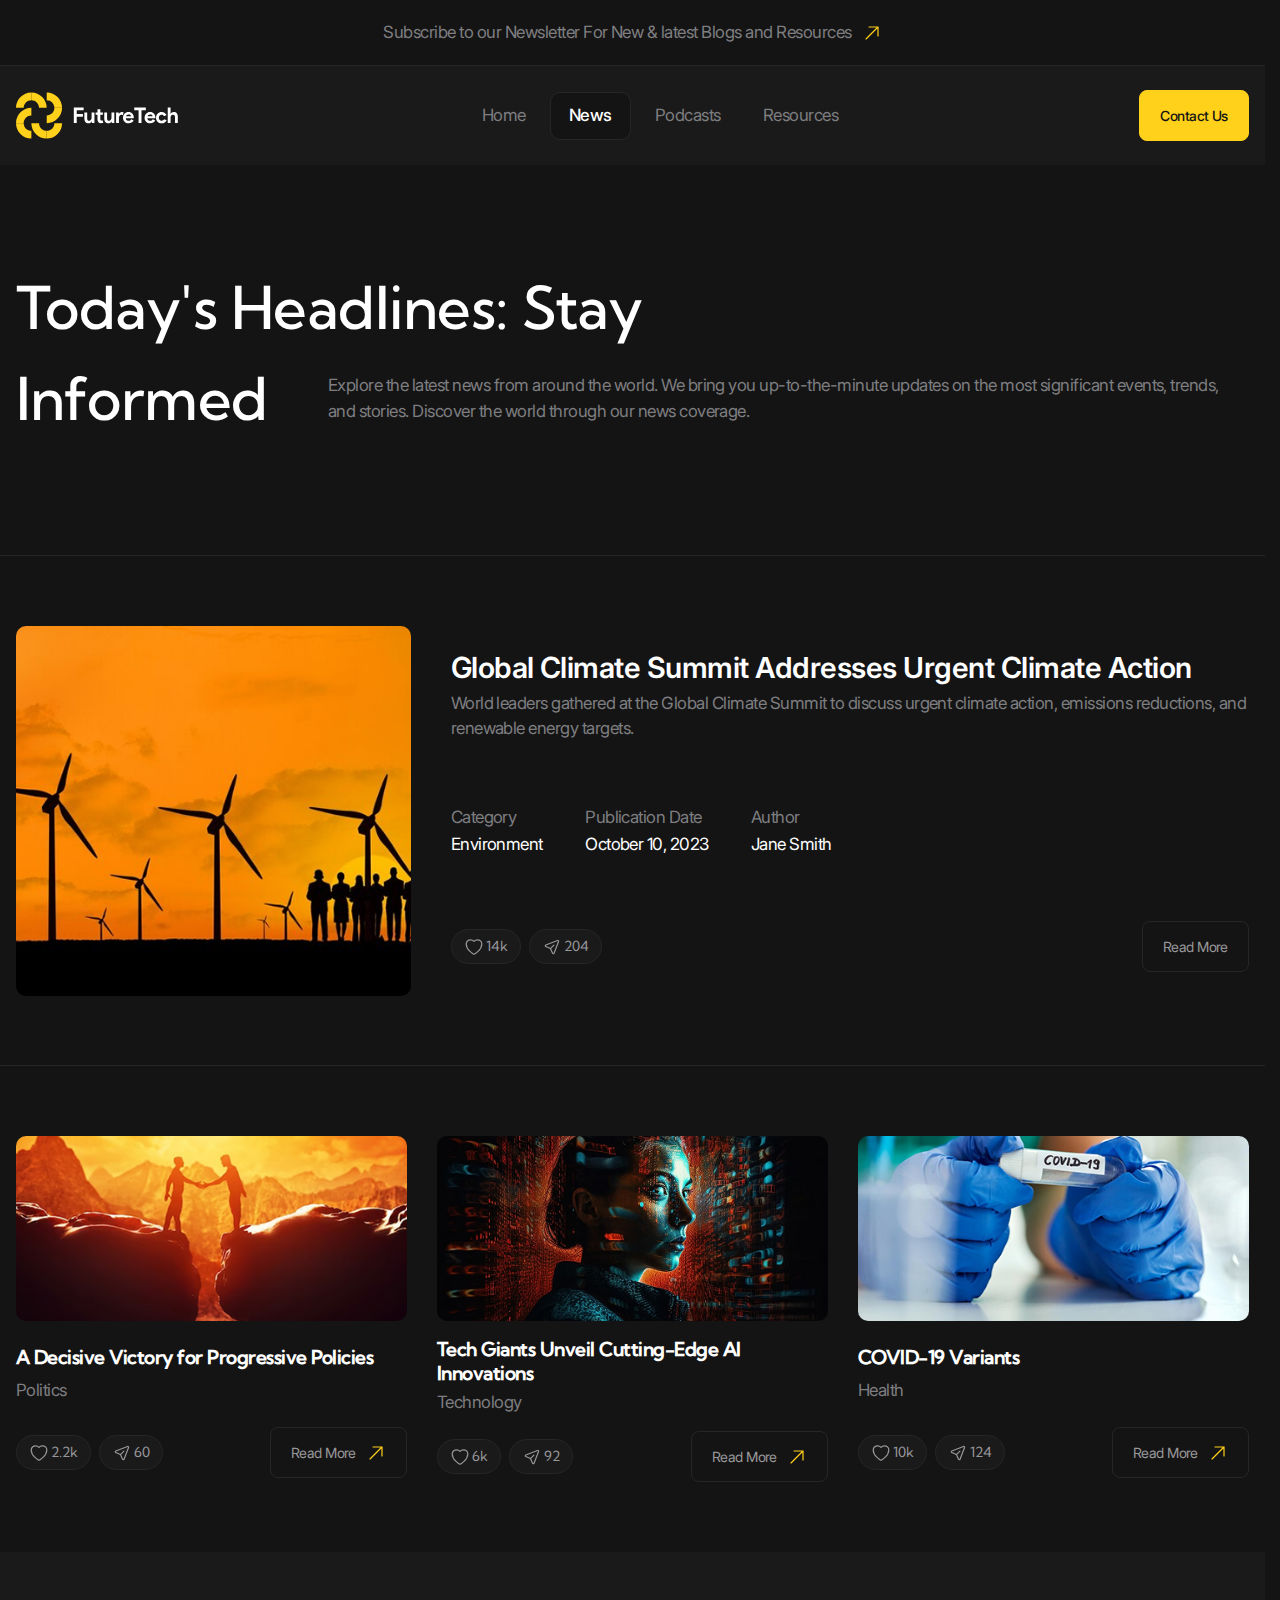
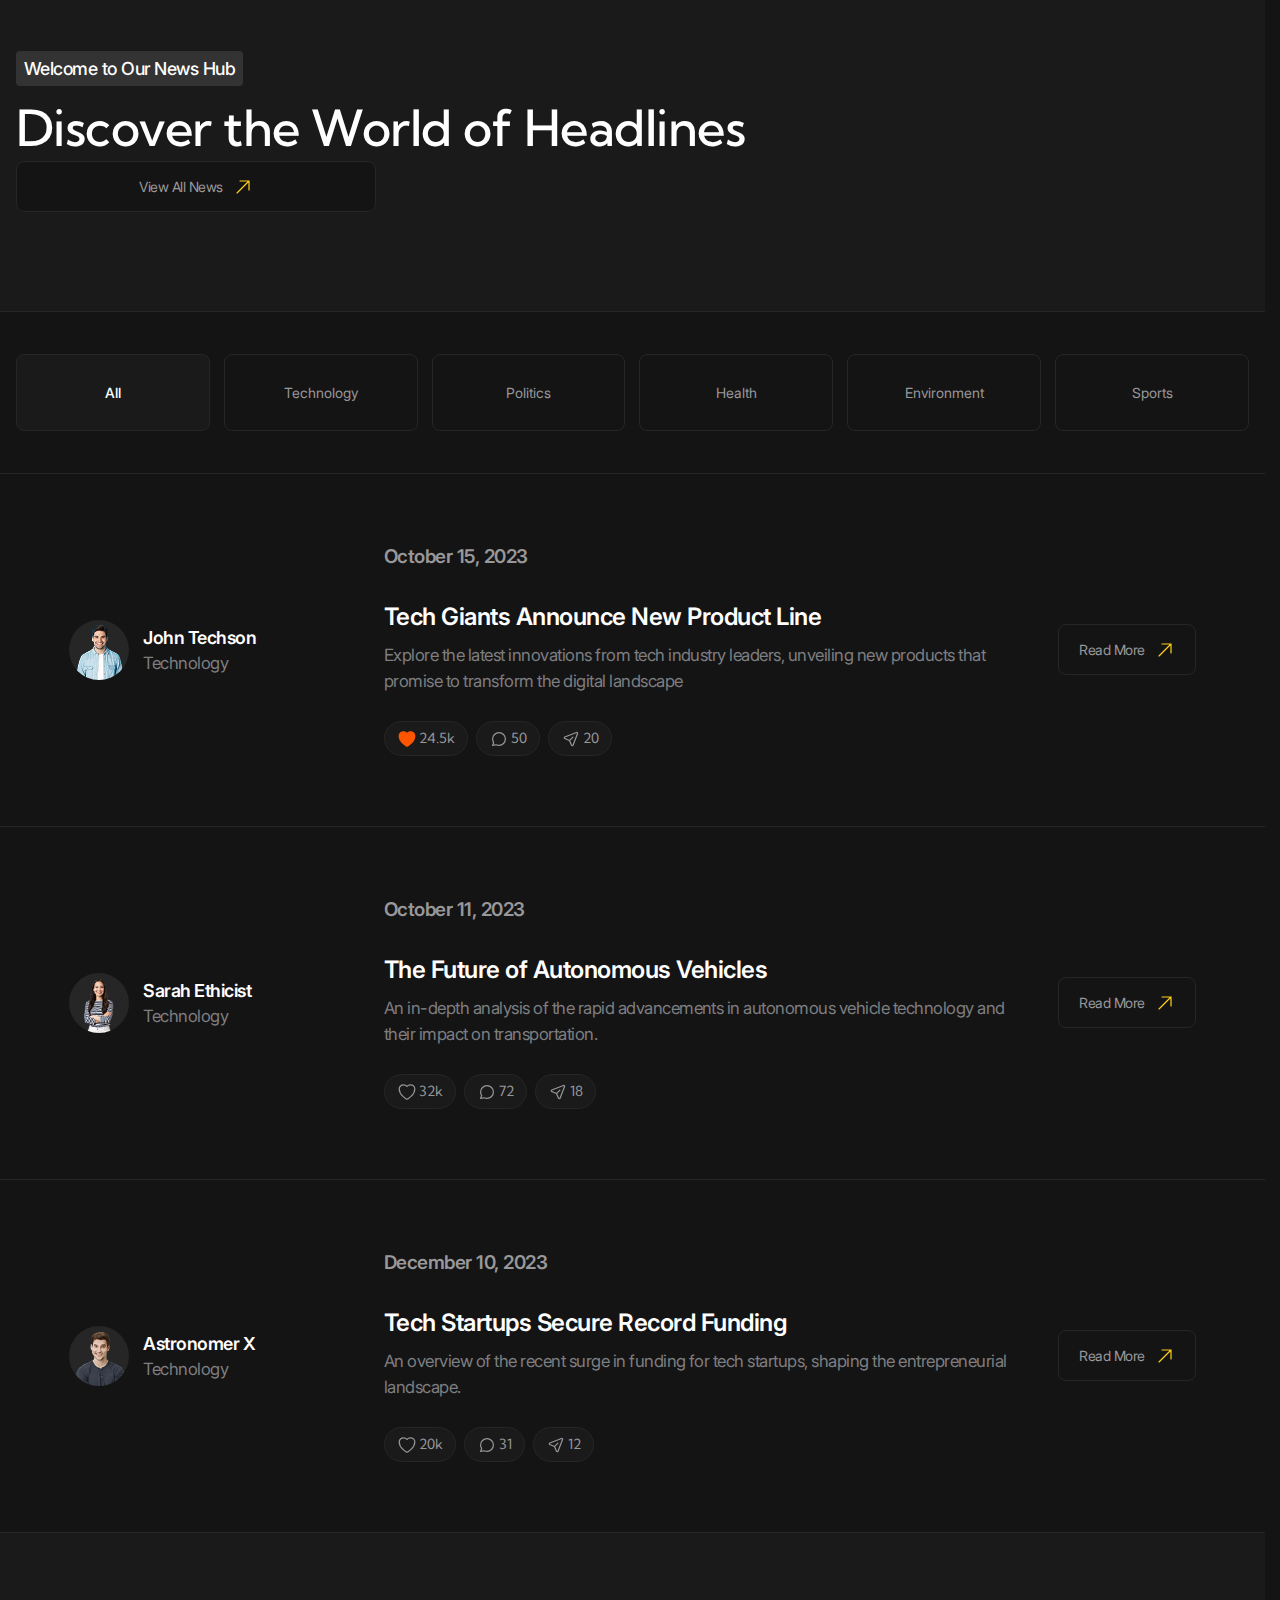
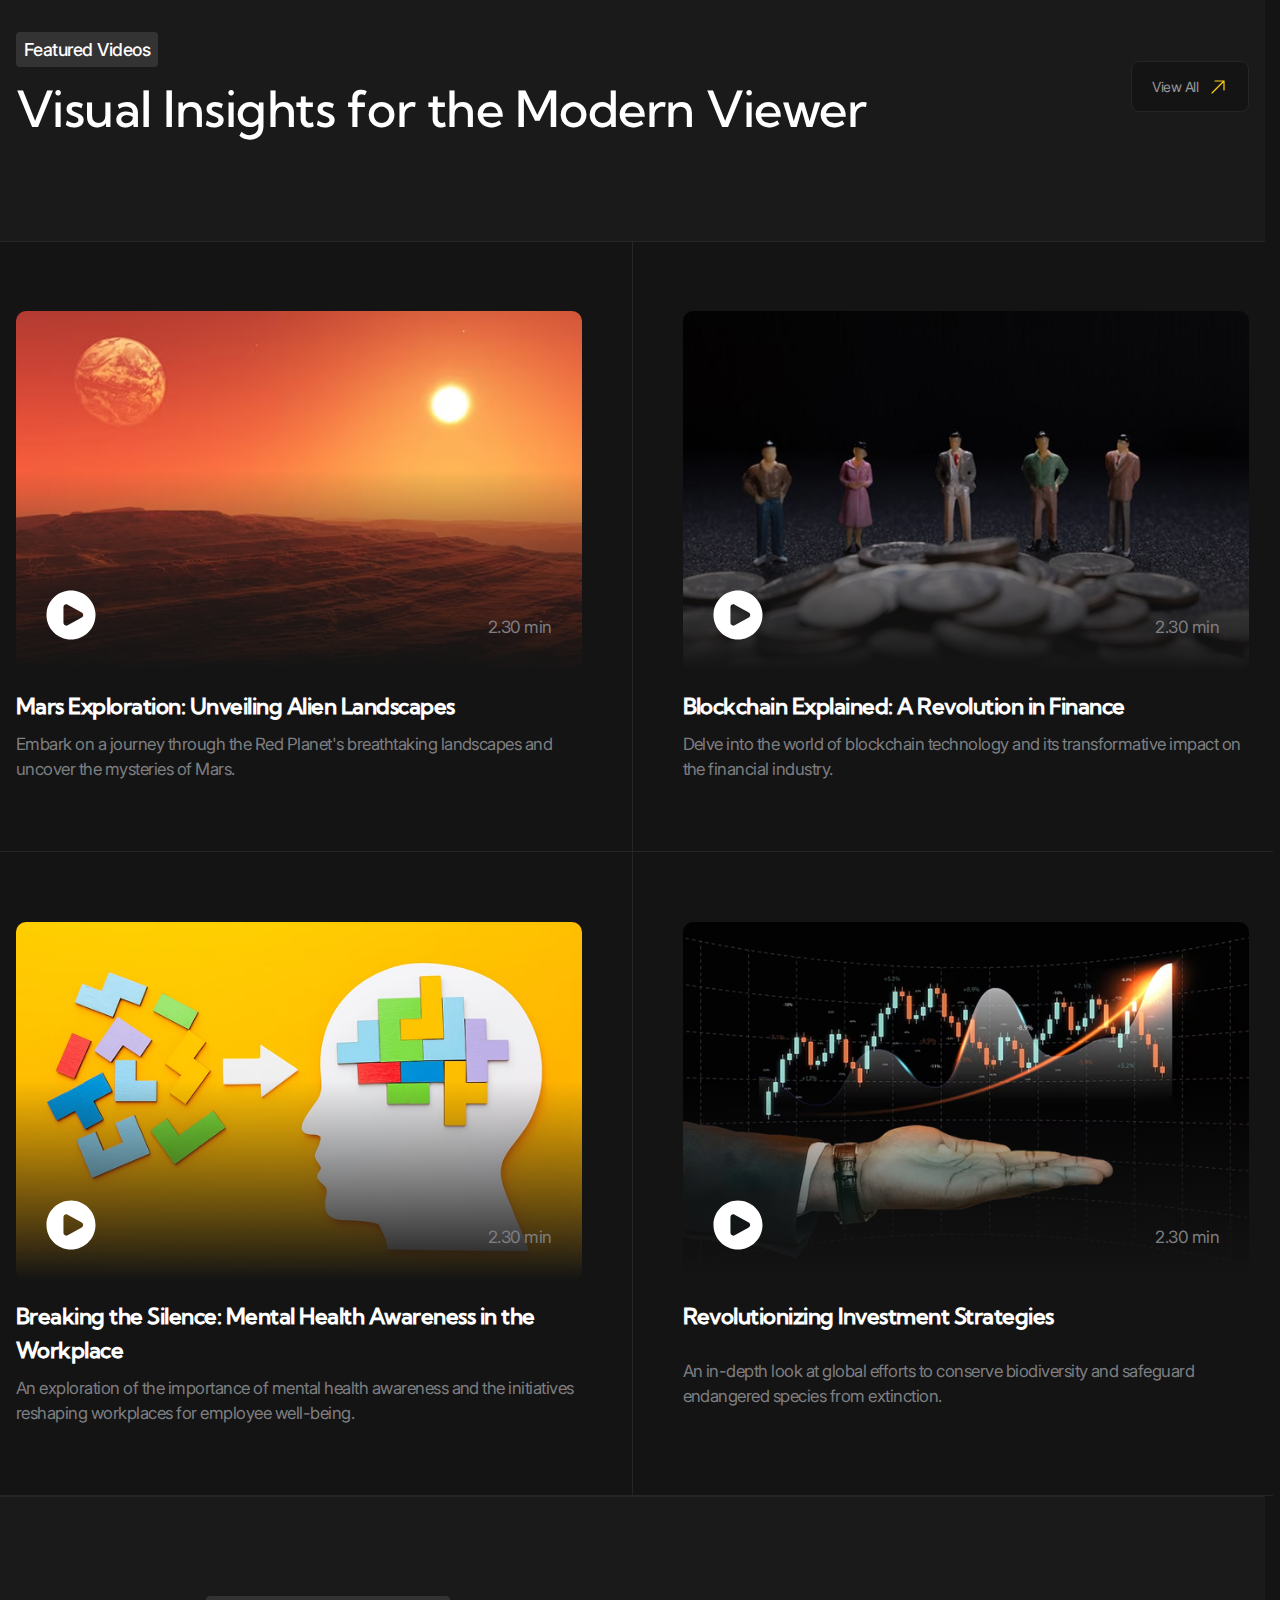
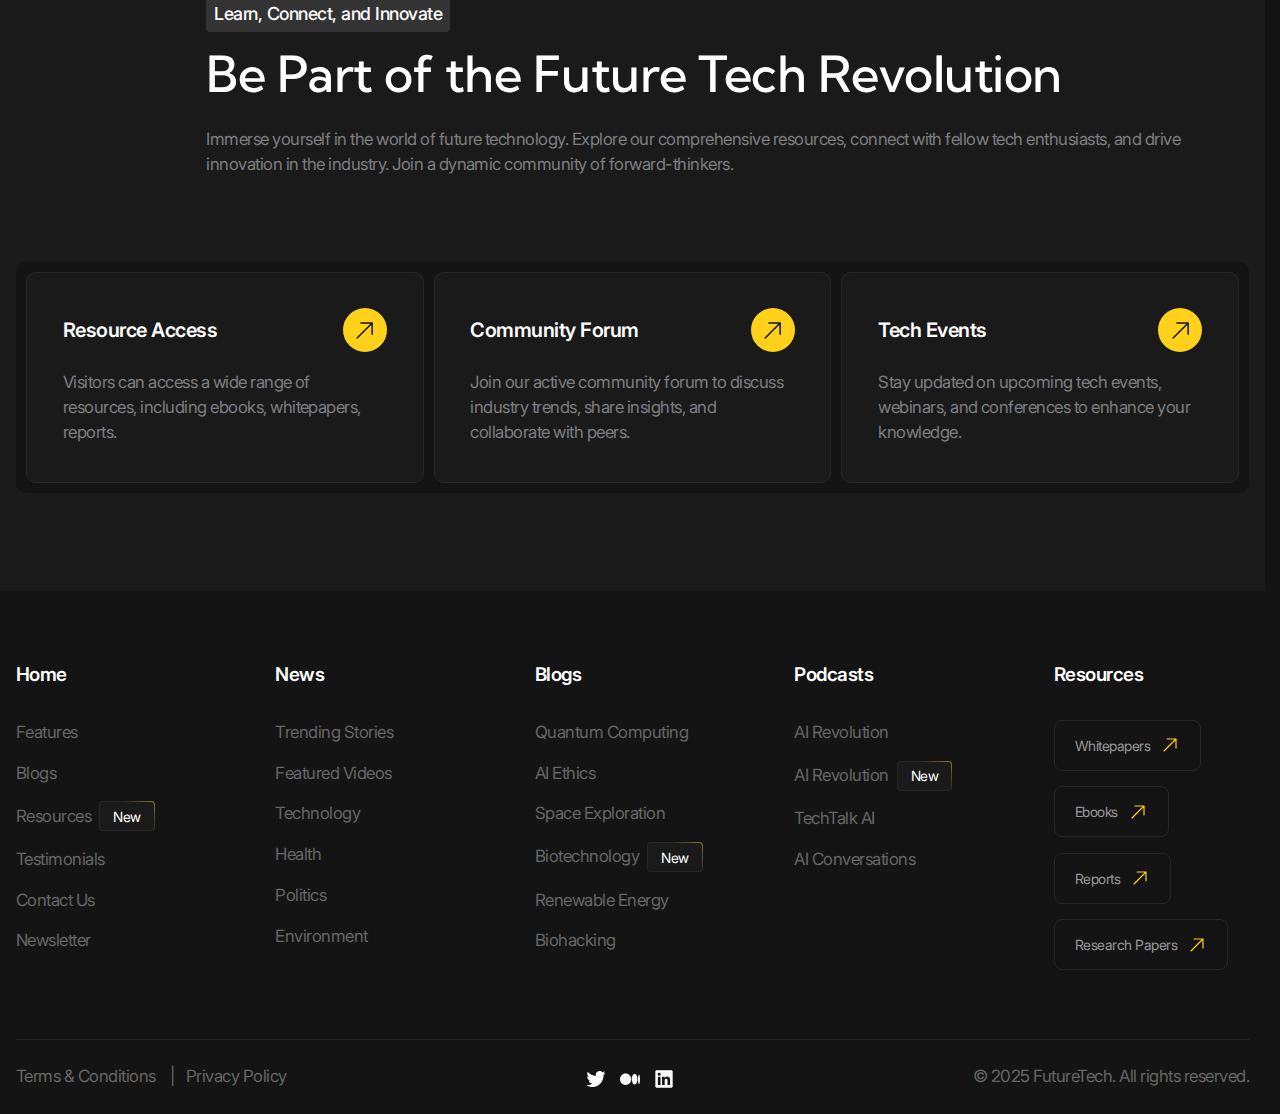
<file: news.html>
<!DOCTYPE html>
<html lang="en">
<head>
   <meta charset="UTF-8">
   <meta name="viewport" 
         content="width=device-width, user-scalable=no, initial-scale=1.0, maximum-scale=1.0">
   <meta http-equiv="X-UA-Compatible" content="ie=edge">
   <title>Future Tech | News</title>
   <link rel="stylesheet" href="./styles/main.css" >
   <script src="scripts/main.js" type="module" defer></script>
</head>
<body>

   <header class="header" data-js-header>
   <div class="header__promo">
      <div class="header__promo-inner container">
         <a class="header__promo-link" href="/">
            <span class="icon icon--yellow-arrow">Subscribe to our Newsletter For New & latest Blogs and Resources</span>
         </a>
      </div>
   </div>
   <div class="header__body">
      <div class="header__body-inner container">
         <a 
            class="header__logo logo" 
            href="/"
            aria-label="Home"
            title="Home"
         >
            <img 
               class="logo__image"
               src="./images/logo.svg" 
               alt="" 
               width="179" height="50"
            >
         </a>
      <div class="header__overlay" data-js-header-overlay>
         <nav class="header__menu">
            <ul class="header__menu-list">
               <li class="header__menu_item">
                  <a class="header__menu-link" href="./index.html">Home</a>
               </li>
               <li class="header__menu-item">
                  <a class="header__menu-link is-active" href="./news.html">News</a>
               </li>
               <li class="header__menu-item">
                  <a class="header__menu-link" href="./podcasts.html">Podcasts</a>
               </li>
               <li class="header__menu-item">
                  <a class="header__menu-link" href="./resources.html">Resources</a>
               </li>
            </ul>
         </nav>
         <a class="header__contact-us-link button button--accent" href="./contacts.html">
            Contact Us
         </a>
      </div>
         <button 
            class="header__burger-button burger-button visible-mobile"
            type="button"
            aria-label="Open menu"
            title="Open menu"
            data-js-header-burger-button
         >
            <span class="burger-button__line"></span>
            <span class="burger-button__line"></span>
            <span class="burger-button__line"></span>
         </button>
      </div>
   </div>
   </header>


   <main>
      <section class="hero-alt" aria-labelledby="news-title">
         <header class="hero-alt__header">
            <div class="hero-alt__header-inner container">
               <h1 class="hero-alt__title" id="news-title">
                  Today's Headlines: Stay <span class="hero-alt__title-hidden-part">Informed</span>
               </h1>
               <p class="hero-alt__subtitle h1 hidden-mobile" aria-hidden="true">
                  Informed
               </p>
               <p class="hero-alt__description">Explore the latest news from around the world. We bring you up-to-the-minute updates on the most significant events, trends, and stories. Discover the world through our news coverage.</p>
            </div>
         </header>
         <div class="hero-alt__body">
            <ul class="list">
               <li class="list__item">
                  <article class="news-card container">
                     <img 
                        class="news-card__image"
                        src="./images/news/1.jpg" 
                        alt="" 
                        width="515" height="427" loading="lazy"
                     >
                     <div class="news-card__body">
                        <h2 class="news-card__title">Global Climate Summit Addresses Urgent Climate Action</h2>
                        <div class="news-card__description">
                           <p>World leaders gathered at the Global Climate Summit to discuss urgent climate action, emissions reductions, and renewable energy targets.</p>
                        </div>
                     </div>
                     <div class="news-card__summary summary">
                        <dl class="summary__list">
                           <div class="summary__item">
                              <dt class="summary__key">Category</dt>
                              <dd class="summary__value">Environment</dd>
                           </div>
                           <div class="summary__item">
                              <dt class="summary__key">Publication Date</dt>
                              <dd class="summary__value">
                                 <time datetime="2023-10-10">October 10, 2023</time>
                              </dd>
                           </div>
                           <div class="summary__item">
                              <dt class="summary__key">Author</dt>
                              <dd class="summary__value">Jane Smith</dd>
                           </div>
                        </dl>
                     </div>
                     <div class="news-card__controls">

                        <div class="news-card__actions blog-actions">
                           <ul class="blog-actions__list">
                              <li class="blog-actions__item">
                                 <button 
                                    class="blog-actions__button"
                                    type="button"
                                    aria-label="like"
                                    title="like"
                                 >
                                    <span class="blog-actions__icon-wrapper">
                                       <svg width="24" height="25" viewBox="0 0 24 25" fill="none" xmlns="http://www.w3.org/2000/svg">
                                          <path d="M11.645 21.4107L11.6384 21.4071L11.6158 21.3949C11.5965 21.3844 11.5689 21.3693 11.5336 21.3496C11.4629 21.3101 11.3612 21.2524 11.233 21.1769C10.9765 21.0261 10.6132 20.8039 10.1785 20.515C9.31074 19.9381 8.15122 19.0901 6.9886 18.0063C4.68781 15.8615 2.25 12.6751 2.25 8.75C2.25 5.82194 4.7136 3.5 7.6875 3.5C9.43638 3.5 11.0023 4.29909 12 5.5516C12.9977 4.29909 14.5636 3.5 16.3125 3.5C19.2864 3.5 21.75 5.82194 21.75 8.75C21.75 12.6751 19.3122 15.8615 17.0114 18.0063C15.8488 19.0901 14.6893 19.9381 13.8215 20.515C13.3868 20.8039 13.0235 21.0261 12.767 21.1769C12.6388 21.2524 12.5371 21.3101 12.4664 21.3496C12.4311 21.3693 12.4035 21.3844 12.3842 21.3949L12.3616 21.4071L12.355 21.4107L12.3523 21.4121C12.1323 21.5289 11.8677 21.5289 11.6477 21.4121L11.645 21.4107Z" stroke="#666666" stroke-width="1.5" stroke-linejoin="round"/>
                                       </svg>
                                    </span>
                                    <span>14k</span>
                                 </button>
                              </li>
                              <li class="blog-actions__item">
                                 <button 
                                    class="blog-actions__button"
                                    type="button"
                                    aria-label="Share"
                                    title="Share"
                                 >
                                    <span class="blog-actions__icon-wrapper">
                                       <svg width="24" height="25" viewBox="0 0 24 25" fill="none" xmlns="http://www.w3.org/2000/svg">
                                          <path d="M10.0384 14.4616L4.1719 11.7951C3.36454 11.4281 3.39898 10.2697 4.22673 9.95134L18.8999 4.30781C19.7087 3.99675 20.5033 4.79139 20.1922 5.60013L14.5487 20.2733C14.2303 21.1011 13.072 21.1355 12.705 20.3281L10.0384 14.4616ZM10.0384 14.4616L14.4231 10.077" stroke="#666666" stroke-width="1.5" stroke-linecap="round" stroke-linejoin="round"/>
                                       </svg>
                                    </span>
                                    <span>204</span>
                                 </button>
                              </li>
                           </ul>
                        </div>

                        <a href="/" class="news-card__link button">Read More</a>
                     </div>
                  </article>
               </li>
               <li class="list__item">
                  <div class="news container">
                     <ul class="news__list">
                        <li class="news__item">
                           <article class="news-card">
                              <img 
                                 class="news-card__image"
                                 src="./images/news/2.jpg" 
                                 alt="" 
                                 width="512" height="222" loading="lazy"
                              >
                              <div class="news-card__body">
                                 <h2 class="news-card__title h6">A Decisive Victory for Progressive Policies</h2>
                                 <div class="news-card__description">
                                    <p>Politics</p>
                                 </div>
                              </div>
                              <div class="news-card__controls">
                                 <div class="news-card__actions blog-actions">
                                    <ul class="blog-actions__list">
                                       <li class="blog-actions__item">
                                          <button 
                                             class="blog-actions__button"
                                             type="button"
                                             aria-label="like"
                                             title="like"
                                          >
                                             <span class="blog-actions__icon-wrapper">
                                                <svg width="24" height="25" viewBox="0 0 24 25" fill="none" xmlns="http://www.w3.org/2000/svg">
                                                   <path d="M11.645 21.4107L11.6384 21.4071L11.6158 21.3949C11.5965 21.3844 11.5689 21.3693 11.5336 21.3496C11.4629 21.3101 11.3612 21.2524 11.233 21.1769C10.9765 21.0261 10.6132 20.8039 10.1785 20.515C9.31074 19.9381 8.15122 19.0901 6.9886 18.0063C4.68781 15.8615 2.25 12.6751 2.25 8.75C2.25 5.82194 4.7136 3.5 7.6875 3.5C9.43638 3.5 11.0023 4.29909 12 5.5516C12.9977 4.29909 14.5636 3.5 16.3125 3.5C19.2864 3.5 21.75 5.82194 21.75 8.75C21.75 12.6751 19.3122 15.8615 17.0114 18.0063C15.8488 19.0901 14.6893 19.9381 13.8215 20.515C13.3868 20.8039 13.0235 21.0261 12.767 21.1769C12.6388 21.2524 12.5371 21.3101 12.4664 21.3496C12.4311 21.3693 12.4035 21.3844 12.3842 21.3949L12.3616 21.4071L12.355 21.4107L12.3523 21.4121C12.1323 21.5289 11.8677 21.5289 11.6477 21.4121L11.645 21.4107Z" stroke="#666666" stroke-width="1.5" stroke-linejoin="round"/>
                                                </svg>
                                             </span>
                                             <span>2.2k</span>
                                          </button>
                                       </li>
                                       <li class="blog-actions__item">
                                          <button 
                                             class="blog-actions__button"
                                             type="button"
                                             aria-label="Share"
                                             title="Share"
                                          >
                                             <span class="blog-actions__icon-wrapper">
                                                <svg width="24" height="25" viewBox="0 0 24 25" fill="none" xmlns="http://www.w3.org/2000/svg">
                                                   <path d="M10.0384 14.4616L4.1719 11.7951C3.36454 11.4281 3.39898 10.2697 4.22673 9.95134L18.8999 4.30781C19.7087 3.99675 20.5033 4.79139 20.1922 5.60013L14.5487 20.2733C14.2303 21.1011 13.072 21.1355 12.705 20.3281L10.0384 14.4616ZM10.0384 14.4616L14.4231 10.077" stroke="#666666" stroke-width="1.5" stroke-linecap="round" stroke-linejoin="round"/>
                                                </svg>
                                             </span>
                                             <span>60</span>
                                          </button>
                                       </li>
                                    </ul>
                                 </div>
                                 <a href="/" class="news-card__link button">
                                    <span class="icon icon--yellow-arrow">Read More</span>
                                 </a>
                              </div>
                           </article>
                        </li>

                        <li class="news__item">
                           <article class="news-card">
                              <img 
                                 class="news-card__image"
                                 src="./images/news/3.jpg" 
                                 alt="" 
                                 width="512" height="222" loading="lazy"
                              >
                              <div class="news-card__body">
                                 <h2 class="news-card__title h6">Tech Giants Unveil Cutting-Edge AI Innovations</h2>
                                 <div class="news-card__description">
                                    <p>Technology</p>
                                 </div>
                              </div>
                              <div class="news-card__controls">
                                 <div class="news-card__actions blog-actions">
                                    <ul class="blog-actions__list">
                                       <li class="blog-actions__item">
                                          <button 
                                             class="blog-actions__button"
                                             type="button"
                                             aria-label="like"
                                             title="like"
                                          >
                                             <span class="blog-actions__icon-wrapper">
                                                <svg width="24" height="25" viewBox="0 0 24 25" fill="none" xmlns="http://www.w3.org/2000/svg">
                                                   <path d="M11.645 21.4107L11.6384 21.4071L11.6158 21.3949C11.5965 21.3844 11.5689 21.3693 11.5336 21.3496C11.4629 21.3101 11.3612 21.2524 11.233 21.1769C10.9765 21.0261 10.6132 20.8039 10.1785 20.515C9.31074 19.9381 8.15122 19.0901 6.9886 18.0063C4.68781 15.8615 2.25 12.6751 2.25 8.75C2.25 5.82194 4.7136 3.5 7.6875 3.5C9.43638 3.5 11.0023 4.29909 12 5.5516C12.9977 4.29909 14.5636 3.5 16.3125 3.5C19.2864 3.5 21.75 5.82194 21.75 8.75C21.75 12.6751 19.3122 15.8615 17.0114 18.0063C15.8488 19.0901 14.6893 19.9381 13.8215 20.515C13.3868 20.8039 13.0235 21.0261 12.767 21.1769C12.6388 21.2524 12.5371 21.3101 12.4664 21.3496C12.4311 21.3693 12.4035 21.3844 12.3842 21.3949L12.3616 21.4071L12.355 21.4107L12.3523 21.4121C12.1323 21.5289 11.8677 21.5289 11.6477 21.4121L11.645 21.4107Z" stroke="#666666" stroke-width="1.5" stroke-linejoin="round"/>
                                                </svg>
                                             </span>
                                             <span>6k</span>
                                          </button>
                                       </li>
                                       <li class="blog-actions__item">
                                          <button 
                                             class="blog-actions__button"
                                             type="button"
                                             aria-label="Share"
                                             title="Share"
                                          >
                                             <span class="blog-actions__icon-wrapper">
                                                <svg width="24" height="25" viewBox="0 0 24 25" fill="none" xmlns="http://www.w3.org/2000/svg">
                                                   <path d="M10.0384 14.4616L4.1719 11.7951C3.36454 11.4281 3.39898 10.2697 4.22673 9.95134L18.8999 4.30781C19.7087 3.99675 20.5033 4.79139 20.1922 5.60013L14.5487 20.2733C14.2303 21.1011 13.072 21.1355 12.705 20.3281L10.0384 14.4616ZM10.0384 14.4616L14.4231 10.077" stroke="#666666" stroke-width="1.5" stroke-linecap="round" stroke-linejoin="round"/>
                                                </svg>
                                             </span>
                                             <span>92</span>
                                          </button>
                                       </li>
                                    </ul>
                                 </div>
                                 <a href="/" class="news-card__link button">
                                    <span class="icon icon--yellow-arrow">Read More</span>
                                 </a>
                              </div>
                           </article>
                        </li>

                        <li class="news__item">
                           <article class="news-card">
                              <img 
                                 class="news-card__image"
                                 src="./images/news/4.jpg" 
                                 alt="" 
                                 width="512" height="222" loading="lazy"
                              >
                              <div class="news-card__body">
                                 <h2 class="news-card__title h6">COVID-19 Variants</h2>
                                 <div class="news-card__description">
                                    <p>Health</p>
                                 </div>
                              </div>
                              <div class="news-card__controls">
                                 <div class="news-card__actions blog-actions">
                                    <ul class="blog-actions__list">
                                       <li class="blog-actions__item">
                                          <button 
                                             class="blog-actions__button"
                                             type="button"
                                             aria-label="like"
                                             title="like"
                                          >
                                             <span class="blog-actions__icon-wrapper">
                                                <svg width="24" height="25" viewBox="0 0 24 25" fill="none" xmlns="http://www.w3.org/2000/svg">
                                                   <path d="M11.645 21.4107L11.6384 21.4071L11.6158 21.3949C11.5965 21.3844 11.5689 21.3693 11.5336 21.3496C11.4629 21.3101 11.3612 21.2524 11.233 21.1769C10.9765 21.0261 10.6132 20.8039 10.1785 20.515C9.31074 19.9381 8.15122 19.0901 6.9886 18.0063C4.68781 15.8615 2.25 12.6751 2.25 8.75C2.25 5.82194 4.7136 3.5 7.6875 3.5C9.43638 3.5 11.0023 4.29909 12 5.5516C12.9977 4.29909 14.5636 3.5 16.3125 3.5C19.2864 3.5 21.75 5.82194 21.75 8.75C21.75 12.6751 19.3122 15.8615 17.0114 18.0063C15.8488 19.0901 14.6893 19.9381 13.8215 20.515C13.3868 20.8039 13.0235 21.0261 12.767 21.1769C12.6388 21.2524 12.5371 21.3101 12.4664 21.3496C12.4311 21.3693 12.4035 21.3844 12.3842 21.3949L12.3616 21.4071L12.355 21.4107L12.3523 21.4121C12.1323 21.5289 11.8677 21.5289 11.6477 21.4121L11.645 21.4107Z" stroke="#666666" stroke-width="1.5" stroke-linejoin="round"/>
                                                </svg>
                                             </span>
                                             <span>10k</span>
                                          </button>
                                       </li>
                                       <li class="blog-actions__item">
                                          <button 
                                             class="blog-actions__button"
                                             type="button"
                                             aria-label="Share"
                                             title="Share"
                                          >
                                             <span class="blog-actions__icon-wrapper">
                                                <svg width="24" height="25" viewBox="0 0 24 25" fill="none" xmlns="http://www.w3.org/2000/svg">
                                                   <path d="M10.0384 14.4616L4.1719 11.7951C3.36454 11.4281 3.39898 10.2697 4.22673 9.95134L18.8999 4.30781C19.7087 3.99675 20.5033 4.79139 20.1922 5.60013L14.5487 20.2733C14.2303 21.1011 13.072 21.1355 12.705 20.3281L10.0384 14.4616ZM10.0384 14.4616L14.4231 10.077" stroke="#666666" stroke-width="1.5" stroke-linecap="round" stroke-linejoin="round"/>
                                                </svg>
                                             </span>
                                             <span>124</span>
                                          </button>
                                       </li>
                                    </ul>
                                 </div>
                                 <a href="/" class="news-card__link button">
                                    <span class="icon icon--yellow-arrow">Read More</span>
                                 </a>
                              </div>
                           </article>
                        </li>
                     </ul>
                  </div>
               </li>
            </ul> 
         </div>
      </section>

      <section class="section" aria-labelledby="news-tabs-title">
         <header class="section__header">
            <div class="section__header-inner container">
               <div class="section__header-info">
                  <p class="section__subtitle tag">Welcome to Our News Hub</p>
                  <h2 class="section__title" id="news-tabs-title">Discover the World of Headlines</h2>
               </div>
               <a href="./news.html" class="section__link button">
                  <span class="icon icon--yellow-arrow">View All News</span>
               </a>
            </div>
         </header>
         <div class="section__body tabs" data-js-tabs>
            <h3 class="visually-hidden" id="blog-category-title">
               blog-category
            </h3>
            <header class="tabs__header">
               <div 
                  class="tabs__buttons container" 
                  role="tablist"
                  aria-labelledby="blog-category-title"
               >
                  <button 
                     class="tabs__button is-active"
                     id="tab-1"
                     type="button"
                     role="tab"
                     aria-controls="tabpanel-1"
                     data-js-tabs-button
                     aria-selected="true"
                  >
                     All
                  </button>
                  <button 
                     class="tabs__button"
                     id="tab-2"
                     type="button"
                     role="tab"
                     aria-controls="tabpanel-2"
                     data-js-tabs-button
                     aria-selected="false"
                     tabindex="-1"
                  >
                     Technology
                  </button>
                  <button 
                     class="tabs__button"
                     id="tab-3"
                     type="button"
                     role="tab"
                     aria-controls="tabpanel-3"
                     data-js-tabs-button
                     aria-selected="false"
                     tabindex="-1"
                  >
                     Politics
                  </button>
                  <button 
                     class="tabs__button"
                     id="tab-4"
                     type="button"
                     role="tab"
                     aria-controls="tabpanel-4"
                     data-js-tabs-button
                     aria-selected="false"
                     tabindex="-1"
                  >
                     Health
                  </button>
                  <button 
                     class="tabs__button"
                     id="tab-5"
                     type="button"
                     role="tab"
                     aria-controls="tabpanel-5"
                     data-js-tabs-button
                     aria-selected="false"
                     tabindex="-1"
                  >
                     Environment
                  </button>
                  <button 
                     class="tabs__button"
                     id="tab-6"
                     type="button"
                     role="tab"
                     aria-controls="tabpanel-6"
                     data-js-tabs-button
                     aria-selected="false"
                     tabindex="-1"
                  >
                     Sports
                  </button>
               </div>
            </header>
            <div class="tabs__body">
               <div 
                  class="tabs__content is-active" 
                  id="tabpanel-1"
                  aria-labelledby="tab-1"
                  tabindex="0"
                  data-js-tabs-content
               >
                  <ul class="list">
                     <li class="list__item">
                        <article class="blog-card container">
                           <div class="blog-card__author person-card">
                              <img 
                                 class="person-card__image"
                                 src="./images/team/1.png" 
                                 alt="" 
                                 width="80" height="80" loading="lazy"
                              >
                              <div class="person-card__body">
                                 <p class="person-card__name">John Techson</p>
                                 <p class="person-card__department">Technology</p>
                              </div>
                           </div>
                           <div class="blog-card__body">
                              <time datetime="2023-10-15" class="blog-card__date h6">October 15, 2023</time>
                              <div class="blog-card__info">
                                 <h4 class="blog-card__title">Tech Giants Announce New Product Line</h4>
                                 <div class="blog-card__description">
                                    <p>Explore the latest innovations from tech industry leaders, unveiling new products that promise to transform the digital landscape</p>
                                 </div>
                              </div>
                              <div class="blod-card__actions blog-actions">
                                 <ul class="blog-actions__list">
                                    <li class="blog-actions__item">
                                       <button 
                                          class="blog-actions__button is-active"
                                          type="button"
                                          aria-label="Dislike"
                                          title="Dislike"
                                       >
                                          <span class="blog-actions__icon-wrapper">
                                             <svg width="24" height="25" viewBox="0 0 24 25" fill="none" xmlns="http://www.w3.org/2000/svg">
                                                <path d="M11.645 21.4107L11.6384 21.4071L11.6158 21.3949C11.5965 21.3844 11.5689 21.3693 11.5336 21.3496C11.4629 21.3101 11.3612 21.2524 11.233 21.1769C10.9765 21.0261 10.6132 20.8039 10.1785 20.515C9.31074 19.9381 8.15122 19.0901 6.9886 18.0063C4.68781 15.8615 2.25 12.6751 2.25 8.75C2.25 5.82194 4.7136 3.5 7.6875 3.5C9.43638 3.5 11.0023 4.29909 12 5.5516C12.9977 4.29909 14.5636 3.5 16.3125 3.5C19.2864 3.5 21.75 5.82194 21.75 8.75C21.75 12.6751 19.3122 15.8615 17.0114 18.0063C15.8488 19.0901 14.6893 19.9381 13.8215 20.515C13.3868 20.8039 13.0235 21.0261 12.767 21.1769C12.6388 21.2524 12.5371 21.3101 12.4664 21.3496C12.4311 21.3693 12.4035 21.3844 12.3842 21.3949L12.3616 21.4071L12.355 21.4107L12.3523 21.4121C12.1323 21.5289 11.8677 21.5289 11.6477 21.4121L11.645 21.4107Z" stroke="#666666" stroke-width="1.5" stroke-linejoin="round"/>
                                             </svg>
                                          </span>
                                          <span>24.5k</span>
                                       </button>
                                    </li>
                                    <li class="blog-actions__item">
                                       <button 
                                          class="blog-actions__button"
                                          type="button"
                                          aria-label="Discuss"
                                          title="Discuss"
                                       >
                                          <span class="blog-actions__icon-wrapper">
                                             <svg width="24" height="25" viewBox="0 0 24 25" fill="none" xmlns="http://www.w3.org/2000/svg">
                                                <path d="M8.48581 19.6888C9.54657 20.2083 10.7392 20.5 12 20.5C16.4183 20.5 20 16.9183 20 12.5C20 8.08172 16.4183 4.5 12 4.5C7.58172 4.5 4 8.08172 4 12.5C4 14.1401 4.49356 15.665 5.34026 16.9341M8.48581 19.6888L4 20.5L5.34026 16.9341M8.48581 19.6888L8.49231 19.6877M5.34026 16.9341L5.34154 16.9308" stroke="#666666" stroke-width="1.5" stroke-linecap="round" stroke-linejoin="round"/>
                                             </svg>
                                          </span>
                                          <span>50</span>
                                       </button>
                                    </li>
                                    <li class="blog-actions__item">
                                       <button 
                                          class="blog-actions__button"
                                          type="button"
                                          aria-label="Share"
                                          title="Share"
                                       >
                                          <span class="blog-actions__icon-wrapper">
                                             <svg width="24" height="25" viewBox="0 0 24 25" fill="none" xmlns="http://www.w3.org/2000/svg">
                                                <path d="M10.0384 14.4616L4.1719 11.7951C3.36454 11.4281 3.39898 10.2697 4.22673 9.95134L18.8999 4.30781C19.7087 3.99675 20.5033 4.79139 20.1922 5.60013L14.5487 20.2733C14.2303 21.1011 13.072 21.1355 12.705 20.3281L10.0384 14.4616ZM10.0384 14.4616L14.4231 10.077" stroke="#666666" stroke-width="1.5" stroke-linecap="round" stroke-linejoin="round"/>
                                             </svg>
                                          </span>
                                          <span>20</span>
                                       </button>
                                    </li>
                                 </ul>
                              </div>
                           </div>
                           <a href="/" class="blog-card__link button">
                              <span class="icon icon--yellow-arrow">Read More</span>
                           </a>
                        </article>
                     </li>
                     <li class="list__item">
                        <article class="blog-card container">
                           <div class="blog-card__author person-card">
                              <img 
                                 class="person-card__image"
                                 src="./images/blog/2.png" 
                                 alt="" 
                                 width="80" height="80" loading="lazy"
                              >
                              <div class="person-card__body">
                                 <p class="person-card__name">Sarah Ethicist</p>
                                 <p class="person-card__department">Technology</p>
                              </div>
                           </div>
                           <div class="blog-card__body">
                              <time datetime="2023-10-11" class="blog-card__date h6">October 11, 2023</time>
                              <div class="blog-card__info">
                                 <h4 class="blog-card__title">The Future of Autonomous Vehicles</h4>
                                 <div class="blog-card__description">
                                    <p>An in-depth analysis of the rapid advancements in autonomous vehicle technology and their impact on transportation.</p>
                                 </div>
                              </div>
                              <div class="blod-card__actions blog-actions">
                                 <ul class="blog-actions__list">
                                    <li class="blog-actions__item">
                                       <button 
                                          class="blog-actions__button"
                                          type="button"
                                          aria-label="Dislike"
                                          title="Dislike"
                                       >
                                          <span class="blog-actions__icon-wrapper">
                                             <svg width="24" height="25" viewBox="0 0 24 25" fill="none" xmlns="http://www.w3.org/2000/svg">
                                                <path d="M11.645 21.4107L11.6384 21.4071L11.6158 21.3949C11.5965 21.3844 11.5689 21.3693 11.5336 21.3496C11.4629 21.3101 11.3612 21.2524 11.233 21.1769C10.9765 21.0261 10.6132 20.8039 10.1785 20.515C9.31074 19.9381 8.15122 19.0901 6.9886 18.0063C4.68781 15.8615 2.25 12.6751 2.25 8.75C2.25 5.82194 4.7136 3.5 7.6875 3.5C9.43638 3.5 11.0023 4.29909 12 5.5516C12.9977 4.29909 14.5636 3.5 16.3125 3.5C19.2864 3.5 21.75 5.82194 21.75 8.75C21.75 12.6751 19.3122 15.8615 17.0114 18.0063C15.8488 19.0901 14.6893 19.9381 13.8215 20.515C13.3868 20.8039 13.0235 21.0261 12.767 21.1769C12.6388 21.2524 12.5371 21.3101 12.4664 21.3496C12.4311 21.3693 12.4035 21.3844 12.3842 21.3949L12.3616 21.4071L12.355 21.4107L12.3523 21.4121C12.1323 21.5289 11.8677 21.5289 11.6477 21.4121L11.645 21.4107Z" stroke="#666666" stroke-width="1.5" stroke-linejoin="round"/>
                                             </svg>
                                          </span>
                                          <span>32k</span>
                                       </button>
                                    </li>
                                    <li class="blog-actions__item">
                                       <button 
                                          class="blog-actions__button"
                                          type="button"
                                          aria-label="Discuss"
                                          title="Discuss"
                                       >
                                          <span class="blog-actions__icon-wrapper">
                                             <svg width="24" height="25" viewBox="0 0 24 25" fill="none" xmlns="http://www.w3.org/2000/svg">
                                                <path d="M8.48581 19.6888C9.54657 20.2083 10.7392 20.5 12 20.5C16.4183 20.5 20 16.9183 20 12.5C20 8.08172 16.4183 4.5 12 4.5C7.58172 4.5 4 8.08172 4 12.5C4 14.1401 4.49356 15.665 5.34026 16.9341M8.48581 19.6888L4 20.5L5.34026 16.9341M8.48581 19.6888L8.49231 19.6877M5.34026 16.9341L5.34154 16.9308" stroke="#666666" stroke-width="1.5" stroke-linecap="round" stroke-linejoin="round"/>
                                             </svg>
                                          </span>
                                          <span>72</span>
                                       </button>
                                    </li>
                                    <li class="blog-actions__item">
                                       <button 
                                          class="blog-actions__button"
                                          type="button"
                                          aria-label="Share"
                                          title="Share"
                                       >
                                          <span class="blog-actions__icon-wrapper">
                                             <svg width="24" height="25" viewBox="0 0 24 25" fill="none" xmlns="http://www.w3.org/2000/svg">
                                                <path d="M10.0384 14.4616L4.1719 11.7951C3.36454 11.4281 3.39898 10.2697 4.22673 9.95134L18.8999 4.30781C19.7087 3.99675 20.5033 4.79139 20.1922 5.60013L14.5487 20.2733C14.2303 21.1011 13.072 21.1355 12.705 20.3281L10.0384 14.4616ZM10.0384 14.4616L14.4231 10.077" stroke="#666666" stroke-width="1.5" stroke-linecap="round" stroke-linejoin="round"/>
                                             </svg>
                                          </span>
                                          <span>18</span>
                                       </button>
                                    </li>
                                 </ul>
                              </div>
                           </div>
                           <a href="/" class="blog-card__link button">
                              <span class="icon icon--yellow-arrow">Read More</span>
                           </a>
                        </article>
                     </li>
                     <li class="list__item">
                        <article class="blog-card container">
                           <div class="blog-card__author person-card">
                              <img 
                                 class="person-card__image"
                                 src="./images/blog/3.png" 
                                 alt="" 
                                 width="80" height="80" loading="lazy"
                              >
                              <div class="person-card__body">
                                 <p class="person-card__name">Astronomer X</p>
                                 <p class="person-card__department">Technology</p>
                              </div>
                           </div>
                           <div class="blog-card__body">
                              <time datetime="2023-11-10" class="blog-card__date h6">December 10, 2023</time>
                              <div class="blog-card__info">
                                 <h4 class="blog-card__title">Tech Startups Secure Record Funding</h4>
                                 <div class="blog-card__description">
                                    <p>An overview of the recent surge in funding for tech startups, shaping the entrepreneurial landscape.</p>
                                 </div>
                              </div>
                              <div class="blod-card__actions blog-actions">
                                 <ul class="blog-actions__list">
                                    <li class="blog-actions__item">
                                       <button 
                                          class="blog-actions__button"
                                          type="button"
                                          aria-label="Dislike"
                                          title="Dislike"
                                       >
                                          <span class="blog-actions__icon-wrapper">
                                             <svg width="24" height="25" viewBox="0 0 24 25" fill="none" xmlns="http://www.w3.org/2000/svg">
                                                <path d="M11.645 21.4107L11.6384 21.4071L11.6158 21.3949C11.5965 21.3844 11.5689 21.3693 11.5336 21.3496C11.4629 21.3101 11.3612 21.2524 11.233 21.1769C10.9765 21.0261 10.6132 20.8039 10.1785 20.515C9.31074 19.9381 8.15122 19.0901 6.9886 18.0063C4.68781 15.8615 2.25 12.6751 2.25 8.75C2.25 5.82194 4.7136 3.5 7.6875 3.5C9.43638 3.5 11.0023 4.29909 12 5.5516C12.9977 4.29909 14.5636 3.5 16.3125 3.5C19.2864 3.5 21.75 5.82194 21.75 8.75C21.75 12.6751 19.3122 15.8615 17.0114 18.0063C15.8488 19.0901 14.6893 19.9381 13.8215 20.515C13.3868 20.8039 13.0235 21.0261 12.767 21.1769C12.6388 21.2524 12.5371 21.3101 12.4664 21.3496C12.4311 21.3693 12.4035 21.3844 12.3842 21.3949L12.3616 21.4071L12.355 21.4107L12.3523 21.4121C12.1323 21.5289 11.8677 21.5289 11.6477 21.4121L11.645 21.4107Z" stroke="#666666" stroke-width="1.5" stroke-linejoin="round"/>
                                             </svg>
                                          </span>
                                          <span>20k</span>
                                       </button>
                                    </li>
                                    <li class="blog-actions__item">
                                       <button 
                                          class="blog-actions__button"
                                          type="button"
                                          aria-label="Discuss"
                                          title="Discuss"
                                       >
                                          <span class="blog-actions__icon-wrapper">
                                             <svg width="24" height="25" viewBox="0 0 24 25" fill="none" xmlns="http://www.w3.org/2000/svg">
                                                <path d="M8.48581 19.6888C9.54657 20.2083 10.7392 20.5 12 20.5C16.4183 20.5 20 16.9183 20 12.5C20 8.08172 16.4183 4.5 12 4.5C7.58172 4.5 4 8.08172 4 12.5C4 14.1401 4.49356 15.665 5.34026 16.9341M8.48581 19.6888L4 20.5L5.34026 16.9341M8.48581 19.6888L8.49231 19.6877M5.34026 16.9341L5.34154 16.9308" stroke="#666666" stroke-width="1.5" stroke-linecap="round" stroke-linejoin="round"/>
                                             </svg>
                                          </span>
                                          <span>31</span>
                                       </button>
                                    </li>
                                    <li class="blog-actions__item">
                                       <button 
                                          class="blog-actions__button"
                                          type="button"
                                          aria-label="Share"
                                          title="Share"
                                       >
                                          <span class="blog-actions__icon-wrapper">
                                             <svg width="24" height="25" viewBox="0 0 24 25" fill="none" xmlns="http://www.w3.org/2000/svg">
                                                <path d="M10.0384 14.4616L4.1719 11.7951C3.36454 11.4281 3.39898 10.2697 4.22673 9.95134L18.8999 4.30781C19.7087 3.99675 20.5033 4.79139 20.1922 5.60013L14.5487 20.2733C14.2303 21.1011 13.072 21.1355 12.705 20.3281L10.0384 14.4616ZM10.0384 14.4616L14.4231 10.077" stroke="#666666" stroke-width="1.5" stroke-linecap="round" stroke-linejoin="round"/>
                                             </svg>
                                          </span>
                                          <span>12</span>
                                       </button>
                                    </li>
                                 </ul>
                              </div>
                           </div>
                           <a href="/" class="blog-card__link button">
                              <span class="icon icon--yellow-arrow">Read More</span>
                           </a>
                        </article>
                     </li>
                  </ul>
               </div>
               <div 
                  class="tabs__content" 
                  id="tabpanel-2"
                  aria-labelledby="tab-2"
                  tabindex="0"
                  data-js-tabs-content
               >
                  Lorem ipsum dolor sit, amet consectetur adipisicing elit. Non, ipsum.
               </div>
               <div 
                  class="tabs__content" 
                  id="tabpanel-3"
                  aria-labelledby="tab-3"
                  tabindex="0"
                  data-js-tabs-content
               >
                  Lorem ipsum dolor sit, amet consectetur adipisicing elit. Non, ipsum.
               </div>
               <div 
                  class="tabs__content" 
                  id="tabpanel-4"
                  aria-labelledby="tab-4"
                  tabindex="0"
                  data-js-tabs-content
               >
                  Lorem ipsum dolor sit, amet consectetur adipisicing elit. Non, ipsum.
               </div>    
               <div 
                  class="tabs__content" 
                  id="tabpanel-5"
                  aria-labelledby="tab-5"
                  tabindex="0"
                  data-js-tabs-content
               >
                  Lorem ipsum dolor sit, amet consectetur adipisicing elit. Non, ipsum.
               </div>
               <div 
                  class="tabs__content" 
                  id="tabpanel-6"
                  aria-labelledby="tab-6"
                  tabindex="0"
                  data-js-tabs-content
               >
                  Lorem ipsum dolor sit, amet consectetur adipisicing elit. Non, ipsum.
               </div>
            </div>
         </div>
      </section>

      <section class="section" aria-labelledby="videos-title">
         <header class="section__header">
            <div class="section__header-inner container">
               <div class="section__header-info">
                  <p class="section__subtitle tag">Featured Videos</p>
                  <h2 class="section__title" id="videos-title">Visual Insights for the Modern Viewer</h2>
               </div>
               <div class="section__actions">
                  <a href="/" class="section__link button">
                     <span class="icon icon--yellow-arrow">View All</span>
                  </a>
               </div>
            </div>
         </header>
         <div class="section__body">
            <ul class="bordered-grid bordered-grid--2-cols container">
               <li class="bordered-grid__item">
                  <div class="video-card">
                     <div class="video-card__player video-player" data-js-video-player>
                        <video 
                           class="video-player__video"
                           src="./videos/example.mp4" 
                           width="718" height="412"
                           poster="./images/videos/poster-1.jpg"
                           data-js-video-player-video
                        ></video>
                        <div class="video-player__panel is-active" data-js-video-player-panel>
                           <button 
                              class="video-player__play-button"
                              type="button"
                              aria-label="Play video"
                              title="Play video"
                              data-js-video-player-play-button
                           >
                           <svg width="58" height="58" viewBox="0 0 58 58" fill="none" xmlns="http://www.w3.org/2000/svg">
                              <path fill-rule="evenodd" clip-rule="evenodd" d="M0.5625 29C0.5625 13.2944 13.2944 0.5625 29 0.5625C44.7056 0.5625 57.4375 13.2944 57.4375 29C57.4375 44.7056 44.7056 57.4375 29 57.4375C13.2944 57.4375 0.5625 44.7056 0.5625 29ZM41.4663 26.1318C43.7167 27.382 43.7167 30.6183 41.4663 31.8685L25.1248 40.9471C22.9377 42.1621 20.25 40.5807 20.25 38.0788V19.9215C20.25 17.4196 22.9377 15.8381 25.1248 17.0531L41.4663 26.1318Z" fill="white"/>
                           </svg>
                        </button>
                        <div class="video-player__duration">2.30 min</div>
                        </div>
                     </div>
                     <div class="video-card__body">
                        <h3 class="video-card__title h5">Mars Exploration: Unveiling Alien Landscapes</h3>
                        <div class="video-card__description">Embark on a journey through the Red Planet's breathtaking landscapes and uncover the mysteries of Mars.</div>
                     </div>
                  </div>
               </li>

               <li class="bordered-grid__item">
                  <div class="video-card">
                     <div class="video-card__player video-player" data-js-video-player>
                        <video 
                           class="video-player__video"
                           src="./videos/example.mp4" 
                           width="718" height="412"
                           poster="./images/videos/poster-2.jpg"
                           data-js-video-player-video
                        ></video>
                        <div class="video-player__panel is-active" data-js-video-player-panel>
                           <button 
                              class="video-player__play-button"
                              type="button"
                              aria-label="Play video"
                              title="Play video"
                              data-js-video-player-play-button
                           >
                           <svg width="58" height="58" viewBox="0 0 58 58" fill="none" xmlns="http://www.w3.org/2000/svg">
                              <path fill-rule="evenodd" clip-rule="evenodd" d="M0.5625 29C0.5625 13.2944 13.2944 0.5625 29 0.5625C44.7056 0.5625 57.4375 13.2944 57.4375 29C57.4375 44.7056 44.7056 57.4375 29 57.4375C13.2944 57.4375 0.5625 44.7056 0.5625 29ZM41.4663 26.1318C43.7167 27.382 43.7167 30.6183 41.4663 31.8685L25.1248 40.9471C22.9377 42.1621 20.25 40.5807 20.25 38.0788V19.9215C20.25 17.4196 22.9377 15.8381 25.1248 17.0531L41.4663 26.1318Z" fill="white"/>
                           </svg>
                        </button>
                        <div class="video-player__duration">2.30 min</div>
                        </div>
                     </div>
                     <div class="video-card__body">
                        <h3 class="video-card__title h5">Blockchain Explained: A Revolution in Finance</h3>
                        <div class="video-card__description">Delve into the world of blockchain technology and its transformative impact on the financial industry.</div>
                     </div>
                  </div>
               </li>

               <li class="bordered-grid__item">
                  <div class="video-card">
                     <div class="video-card__player video-player" data-js-video-player>
                        <video 
                           class="video-player__video"
                           src="./videos/example.mp4" 
                           width="718" height="412"
                           poster="./images/videos/poster-3.jpg"
                           data-js-video-player-video
                        ></video>
                        <div class="video-player__panel is-active" data-js-video-player-panel>
                           <button 
                              class="video-player__play-button"
                              type="button"
                              aria-label="Play video"
                              title="Play video"
                              data-js-video-player-play-button
                           >
                           <svg width="58" height="58" viewBox="0 0 58 58" fill="none" xmlns="http://www.w3.org/2000/svg">
                              <path fill-rule="evenodd" clip-rule="evenodd" d="M0.5625 29C0.5625 13.2944 13.2944 0.5625 29 0.5625C44.7056 0.5625 57.4375 13.2944 57.4375 29C57.4375 44.7056 44.7056 57.4375 29 57.4375C13.2944 57.4375 0.5625 44.7056 0.5625 29ZM41.4663 26.1318C43.7167 27.382 43.7167 30.6183 41.4663 31.8685L25.1248 40.9471C22.9377 42.1621 20.25 40.5807 20.25 38.0788V19.9215C20.25 17.4196 22.9377 15.8381 25.1248 17.0531L41.4663 26.1318Z" fill="white"/>
                           </svg>
                        </button>
                        <div class="video-player__duration">2.30 min</div>
                        </div>
                     </div>
                     <div class="video-card__body">
                        <h3 class="video-card__title h5">Breaking the Silence: Mental Health Awareness in the Workplace</h3>
                        <div class="video-card__description">An exploration of the importance of mental health awareness and the initiatives reshaping workplaces for employee well-being.</div>
                     </div>
                  </div>
               </li>

               <li class="bordered-grid__item">
                  <div class="video-card">
                     <div class="video-card__player video-player" data-js-video-player>
                        <video 
                           class="video-player__video"
                           src="./videos/example.mp4" 
                           width="718" height="412"
                           poster="./images/videos/poster-4.jpg"
                           data-js-video-player-video
                        ></video>
                        <div class="video-player__panel is-active" data-js-video-player-panel>
                           <button 
                              class="video-player__play-button"
                              type="button"
                              aria-label="Play video"
                              title="Play video"
                              data-js-video-player-play-button
                           >
                           <svg width="58" height="58" viewBox="0 0 58 58" fill="none" xmlns="http://www.w3.org/2000/svg">
                              <path fill-rule="evenodd" clip-rule="evenodd" d="M0.5625 29C0.5625 13.2944 13.2944 0.5625 29 0.5625C44.7056 0.5625 57.4375 13.2944 57.4375 29C57.4375 44.7056 44.7056 57.4375 29 57.4375C13.2944 57.4375 0.5625 44.7056 0.5625 29ZM41.4663 26.1318C43.7167 27.382 43.7167 30.6183 41.4663 31.8685L25.1248 40.9471C22.9377 42.1621 20.25 40.5807 20.25 38.0788V19.9215C20.25 17.4196 22.9377 15.8381 25.1248 17.0531L41.4663 26.1318Z" fill="white"/>
                           </svg>
                        </button>
                        <div class="video-player__duration">2.30 min</div>
                        </div>
                     </div>
                     <div class="video-card__body">
                        <h3 class="video-card__title h5">Revolutionizing Investment Strategies</h3>
                        <div class="video-card__description">An in-depth look at global efforts to conserve biodiversity and safeguard endangered species from extinction.</div>
                     </div>
                  </div>
               </li>
            </ul>
         </div>
      </section>

      <section class="about" aria-labelledby="about-title">
         <div class="about__inner container">
            <header class="about__header">
               <img 
               class="about__icon"
                  src="./images/about/icon.svg" 
                  alt="" 
                  width="150" height="150" loading="lazy"
               >
               <div class="about__info">
                  <p class="about__subtitle tag">Learn, Connect, and Innovate</p>
                  <h2 class="about__title" id="about-title">Be Part of the Future Tech Revolution</h2>
               </div>
               <div class="about__description">
                  <p>Immerse yourself in the world of future technology. Explore our comprehensive resources, connect with fellow tech enthusiasts, and drive innovation in the industry. Join a dynamic community of forward-thinkers.</p>
               </div>
            </header>
            <ul class="about__list">
               <li class="about__item">
                  <a href="/" class="about-card tile ">
                     <h3 class="about-card__title circle-icon">Resource Access</h3>
                     <div class="about-card__description">
                        <p>Visitors can access a wide range of resources, including ebooks, whitepapers, reports.</p>
                     </div>
                  </a>
               </li>
               <li class="about__item">
                  <a href="/" class="about-card tile">
                     <h3 class="about-card__title circle-icon">Community Forum</h3>
                     <div class="about-card__description">
                        <p>Join our active community forum to discuss industry trends, share insights, and collaborate with peers.</p>
                     </div>
                  </a>
               </li>
               <li class="about__item">
                  <a href="/" class="about-card tile">
                     <h3 class="about-card__title circle-icon">Tech Events</h3>
                     <div class="about-card__description">
                        <p>Stay updated on upcoming tech events, webinars, and conferences to enhance your knowledge.</p>
                     </div>
                  </a>
               </li>
            </ul>
         </div>
      </section>
   </main>


   <footer class="footer">
      <div class="footer__inner container">
         <div class="footer__body">
            <nav class="footer__menu">
               <div class="footer__menu-column">
                  <a class="footer__menu-main-link h6" href="/">Home</a>
                  <ul class="footer__menu-list">
                     <li class="footer__menu-item">
                        <a href="/" class="footer__menu-link">Features</a>
                     </li>
                     <li class="footer__menu-item">
                        <a href="/" class="footer__menu-link">Blogs</a>
                     </li>
                     <li class="footer__menu-item">
                        <a href="/" class="footer__menu-link">Resources</a>
                        <span class="badge">New</span>
                     </li>
                     <li class="footer__menu-item">
                        <a href="/" class="footer__menu-link">Testimonials</a>
                     </li>
                     <li class="footer__menu-item">
                        <a href="/" class="footer__menu-link">Contact Us</a>
                     </li>
                     <li class="footer__menu-item">
                        <a href="/" class="footer__menu-link">Newsletter</a>
                     </li>
                  </ul>
               </div>
               <div class="footer__menu-column">
                  <a class="footer__menu-main-link h6" href="/">News</a>
                  <ul class="footer__menu-list">
                     <li class="footer__menu-item">
                        <a href="/" class="footer__menu-link">Trending Stories</a>
                     </li>
                     <li class="footer__menu-item">
                        <a href="/" class="footer__menu-link">Featured Videos</a>
                     </li>
                     <li class="footer__menu-item">
                        <a href="/" class="footer__menu-link">Technology</a>
                     </li>
                     <li class="footer__menu-item">
                        <a href="/" class="footer__menu-link">Health</a>
                     </li>
                     <li class="footer__menu-item">
                        <a href="/" class="footer__menu-link">Politics</a>
                     </li>
                     <li class="footer__menu-item">
                        <a href="/" class="footer__menu-link">Environment</a>
                     </li>
                  </ul>
               </div>
               <div class="footer__menu-column">
                  <a class="footer__menu-main-link h6" href="/">Blogs</a>
                  <ul class="footer__menu-list">
                     <li class="footer__menu-item">
                        <a href="/" class="footer__menu-link">Quantum Computing</a>
                     </li>
                     <li class="footer__menu-item">
                        <a href="/" class="footer__menu-link">AI Ethics</a>
                     </li>
                     <li class="footer__menu-item">
                        <a href="/" class="footer__menu-link">Space Exploration</a>
                     </li>
                     <li class="footer__menu-item">
                        <a href="/" class="footer__menu-link">Biotechnology</a>
                        <span class="badge">New</span>
                     </li>
                     <li class="footer__menu-item">
                        <a href="/" class="footer__menu-link">Renewable Energy</a>
                     </li>
                     <li class="footer__menu-item">
                        <a href="/" class="footer__menu-link">Biohacking</a>
                     </li>
                  </ul>
               </div>
               <div class="footer__menu-column">
                  <a class="footer__menu-main-link h6" href="/">Podcasts</a>
                  <ul class="footer__menu-list">
                     <li class="footer__menu-item">
                        <a href="/" class="footer__menu-link">AI Revolution</a>
                     </li>
                     <li class="footer__menu-item">
                        <a href="/" class="footer__menu-link">AI Revolution</a>
                        <span class="badge">New</span>
                     </li>
                     <li class="footer__menu-item">
                        <a href="/" class="footer__menu-link">TechTalk AI</a>
                     </li>
                     <li class="footer__menu-item">
                        <a href="/" class="footer__menu-link">AI Conversations</a>
                     </li>
                  </ul>
               </div>
               <div class="footer__menu-column">
                  <a class="footer__menu-main-link h6" href="/">Resources</a>
                  <ul class="footer__menu-list">
                     <li class="footer__menu-item">
                        <a href="/" class="footer__menu-link button">
                           <span class="icon icon--yellow-arrow">Whitepapers</span>
                        </a>
                     </li>
                     <li class="footer__menu-item">
                        <a href="/" class="footer__menu-link button">
                           <span class="icon icon--yellow-arrow">Ebooks</span>
                        </a>
                     </li>
                     <li class="footer__menu-item">
                        <a href="/" class="footer__menu-link button">
                           <span class="icon icon--yellow-arrow">Reports</span>
                        </a>
                     </li>
                     <li class="footer__menu-item">
                        <a href="/" class="footer__menu-link button">
                           <span class="icon icon--yellow-arrow">Research Papers</span>
                        </a>
                     </li>
                  </ul>
               </div>
            </nav>
         </div>
         <div class="footer__extra">
            <div class="footer__extra-menu">
               <ul class="footer__extra-menu-list">
                  <li class="footer__extra-menu-item">
                     <a href="/" class="footer__extra-menu-link">Terms & Conditions</a>
                  </li>
                  <li class="footer__extra-menu-item">
                     <a href="/" class="footer__extra-menu-link">Privacy Policy</a>
                  </li>
               </ul>
            </div>
            <div class="footer__soc1als soc1als">
               <ul class="soc1als__list">
                  <li class="soc1als__item">
                     <a 
                     href="/" 
                     class="soc1als__link" 
                     target="_blank"
                     aria-label="Twitter"
                     title="Twitter"
                     >
                     <svg width="24" height="24" viewBox="0 0 24 24" fill="none" xmlns="http://www.w3.org/2000/svg">
                        <path d="M21.0571 7.18114C21.0664 7.39235 21.0664 7.59395 21.0664 7.80515C21.0756 14.2084 16.3712 21.6004 7.76793 21.6004C5.23048 21.6004 2.73933 20.842 0.600098 19.4212C0.970528 19.4692 1.34096 19.4884 1.71139 19.4884C3.81358 19.4884 5.86021 18.7588 7.51789 17.4052C5.51756 17.3668 3.75802 16.0132 3.14681 14.0356C3.85063 14.1796 4.57296 14.1508 5.25826 13.9492C3.08198 13.5076 1.51691 11.5204 1.50765 9.20675C1.50765 9.18755 1.50765 9.16835 1.50765 9.14915C2.15591 9.52355 2.88751 9.73475 3.62837 9.75395C1.58174 8.33315 0.942746 5.50114 2.18369 3.28353C4.5637 6.31714 8.06427 8.15075 11.8241 8.35235C11.4445 6.67234 11.9631 4.90594 13.1762 3.71553C15.0561 1.88193 18.0196 1.97793 19.7977 3.92673C20.8441 3.71553 21.8535 3.31233 22.7704 2.74593C22.4185 3.86913 21.6869 4.81954 20.7145 5.42434C21.6406 5.30914 22.5481 5.04994 23.4001 4.66594C22.7704 5.64514 21.9739 6.48994 21.0571 7.18114Z" fill="white"/>
                     </svg>
                     </a>
                  </li>
                  <li class="soc1als__item">
                     <a 
                     href="/" 
                     class="soc1als__link" 
                     target="_blank"
                     aria-label="Medium"
                     title="Medium"
                     >
                     <svg width="24" height="24" viewBox="0 0 24 24" fill="none" xmlns="http://www.w3.org/2000/svg">
                        <path d="M13.5374 12.2281C13.5374 15.9988 10.5069 19.0556 6.76883 19.0556C3.03073 19.0556 0 15.9981 0 12.2281C0 8.45806 3.0305 5.40039 6.76883 5.40039C10.5072 5.40039 13.5374 8.45737 13.5374 12.2281Z" fill="white"/>
                        <path d="M20.9627 12.2285C20.9627 15.7778 19.4474 18.6563 17.5783 18.6563C15.7091 18.6563 14.1938 15.7778 14.1938 12.2285C14.1938 8.67922 15.7089 5.80078 17.578 5.80078C19.4472 5.80078 20.9625 8.67829 20.9625 12.2285" fill="white"/>
                        <path d="M24 12.228C24 15.4073 23.4672 17.9862 22.8097 17.9862C22.1522 17.9862 21.6196 15.408 21.6196 12.228C21.6196 9.04797 22.1525 6.46973 22.8097 6.46973C23.467 6.46973 24 9.04774 24 12.228Z" fill="white"/>
                     </svg>
                     </a>
                  </li>
                  <li class="soc1als__item">
                     <a 
                     href="/" 
                     class="soc1als__link" 
                     target="_blank"
                     aria-label="LinkedIn"
                     title="LinkedIn"
                     >
                     <svg width="24" height="24" viewBox="0 0 24 24" fill="none" xmlns="http://www.w3.org/2000/svg">
                        <path d="M20.8647 1.59961H3.13554C2.72832 1.59961 2.33777 1.76138 2.04982 2.04933C1.76187 2.33728 1.6001 2.72783 1.6001 3.13505V20.8642C1.6001 21.2714 1.76187 21.6619 2.04982 21.9499C2.33777 22.2378 2.72832 22.3996 3.13554 22.3996H20.8647C21.2719 22.3996 21.6624 22.2378 21.9504 21.9499C22.2383 21.6619 22.4001 21.2714 22.4001 20.8642V3.13505C22.4001 2.72783 22.2383 2.33728 21.9504 2.04933C21.6624 1.76138 21.2719 1.59961 20.8647 1.59961ZM7.79965 19.3186H4.67243V9.38516H7.79965V19.3186ZM6.23388 8.00861C5.87915 8.00661 5.53296 7.89958 5.239 7.70102C4.94504 7.50246 4.71649 7.22127 4.58219 6.89294C4.44789 6.56461 4.41386 6.20386 4.48439 5.8562C4.55492 5.50855 4.72686 5.18958 4.9785 4.93955C5.23014 4.68952 5.5502 4.51964 5.8983 4.45134C6.2464 4.38304 6.60693 4.41939 6.93439 4.5558C7.26185 4.6922 7.54156 4.92255 7.73823 5.21778C7.9349 5.51301 8.03971 5.85988 8.03943 6.21461C8.04278 6.45211 7.99827 6.68784 7.90857 6.90777C7.81887 7.1277 7.68582 7.32732 7.51733 7.49473C7.34884 7.66215 7.14837 7.79392 6.92787 7.88221C6.70736 7.97049 6.47134 8.01348 6.23388 8.00861ZM19.3263 19.3273H16.2005V13.9005C16.2005 12.3001 15.5202 11.8061 14.642 11.8061C13.7147 11.8061 12.8047 12.5052 12.8047 13.9409V19.3273H9.67743V9.39239H12.6848V10.7689H12.7252C13.0271 10.1579 14.0844 9.11361 15.6979 9.11361C17.4428 9.11361 19.3278 10.1493 19.3278 13.1826L19.3263 19.3273Z" fill="white"/>
                     </svg>
                     </a>
                  </li>

               </ul>
            </div>
            <p class="footer__copyright">© <time datetime="2025">2025</time> FutureTech. All rights reserved.</p>
         </div>
      </div>
   </footer>
</body>
</html>
</file>
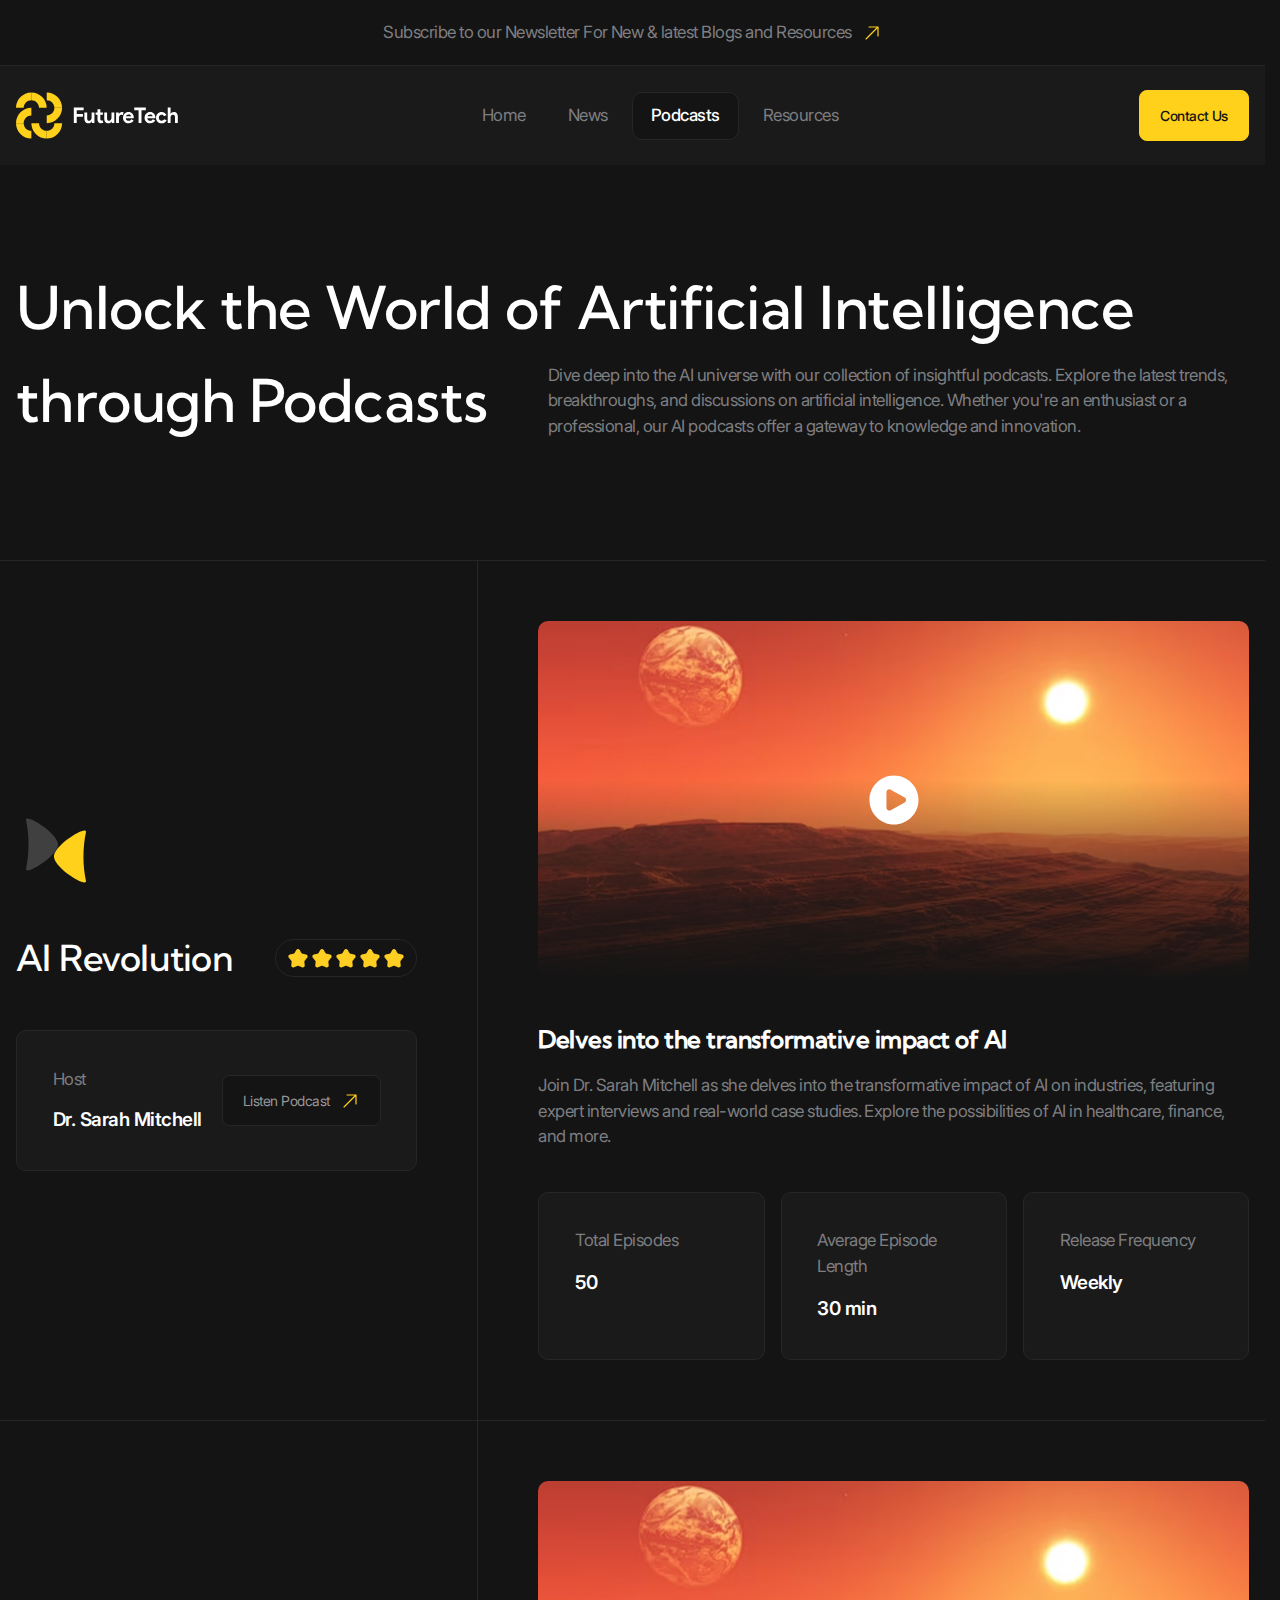
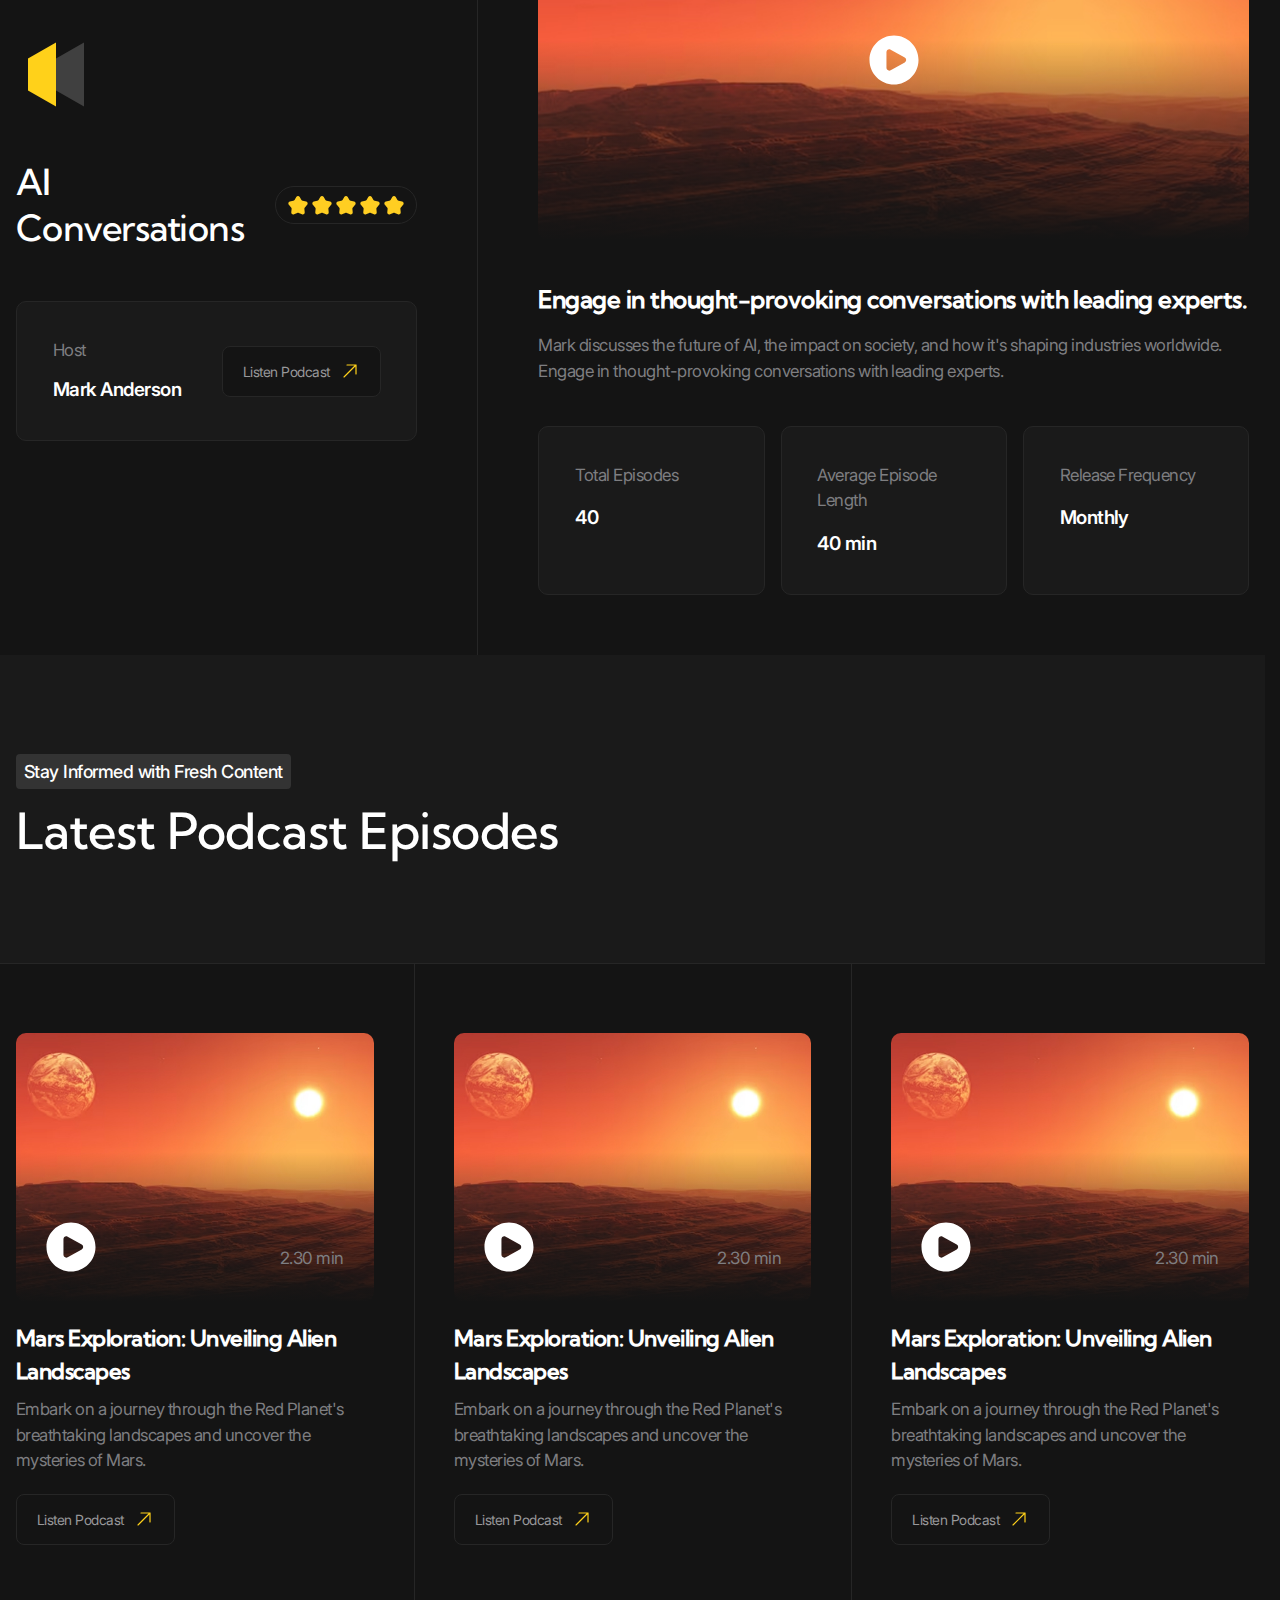
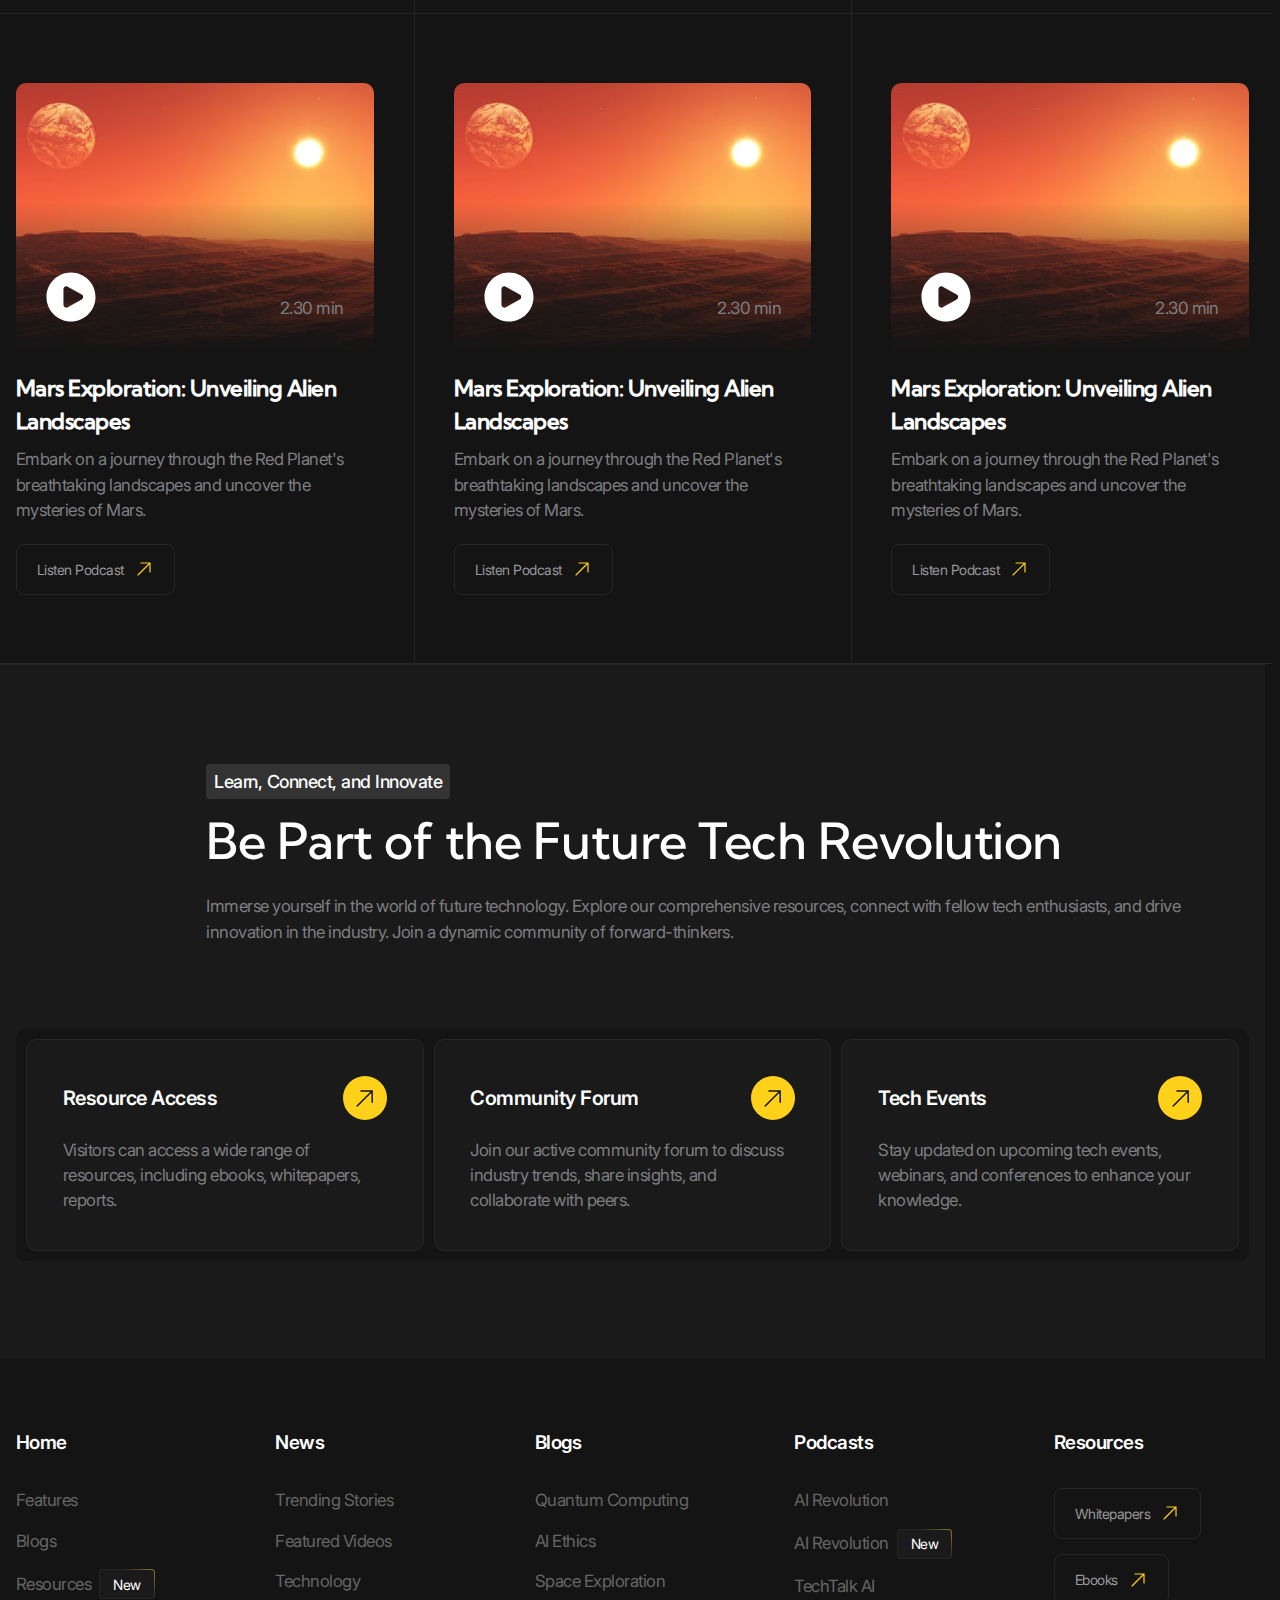
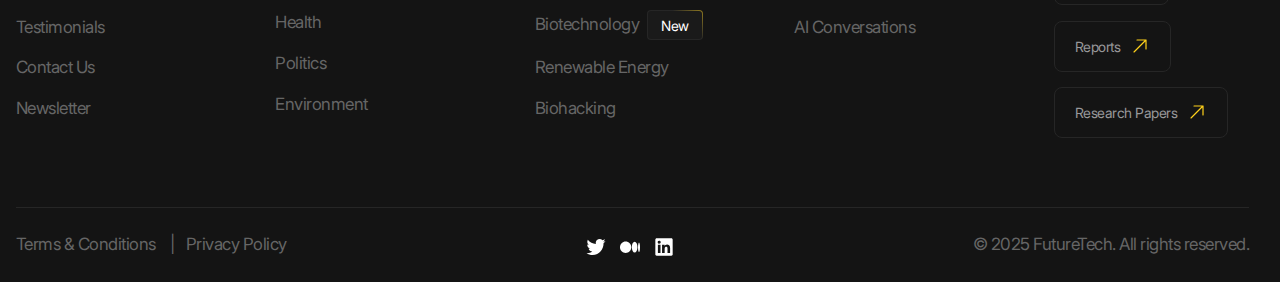
<file: podcasts.html>
<!DOCTYPE html>
<html lang="en">

<head>
  <meta charset="UTF-8">
  <meta name="viewport" content="width=device-width, user-scalable=no, initial-scale=1.0, maximum-scale=1.0">
  <meta http-equiv="X-UA-Compatible" content="ie=edge">
  <title>Future Tech | Podcasts</title>
  <link rel="stylesheet" href="./styles/main.css">
  <script src="scripts/main.js" type="module" defer></script>
</head>

<body>

  <header class="header" data-js-header>
    <div class="header__promo">
      <div class="header__promo-inner container">
        <a class="header__promo-link" href="/">
          <span class="icon icon--yellow-arrow">Subscribe to our Newsletter For New & latest Blogs and Resources</span>
        </a>
      </div>
    </div>
    <div class="header__body">
      <div class="header__body-inner container">
        <a class="header__logo logo" href="/" aria-label="Home" title="Home">
          <img class="logo__image" src="./images/logo.svg" alt="" width="179" height="50">
        </a>
        <div class="header__overlay" data-js-header-overlay>
          <nav class="header__menu">
            <ul class="header__menu-list">
              <li class="header__menu_item">
                <a class="header__menu-link" href="./index.html">Home</a>
              </li>
              <li class="header__menu-item">
                <a class="header__menu-link" href="./news.html">News</a>
              </li>
              <li class="header__menu-item">
                <a class="header__menu-link is-active" href="./podcasts.html">Podcasts</a>
              </li>
              <li class="header__menu-item">
                <a class="header__menu-link" href="./resources.html">Resources</a>
              </li>
            </ul>
          </nav>
          <a class="header__contact-us-link button button--accent" href="./contacts.html">
            Contact Us
          </a>
        </div>
        <button class="header__burger-button burger-button visible-mobile" type="button" aria-label="Open menu"
          title="Open menu" data-js-header-burger-button>
          <span class="burger-button__line"></span>
          <span class="burger-button__line"></span>
          <span class="burger-button__line"></span>
        </button>
      </div>
    </div>
  </header>


  <main>
    <section class="hero-alt" aria-labelledby="podcasts-title">
      <header class="hero-alt__header">
        <div class="hero-alt__header-inner container">
          <h1 class="hero-alt__title" id="podcasts-title">
            Unlock the World of Artificial Intelligence <span class="hero-alt__title-hidden-part">through
              Podcasts</span>
          </h1>
          <p class="hero-alt__subtitle h1 hidden-mobile" aria-hidden="true">
            through Podcasts
          </p>
          <p class="hero-alt__description">
            Dive deep into the AI universe with our collection of insightful podcasts. Explore the latest trends,
            breakthroughs, and discussions on artificial intelligence. Whether you're an enthusiast or a professional,
            our AI podcasts offer a gateway to knowledge and innovation.
          </p>
        </div>
      </header>
      <div class="hero-alt__body">
        <ul class="list">
          <li class="list__item">
            <div class="card container">
              <div class="card__preview">
                <div class="card__preview-main">
                  <img class="card__preview-icon" src="./images/resources/icon-1.svg" alt="" width="80" height="80"
                    loading="lazy">
                  <div class="card__preview-info">
                    <h2 class="card__preview-title h3">AI Revolution</h2>
                    <div class="card__rating-view rating-view" aria-label="Rating 5 star" title="Rating 5 star">
                      <div class="rating-view__star is-active"></div>
                      <div class="rating-view__star is-active"></div>
                      <div class="rating-view__star is-active"></div>
                      <div class="rating-view__star is-active"></div>
                      <div class="rating-view__star is-active"></div>
                    </div>
                  </div>
                </div>
                <div class="card__preview-extra">
                  <div class="card__cell tile">
                    <h3 class="card__cell-subtitle">Host</h3>
                    <p class="card__cell-description h6">Dr. Sarah Mitchell</p>
                    <a href="/" class="card__cell-link button">
                      <span class="icon icon--yellow-arrow">Listen Podcast</span>
                    </a>
                  </div>
                </div>
              </div>
              <div class="card__body">
                <div class="card__grid card__grid--3-cols">
                  <div class="card__cell card__cell--wide">
                    <div class="video-player" data-js-video-player>
                      <video class="video-player__video" src="./videos/example.mp4" width="917" height="412"
                        poster="./images/videos/poster-1.jpg" data-js-video-player-video></video>
                      <div class="video-player__panel video-player__panel--center is-active" data-js-video-player-panel>
                        <button class="video-player__play-button" type="button" aria-label="Play video"
                          title="Play video" data-js-video-player-play-button>
                          <svg width="58" height="58" viewBox="0 0 58 58" fill="none"
                            xmlns="http://www.w3.org/2000/svg">
                            <path fill-rule="evenodd" clip-rule="evenodd"
                              d="M0.5625 29C0.5625 13.2944 13.2944 0.5625 29 0.5625C44.7056 0.5625 57.4375 13.2944 57.4375 29C57.4375 44.7056 44.7056 57.4375 29 57.4375C13.2944 57.4375 0.5625 44.7056 0.5625 29ZM41.4663 26.1318C43.7167 27.382 43.7167 30.6183 41.4663 31.8685L25.1248 40.9471C22.9377 42.1621 20.25 40.5807 20.25 38.0788V19.9215C20.25 17.4196 22.9377 15.8381 25.1248 17.0531L41.4663 26.1318Z"
                              fill="white" />
                          </svg>
                        </button>
                      </div>
                    </div>
                  </div>
                  <div class="card__cell card__cell--wide">
                    <h3 class="card__cell-title h4">Delves into the transformative impact of AI</h3>
                    <p class="card__cell-description">Join Dr. Sarah Mitchell as she delves into the transformative
                      impact of AI on industries, featuring expert interviews and real-world case studies. Explore the
                      possibilities of AI in healthcare, finance, and more.</p>
                  </div>
                  <div class="card__cell tile">
                    <p class="card__cell-title">Total Episodes</p>
                    <p class="card__cell-description h6">50</p>
                  </div>
                  <div class="card__cell tile">
                    <p class="card__cell-title">Average Episode Length</p>
                    <p class="card__cell-description h6">30 min</p>
                  </div>
                  <div class="card__cell tile">
                    <p class="card__cell-title">Release Frequency</p>
                    <p class="card__cell-description h6">Weekly</p>
                  </div>
                </div>
              </div>
            </div>
          </li>
          <li class="list__item">
            <div class="card container">
              <div class="card__preview">
                <div class="card__preview-main">
                  <img class="card__preview-icon" src="./images/resources/icon-2.svg" alt="" width="80" height="80"
                    loading="lazy">
                  <div class="card__preview-info">
                    <h2 class="card__preview-title h3">AI Conversations</h2>
                    <div class="card__rating-view rating-view" aria-label="Rating 5 star" title="Rating 5 star">
                      <div class="rating-view__star is-active"></div>
                      <div class="rating-view__star is-active"></div>
                      <div class="rating-view__star is-active"></div>
                      <div class="rating-view__star is-active"></div>
                      <div class="rating-view__star is-active"></div>
                    </div>
                  </div>
                </div>
                <div class="card__preview-extra">
                  <div class="card__cell tile">
                    <h3 class="card__cell-subtitle">Host</h3>
                    <p class="card__cell-description h6">Mark Anderson</p>
                    <a href="/" class="card__cell-link button">
                      <span class="icon icon--yellow-arrow">Listen Podcast</span>
                    </a>
                  </div>
                </div>
              </div>
              <div class="card__body">
                <div class="card__grid card__grid--3-cols">
                  <div class="card__cell card__cell--wide">
                    <div class="video-player" data-js-video-player>
                      <video class="video-player__video" src="./videos/example.mp4" width="917" height="412"
                        poster="./images/videos/poster-1.jpg" data-js-video-player-video></video>
                      <div class="video-player__panel video-player__panel--center is-active" data-js-video-player-panel>
                        <button class="video-player__play-button" type="button" aria-label="Play video"
                          title="Play video" data-js-video-player-play-button>
                          <svg width="58" height="58" viewBox="0 0 58 58" fill="none"
                            xmlns="http://www.w3.org/2000/svg">
                            <path fill-rule="evenodd" clip-rule="evenodd"
                              d="M0.5625 29C0.5625 13.2944 13.2944 0.5625 29 0.5625C44.7056 0.5625 57.4375 13.2944 57.4375 29C57.4375 44.7056 44.7056 57.4375 29 57.4375C13.2944 57.4375 0.5625 44.7056 0.5625 29ZM41.4663 26.1318C43.7167 27.382 43.7167 30.6183 41.4663 31.8685L25.1248 40.9471C22.9377 42.1621 20.25 40.5807 20.25 38.0788V19.9215C20.25 17.4196 22.9377 15.8381 25.1248 17.0531L41.4663 26.1318Z"
                              fill="white" />
                          </svg>
                        </button>
                      </div>
                    </div>
                  </div>
                  <div class="card__cell card__cell--wide">
                    <h3 class="card__cell-title h4">Engage in thought-provoking conversations with leading experts.</h3>
                    <p class="card__cell-description">Mark discusses the future of AI, the impact on society, and how
                      it's shaping industries worldwide. Engage in thought-provoking conversations with leading experts.
                    </p>
                  </div>
                  <div class="card__cell tile">
                    <p class="card__cell-title">Total Episodes</p>
                    <p class="card__cell-description h6">40</p>
                  </div>
                  <div class="card__cell tile">
                    <p class="card__cell-title">Average Episode Length</p>
                    <p class="card__cell-description h6">40 min</p>
                  </div>
                  <div class="card__cell tile">
                    <p class="card__cell-title">Release Frequency</p>
                    <p class="card__cell-description h6">Monthly</p>
                  </div>
                </div>
              </div>
            </div>
          </li>
        </ul>
      </div>
    </section>


    <section class="section" aria-labelledby="podcasts-videos-title">
      <header class="section__header">
        <div class="section__header-inner container">
          <div class="section__header-info">
            <p class="section__subtitle tag">Stay Informed with Fresh Content</p>
            <h2 class="section__title" id="podcasts-videos-title">Latest Podcast Episodes</h2>
          </div>
        </div>
      </header>
      <div class="section__body">
        <ul class="bordered-grid bordered-grid--3-cols container">
          <li class="bordered-grid__item">
            <div class="video-card">
              <div class="video-card__player video-player" data-js-video-player>
                <video class="video-player__video video-player__video--small" src="./videos/example.mp4" width="470"
                  height="390" poster="./images/videos/poster-1.jpg" data-js-video-player-video></video>
                <div class="video-player__panel is-active" data-js-video-player-panel>
                  <button class="video-player__play-button" type="button" aria-label="Play video" title="Play video"
                    data-js-video-player-play-button>
                    <svg width="58" height="58" viewBox="0 0 58 58" fill="none" xmlns="http://www.w3.org/2000/svg">
                      <path fill-rule="evenodd" clip-rule="evenodd"
                        d="M0.5625 29C0.5625 13.2944 13.2944 0.5625 29 0.5625C44.7056 0.5625 57.4375 13.2944 57.4375 29C57.4375 44.7056 44.7056 57.4375 29 57.4375C13.2944 57.4375 0.5625 44.7056 0.5625 29ZM41.4663 26.1318C43.7167 27.382 43.7167 30.6183 41.4663 31.8685L25.1248 40.9471C22.9377 42.1621 20.25 40.5807 20.25 38.0788V19.9215C20.25 17.4196 22.9377 15.8381 25.1248 17.0531L41.4663 26.1318Z"
                        fill="white" />
                    </svg>
                  </button>
                  <div class="video-player__duration">2.30 min</div>
                </div>
              </div>
              <div class="video-card__body">
                <h3 class="video-card__title h5">Mars Exploration: Unveiling Alien Landscapes</h3>
                <div class="video-card__description">Embark on a journey through the Red Planet's breathtaking
                  landscapes and uncover the mysteries of Mars.</div>
              </div>
              <a href="/" class="video-card__link button">
                <span class="icon icon--yellow-arrow">Listen Podcast</span>
              </a>
            </div>
          </li>

          <li class="bordered-grid__item">
            <div class="video-card">
              <div class="video-card__player video-player" data-js-video-player>
                <video class="video-player__video video-player__video--small" src="./videos/example.mp4" width="470"
                  height="390" poster="./images/videos/poster-1.jpg" data-js-video-player-video></video>
                <div class="video-player__panel is-active" data-js-video-player-panel>
                  <button class="video-player__play-button" type="button" aria-label="Play video" title="Play video"
                    data-js-video-player-play-button>
                    <svg width="58" height="58" viewBox="0 0 58 58" fill="none" xmlns="http://www.w3.org/2000/svg">
                      <path fill-rule="evenodd" clip-rule="evenodd"
                        d="M0.5625 29C0.5625 13.2944 13.2944 0.5625 29 0.5625C44.7056 0.5625 57.4375 13.2944 57.4375 29C57.4375 44.7056 44.7056 57.4375 29 57.4375C13.2944 57.4375 0.5625 44.7056 0.5625 29ZM41.4663 26.1318C43.7167 27.382 43.7167 30.6183 41.4663 31.8685L25.1248 40.9471C22.9377 42.1621 20.25 40.5807 20.25 38.0788V19.9215C20.25 17.4196 22.9377 15.8381 25.1248 17.0531L41.4663 26.1318Z"
                        fill="white" />
                    </svg>
                  </button>
                  <div class="video-player__duration">2.30 min</div>
                </div>
              </div>
              <div class="video-card__body">
                <h3 class="video-card__title h5">Mars Exploration: Unveiling Alien Landscapes</h3>
                <div class="video-card__description">Embark on a journey through the Red Planet's breathtaking
                  landscapes and uncover the mysteries of Mars.</div>
              </div>
              <a href="/" class="video-card__link button">
                <span class="icon icon--yellow-arrow">Listen Podcast</span>
              </a>
            </div>
          </li>

          <li class="bordered-grid__item">
            <div class="video-card">
              <div class="video-card__player video-player" data-js-video-player>
                <video class="video-player__video video-player__video--small" src="./videos/example.mp4" width="470"
                  height="390" poster="./images/videos/poster-1.jpg" data-js-video-player-video></video>
                <div class="video-player__panel is-active" data-js-video-player-panel>
                  <button class="video-player__play-button" type="button" aria-label="Play video" title="Play video"
                    data-js-video-player-play-button>
                    <svg width="58" height="58" viewBox="0 0 58 58" fill="none" xmlns="http://www.w3.org/2000/svg">
                      <path fill-rule="evenodd" clip-rule="evenodd"
                        d="M0.5625 29C0.5625 13.2944 13.2944 0.5625 29 0.5625C44.7056 0.5625 57.4375 13.2944 57.4375 29C57.4375 44.7056 44.7056 57.4375 29 57.4375C13.2944 57.4375 0.5625 44.7056 0.5625 29ZM41.4663 26.1318C43.7167 27.382 43.7167 30.6183 41.4663 31.8685L25.1248 40.9471C22.9377 42.1621 20.25 40.5807 20.25 38.0788V19.9215C20.25 17.4196 22.9377 15.8381 25.1248 17.0531L41.4663 26.1318Z"
                        fill="white" />
                    </svg>
                  </button>
                  <div class="video-player__duration">2.30 min</div>
                </div>
              </div>
              <div class="video-card__body">
                <h3 class="video-card__title h5">Mars Exploration: Unveiling Alien Landscapes</h3>
                <div class="video-card__description">Embark on a journey through the Red Planet's breathtaking
                  landscapes and uncover the mysteries of Mars.</div>
              </div>
              <a href="/" class="video-card__link button">
                <span class="icon icon--yellow-arrow">Listen Podcast</span>
              </a>
            </div>
          </li>

          <li class="bordered-grid__item">
            <div class="video-card">
              <div class="video-card__player video-player" data-js-video-player>
                <video class="video-player__video video-player__video--small" src="./videos/example.mp4" width="470"
                  height="390" poster="./images/videos/poster-1.jpg" data-js-video-player-video></video>
                <div class="video-player__panel is-active" data-js-video-player-panel>
                  <button class="video-player__play-button" type="button" aria-label="Play video" title="Play video"
                    data-js-video-player-play-button>
                    <svg width="58" height="58" viewBox="0 0 58 58" fill="none" xmlns="http://www.w3.org/2000/svg">
                      <path fill-rule="evenodd" clip-rule="evenodd"
                        d="M0.5625 29C0.5625 13.2944 13.2944 0.5625 29 0.5625C44.7056 0.5625 57.4375 13.2944 57.4375 29C57.4375 44.7056 44.7056 57.4375 29 57.4375C13.2944 57.4375 0.5625 44.7056 0.5625 29ZM41.4663 26.1318C43.7167 27.382 43.7167 30.6183 41.4663 31.8685L25.1248 40.9471C22.9377 42.1621 20.25 40.5807 20.25 38.0788V19.9215C20.25 17.4196 22.9377 15.8381 25.1248 17.0531L41.4663 26.1318Z"
                        fill="white" />
                    </svg>
                  </button>
                  <div class="video-player__duration">2.30 min</div>
                </div>
              </div>
              <div class="video-card__body">
                <h3 class="video-card__title h5">Mars Exploration: Unveiling Alien Landscapes</h3>
                <div class="video-card__description">Embark on a journey through the Red Planet's breathtaking
                  landscapes and uncover the mysteries of Mars.</div>
              </div>
              <a href="/" class="video-card__link button">
                <span class="icon icon--yellow-arrow">Listen Podcast</span>
              </a>
            </div>
          </li>

          <li class="bordered-grid__item">
            <div class="video-card">
              <div class="video-card__player video-player" data-js-video-player>
                <video class="video-player__video video-player__video--small" src="./videos/example.mp4" width="470"
                  height="390" poster="./images/videos/poster-1.jpg" data-js-video-player-video></video>
                <div class="video-player__panel is-active" data-js-video-player-panel>
                  <button class="video-player__play-button" type="button" aria-label="Play video" title="Play video"
                    data-js-video-player-play-button>
                    <svg width="58" height="58" viewBox="0 0 58 58" fill="none" xmlns="http://www.w3.org/2000/svg">
                      <path fill-rule="evenodd" clip-rule="evenodd"
                        d="M0.5625 29C0.5625 13.2944 13.2944 0.5625 29 0.5625C44.7056 0.5625 57.4375 13.2944 57.4375 29C57.4375 44.7056 44.7056 57.4375 29 57.4375C13.2944 57.4375 0.5625 44.7056 0.5625 29ZM41.4663 26.1318C43.7167 27.382 43.7167 30.6183 41.4663 31.8685L25.1248 40.9471C22.9377 42.1621 20.25 40.5807 20.25 38.0788V19.9215C20.25 17.4196 22.9377 15.8381 25.1248 17.0531L41.4663 26.1318Z"
                        fill="white" />
                    </svg>
                  </button>
                  <div class="video-player__duration">2.30 min</div>
                </div>
              </div>
              <div class="video-card__body">
                <h3 class="video-card__title h5">Mars Exploration: Unveiling Alien Landscapes</h3>
                <div class="video-card__description">Embark on a journey through the Red Planet's breathtaking
                  landscapes and uncover the mysteries of Mars.</div>
              </div>
              <a href="/" class="video-card__link button">
                <span class="icon icon--yellow-arrow">Listen Podcast</span>
              </a>
            </div>
          </li>

          <li class="bordered-grid__item">
            <div class="video-card">
              <div class="video-card__player video-player" data-js-video-player>
                <video class="video-player__video video-player__video--small" src="./videos/example.mp4" width="470"
                  height="390" poster="./images/videos/poster-1.jpg" data-js-video-player-video></video>
                <div class="video-player__panel is-active" data-js-video-player-panel>
                  <button class="video-player__play-button" type="button" aria-label="Play video" title="Play video"
                    data-js-video-player-play-button>
                    <svg width="58" height="58" viewBox="0 0 58 58" fill="none" xmlns="http://www.w3.org/2000/svg">
                      <path fill-rule="evenodd" clip-rule="evenodd"
                        d="M0.5625 29C0.5625 13.2944 13.2944 0.5625 29 0.5625C44.7056 0.5625 57.4375 13.2944 57.4375 29C57.4375 44.7056 44.7056 57.4375 29 57.4375C13.2944 57.4375 0.5625 44.7056 0.5625 29ZM41.4663 26.1318C43.7167 27.382 43.7167 30.6183 41.4663 31.8685L25.1248 40.9471C22.9377 42.1621 20.25 40.5807 20.25 38.0788V19.9215C20.25 17.4196 22.9377 15.8381 25.1248 17.0531L41.4663 26.1318Z"
                        fill="white" />
                    </svg>
                  </button>
                  <div class="video-player__duration">2.30 min</div>
                </div>
              </div>
              <div class="video-card__body">
                <h3 class="video-card__title h5">Mars Exploration: Unveiling Alien Landscapes</h3>
                <div class="video-card__description">Embark on a journey through the Red Planet's breathtaking
                  landscapes and uncover the mysteries of Mars.</div>
              </div>
              <a href="/" class="video-card__link button">
                <span class="icon icon--yellow-arrow">Listen Podcast</span>
              </a>
            </div>
          </li>
        </ul>
      </div>
    </section>

    <section class="about" aria-labelledby="about-title">
      <div class="about__inner container">
        <header class="about__header">
          <img class="about__icon" src="./images/about/icon.svg" alt="" width="150" height="150" loading="lazy">
          <div class="about__info">
            <p class="about__subtitle tag">Learn, Connect, and Innovate</p>
            <h2 class="about__title" id="about-title">Be Part of the Future Tech Revolution</h2>
          </div>
          <div class="about__description">
            <p>Immerse yourself in the world of future technology. Explore our comprehensive resources, connect with
              fellow tech enthusiasts, and drive innovation in the industry. Join a dynamic community of
              forward-thinkers.</p>
          </div>
        </header>
        <ul class="about__list">
          <li class="about__item">
            <a href="/" class="about-card tile ">
              <h3 class="about-card__title circle-icon">Resource Access</h3>
              <div class="about-card__description">
                <p>Visitors can access a wide range of resources, including ebooks, whitepapers, reports.</p>
              </div>
            </a>
          </li>
          <li class="about__item">
            <a href="/" class="about-card tile">
              <h3 class="about-card__title circle-icon">Community Forum</h3>
              <div class="about-card__description">
                <p>Join our active community forum to discuss industry trends, share insights, and collaborate with
                  peers.</p>
              </div>
            </a>
          </li>
          <li class="about__item">
            <a href="/" class="about-card tile">
              <h3 class="about-card__title circle-icon">Tech Events</h3>
              <div class="about-card__description">
                <p>Stay updated on upcoming tech events, webinars, and conferences to enhance your knowledge.</p>
              </div>
            </a>
          </li>
        </ul>
      </div>
    </section>
  </main>


  <footer class="footer">
    <div class="footer__inner container">
      <div class="footer__body">
        <nav class="footer__menu">
          <div class="footer__menu-column">
            <a class="footer__menu-main-link h6" href="/">Home</a>
            <ul class="footer__menu-list">
              <li class="footer__menu-item">
                <a href="/" class="footer__menu-link">Features</a>
              </li>
              <li class="footer__menu-item">
                <a href="/" class="footer__menu-link">Blogs</a>
              </li>
              <li class="footer__menu-item">
                <a href="/" class="footer__menu-link">Resources</a>
                <span class="badge">New</span>
              </li>
              <li class="footer__menu-item">
                <a href="/" class="footer__menu-link">Testimonials</a>
              </li>
              <li class="footer__menu-item">
                <a href="/" class="footer__menu-link">Contact Us</a>
              </li>
              <li class="footer__menu-item">
                <a href="/" class="footer__menu-link">Newsletter</a>
              </li>
            </ul>
          </div>
          <div class="footer__menu-column">
            <a class="footer__menu-main-link h6" href="/">News</a>
            <ul class="footer__menu-list">
              <li class="footer__menu-item">
                <a href="/" class="footer__menu-link">Trending Stories</a>
              </li>
              <li class="footer__menu-item">
                <a href="/" class="footer__menu-link">Featured Videos</a>
              </li>
              <li class="footer__menu-item">
                <a href="/" class="footer__menu-link">Technology</a>
              </li>
              <li class="footer__menu-item">
                <a href="/" class="footer__menu-link">Health</a>
              </li>
              <li class="footer__menu-item">
                <a href="/" class="footer__menu-link">Politics</a>
              </li>
              <li class="footer__menu-item">
                <a href="/" class="footer__menu-link">Environment</a>
              </li>
            </ul>
          </div>
          <div class="footer__menu-column">
            <a class="footer__menu-main-link h6" href="/">Blogs</a>
            <ul class="footer__menu-list">
              <li class="footer__menu-item">
                <a href="/" class="footer__menu-link">Quantum Computing</a>
              </li>
              <li class="footer__menu-item">
                <a href="/" class="footer__menu-link">AI Ethics</a>
              </li>
              <li class="footer__menu-item">
                <a href="/" class="footer__menu-link">Space Exploration</a>
              </li>
              <li class="footer__menu-item">
                <a href="/" class="footer__menu-link">Biotechnology</a>
                <span class="badge">New</span>
              </li>
              <li class="footer__menu-item">
                <a href="/" class="footer__menu-link">Renewable Energy</a>
              </li>
              <li class="footer__menu-item">
                <a href="/" class="footer__menu-link">Biohacking</a>
              </li>
            </ul>
          </div>
          <div class="footer__menu-column">
            <a class="footer__menu-main-link h6" href="/">Podcasts</a>
            <ul class="footer__menu-list">
              <li class="footer__menu-item">
                <a href="/" class="footer__menu-link">AI Revolution</a>
              </li>
              <li class="footer__menu-item">
                <a href="/" class="footer__menu-link">AI Revolution</a>
                <span class="badge">New</span>
              </li>
              <li class="footer__menu-item">
                <a href="/" class="footer__menu-link">TechTalk AI</a>
              </li>
              <li class="footer__menu-item">
                <a href="/" class="footer__menu-link">AI Conversations</a>
              </li>
            </ul>
          </div>
          <div class="footer__menu-column">
            <a class="footer__menu-main-link h6" href="/">Resources</a>
            <ul class="footer__menu-list">
              <li class="footer__menu-item">
                <a href="/" class="footer__menu-link button">
                  <span class="icon icon--yellow-arrow">Whitepapers</span>
                </a>
              </li>
              <li class="footer__menu-item">
                <a href="/" class="footer__menu-link button">
                  <span class="icon icon--yellow-arrow">Ebooks</span>
                </a>
              </li>
              <li class="footer__menu-item">
                <a href="/" class="footer__menu-link button">
                  <span class="icon icon--yellow-arrow">Reports</span>
                </a>
              </li>
              <li class="footer__menu-item">
                <a href="/" class="footer__menu-link button">
                  <span class="icon icon--yellow-arrow">Research Papers</span>
                </a>
              </li>
            </ul>
          </div>
        </nav>
      </div>
      <div class="footer__extra">
        <div class="footer__extra-menu">
          <ul class="footer__extra-menu-list">
            <li class="footer__extra-menu-item">
              <a href="/" class="footer__extra-menu-link">Terms & Conditions</a>
            </li>
            <li class="footer__extra-menu-item">
              <a href="/" class="footer__extra-menu-link">Privacy Policy</a>
            </li>
          </ul>
        </div>
        <div class="footer__soc1als soc1als">
          <ul class="soc1als__list">
            <li class="soc1als__item">
              <a href="/" class="soc1als__link" target="_blank" aria-label="Twitter" title="Twitter">
                <svg width="24" height="24" viewBox="0 0 24 24" fill="none" xmlns="http://www.w3.org/2000/svg">
                  <path
                    d="M21.0571 7.18114C21.0664 7.39235 21.0664 7.59395 21.0664 7.80515C21.0756 14.2084 16.3712 21.6004 7.76793 21.6004C5.23048 21.6004 2.73933 20.842 0.600098 19.4212C0.970528 19.4692 1.34096 19.4884 1.71139 19.4884C3.81358 19.4884 5.86021 18.7588 7.51789 17.4052C5.51756 17.3668 3.75802 16.0132 3.14681 14.0356C3.85063 14.1796 4.57296 14.1508 5.25826 13.9492C3.08198 13.5076 1.51691 11.5204 1.50765 9.20675C1.50765 9.18755 1.50765 9.16835 1.50765 9.14915C2.15591 9.52355 2.88751 9.73475 3.62837 9.75395C1.58174 8.33315 0.942746 5.50114 2.18369 3.28353C4.5637 6.31714 8.06427 8.15075 11.8241 8.35235C11.4445 6.67234 11.9631 4.90594 13.1762 3.71553C15.0561 1.88193 18.0196 1.97793 19.7977 3.92673C20.8441 3.71553 21.8535 3.31233 22.7704 2.74593C22.4185 3.86913 21.6869 4.81954 20.7145 5.42434C21.6406 5.30914 22.5481 5.04994 23.4001 4.66594C22.7704 5.64514 21.9739 6.48994 21.0571 7.18114Z"
                    fill="white" />
                </svg>
              </a>
            </li>
            <li class="soc1als__item">
              <a href="/" class="soc1als__link" target="_blank" aria-label="Medium" title="Medium">
                <svg width="24" height="24" viewBox="0 0 24 24" fill="none" xmlns="http://www.w3.org/2000/svg">
                  <path
                    d="M13.5374 12.2281C13.5374 15.9988 10.5069 19.0556 6.76883 19.0556C3.03073 19.0556 0 15.9981 0 12.2281C0 8.45806 3.0305 5.40039 6.76883 5.40039C10.5072 5.40039 13.5374 8.45737 13.5374 12.2281Z"
                    fill="white" />
                  <path
                    d="M20.9627 12.2285C20.9627 15.7778 19.4474 18.6563 17.5783 18.6563C15.7091 18.6563 14.1938 15.7778 14.1938 12.2285C14.1938 8.67922 15.7089 5.80078 17.578 5.80078C19.4472 5.80078 20.9625 8.67829 20.9625 12.2285"
                    fill="white" />
                  <path
                    d="M24 12.228C24 15.4073 23.4672 17.9862 22.8097 17.9862C22.1522 17.9862 21.6196 15.408 21.6196 12.228C21.6196 9.04797 22.1525 6.46973 22.8097 6.46973C23.467 6.46973 24 9.04774 24 12.228Z"
                    fill="white" />
                </svg>
              </a>
            </li>
            <li class="soc1als__item">
              <a href="/" class="soc1als__link" target="_blank" aria-label="LinkedIn" title="LinkedIn">
                <svg width="24" height="24" viewBox="0 0 24 24" fill="none" xmlns="http://www.w3.org/2000/svg">
                  <path
                    d="M20.8647 1.59961H3.13554C2.72832 1.59961 2.33777 1.76138 2.04982 2.04933C1.76187 2.33728 1.6001 2.72783 1.6001 3.13505V20.8642C1.6001 21.2714 1.76187 21.6619 2.04982 21.9499C2.33777 22.2378 2.72832 22.3996 3.13554 22.3996H20.8647C21.2719 22.3996 21.6624 22.2378 21.9504 21.9499C22.2383 21.6619 22.4001 21.2714 22.4001 20.8642V3.13505C22.4001 2.72783 22.2383 2.33728 21.9504 2.04933C21.6624 1.76138 21.2719 1.59961 20.8647 1.59961ZM7.79965 19.3186H4.67243V9.38516H7.79965V19.3186ZM6.23388 8.00861C5.87915 8.00661 5.53296 7.89958 5.239 7.70102C4.94504 7.50246 4.71649 7.22127 4.58219 6.89294C4.44789 6.56461 4.41386 6.20386 4.48439 5.8562C4.55492 5.50855 4.72686 5.18958 4.9785 4.93955C5.23014 4.68952 5.5502 4.51964 5.8983 4.45134C6.2464 4.38304 6.60693 4.41939 6.93439 4.5558C7.26185 4.6922 7.54156 4.92255 7.73823 5.21778C7.9349 5.51301 8.03971 5.85988 8.03943 6.21461C8.04278 6.45211 7.99827 6.68784 7.90857 6.90777C7.81887 7.1277 7.68582 7.32732 7.51733 7.49473C7.34884 7.66215 7.14837 7.79392 6.92787 7.88221C6.70736 7.97049 6.47134 8.01348 6.23388 8.00861ZM19.3263 19.3273H16.2005V13.9005C16.2005 12.3001 15.5202 11.8061 14.642 11.8061C13.7147 11.8061 12.8047 12.5052 12.8047 13.9409V19.3273H9.67743V9.39239H12.6848V10.7689H12.7252C13.0271 10.1579 14.0844 9.11361 15.6979 9.11361C17.4428 9.11361 19.3278 10.1493 19.3278 13.1826L19.3263 19.3273Z"
                    fill="white" />
                </svg>
              </a>
            </li>

          </ul>
        </div>
        <p class="footer__copyright">© <time datetime="2025">2025</time> FutureTech. All rights reserved.</p>
      </div>
    </div>
  </footer>
</body>

</html>
</file>
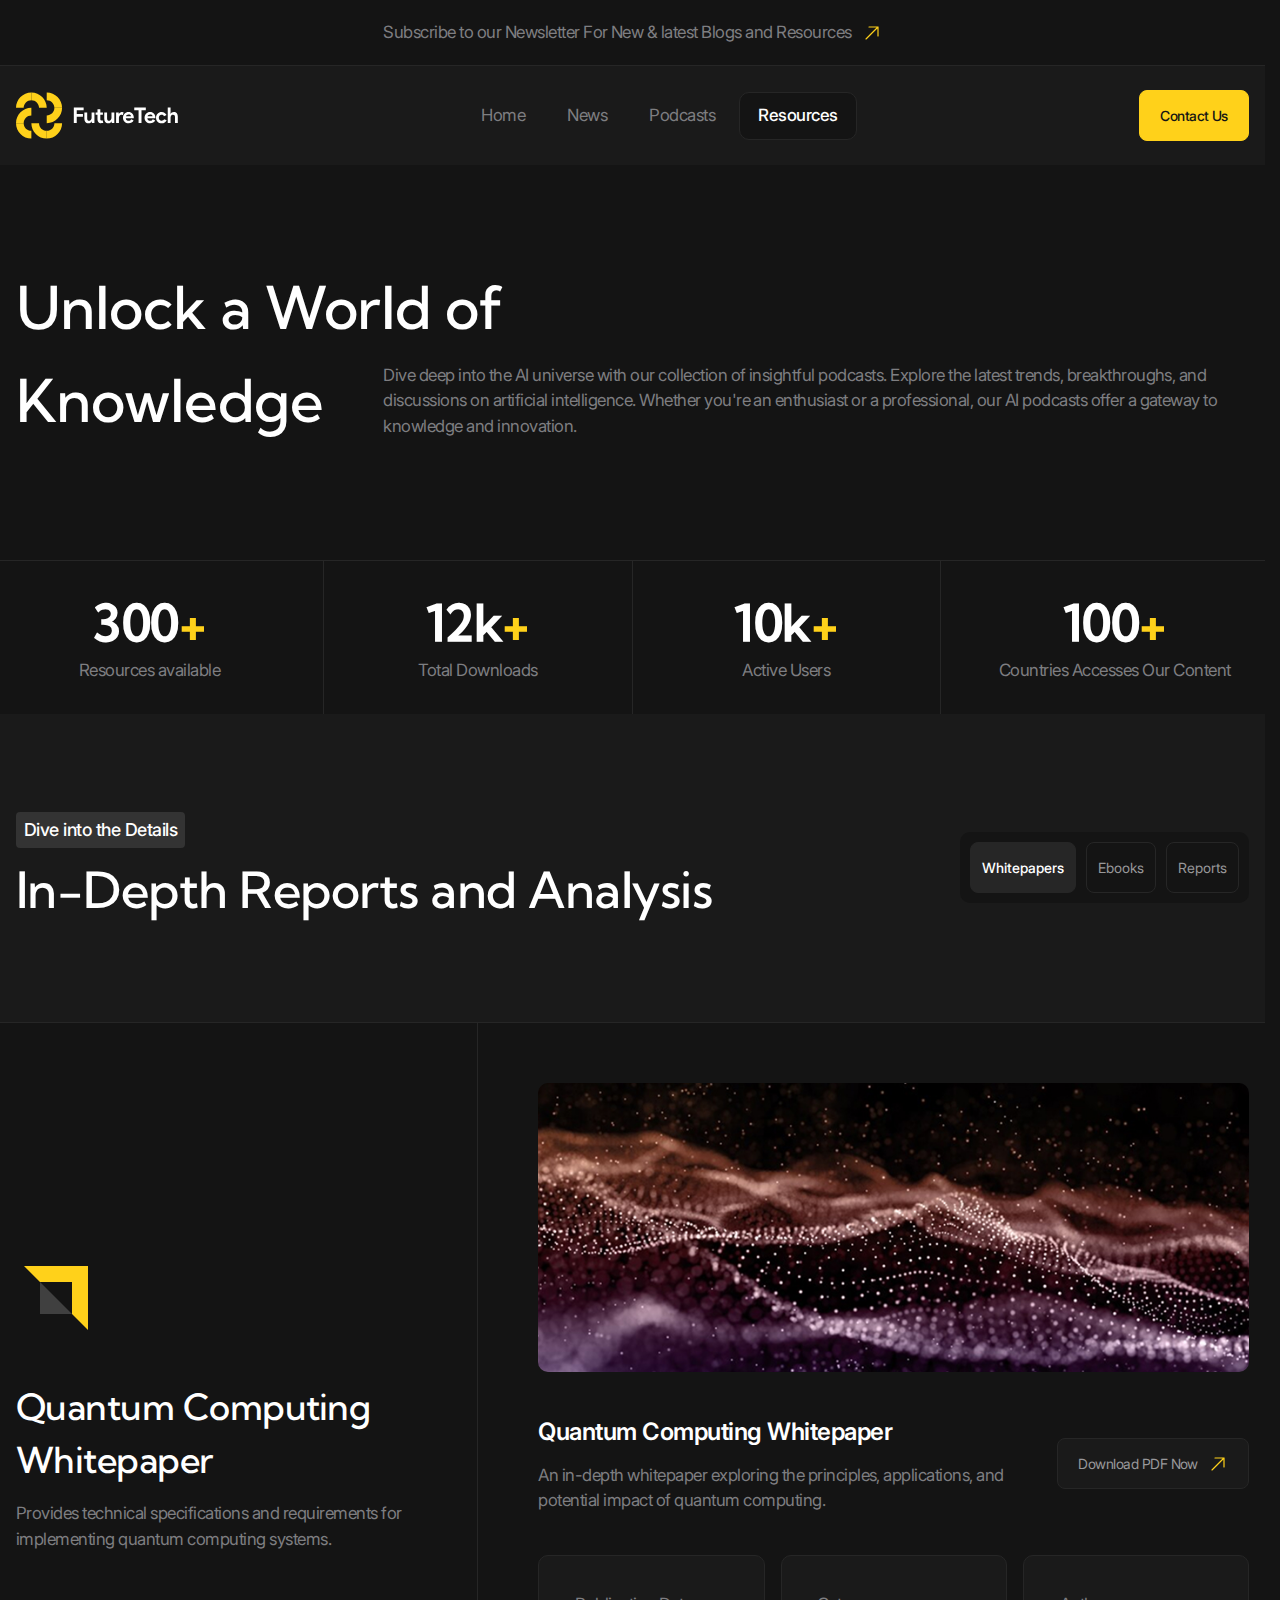
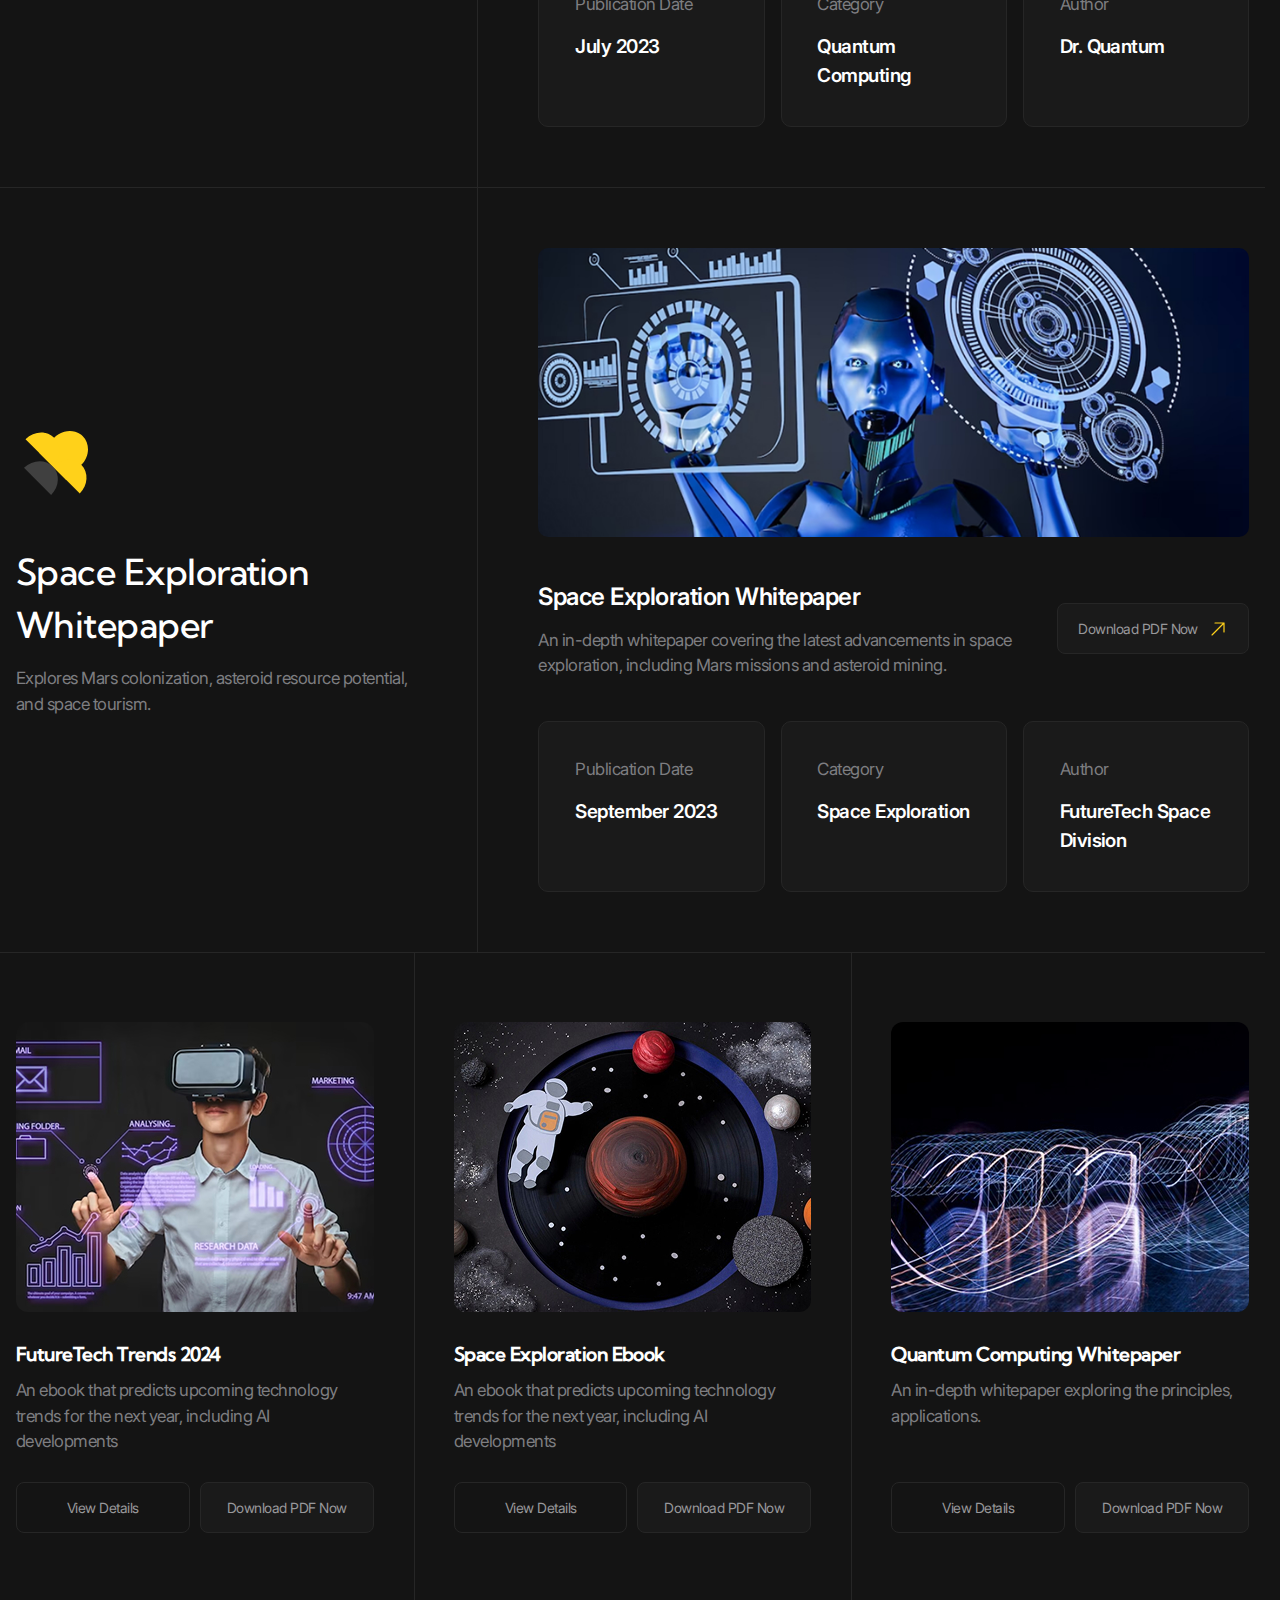
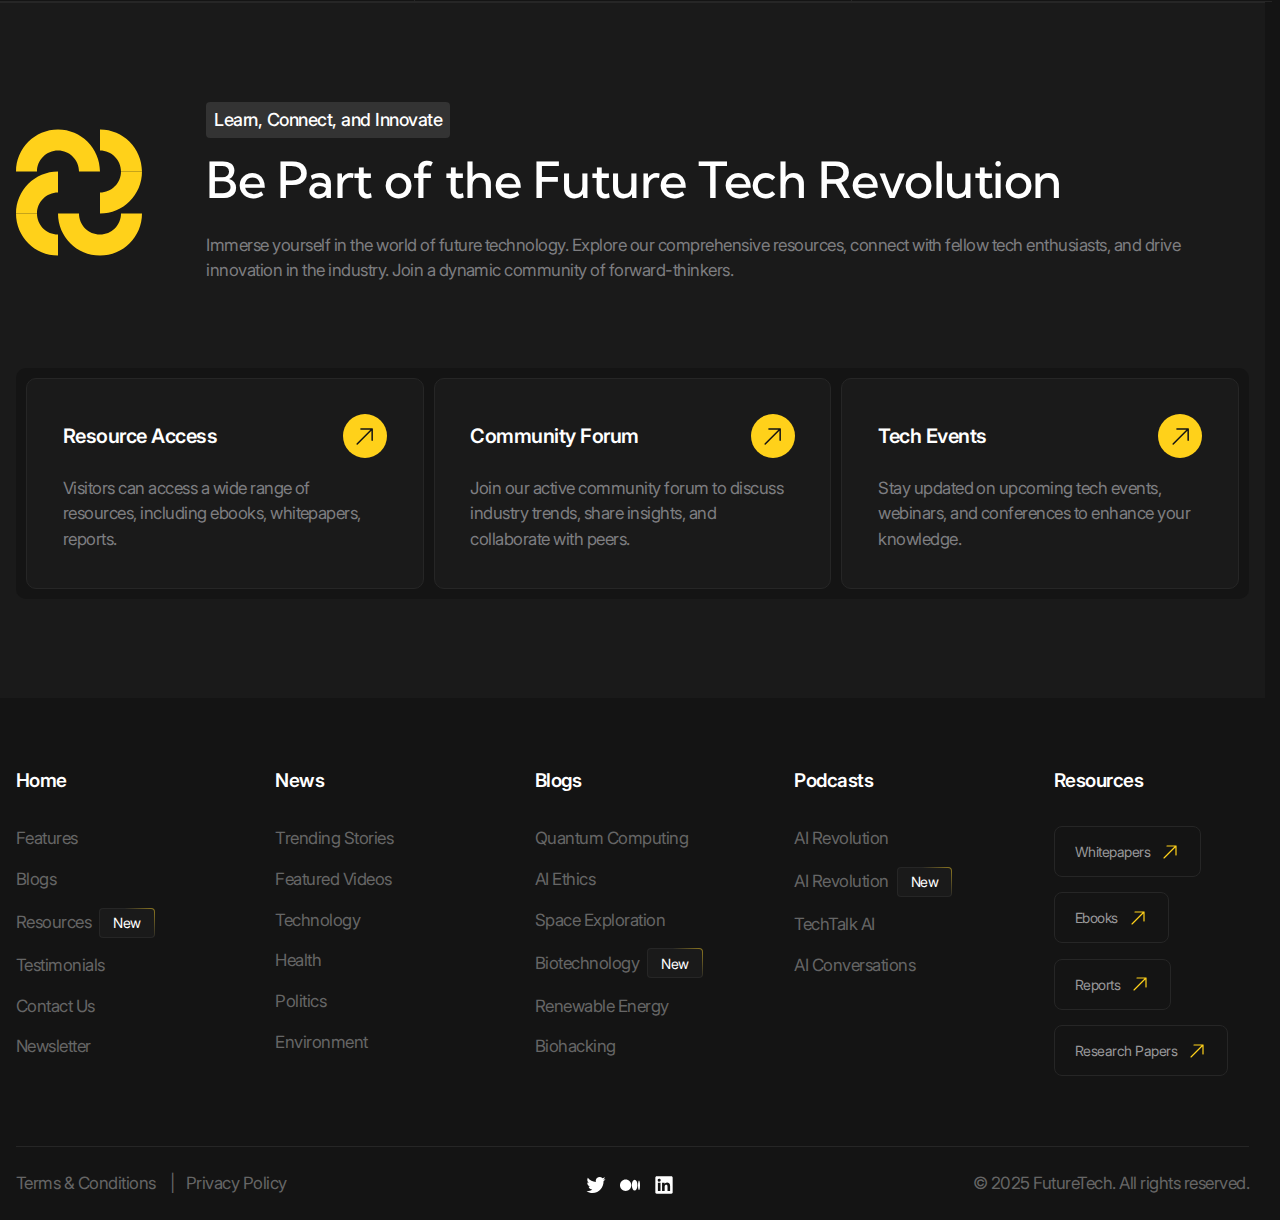
<file: resources.html>
<!DOCTYPE html>
<html lang="en">

<head>
  <meta charset="UTF-8">
  <meta name="viewport" content="width=device-width, user-scalable=no, initial-scale=1.0, maximum-scale=1.0">
  <meta http-equiv="X-UA-Compatible" content="ie=edge">
  <title>Future Tech | Resources</title>
  <link rel="stylesheet" href="./styles/main.css">
  <script src="scripts/main.js" type="module" defer></script>
</head>

<body>

  <header class="header" data-js-header>
    <div class="header__promo">
      <div class="header__promo-inner container">
        <a class="header__promo-link" href="/">
          <span class="icon icon--yellow-arrow">Subscribe to our Newsletter For New & latest Blogs and Resources</span>
        </a>
      </div>
    </div>
    <div class="header__body">
      <div class="header__body-inner container">
        <a class="header__logo logo" href="/" aria-label="Home" title="Home">
          <img class="logo__image" src="./images/logo.svg" alt="" width="179" height="50">
        </a>
        <div class="header__overlay" data-js-header-overlay>
          <nav class="header__menu">
            <ul class="header__menu-list">
              <li class="header__menu_item">
                <a class="header__menu-link" href="./index.html">Home</a>
              </li>
              <li class="header__menu-item">
                <a class="header__menu-link" href="./news.html">News</a>
              </li>
              <li class="header__menu-item">
                <a class="header__menu-link" href="./podcasts.html">Podcasts</a>
              </li>
              <li class="header__menu-item">
                <a class="header__menu-link is-active" href="./resources.html">Resources</a>
              </li>
            </ul>
          </nav>
          <a class="header__contact-us-link button button--accent" href="./contacts.html">
            Contact Us
          </a>
        </div>
        <button class="header__burger-button burger-button visible-mobile" type="button" aria-label="Open menu"
          title="Open menu" data-js-header-burger-button>
          <span class="burger-button__line"></span>
          <span class="burger-button__line"></span>
          <span class="burger-button__line"></span>
        </button>
      </div>
    </div>
  </header>


  <main>
    <section class="hero-alt" aria-labelledby="resources-title">
      <header class="hero-alt__header">
        <div class="hero-alt__header-inner container">
          <h1 class="hero-alt__title" id="resources-title">
            Unlock a World of <span class="hero-alt__title-hidden-part">Knowledge</span>
          </h1>
          <p class="hero-alt__subtitle h1 hidden-mobile" aria-hidden="true">
            Knowledge
          </p>
          <p class="hero-alt__description">
            Dive deep into the AI universe with our collection of insightful podcasts. Explore the latest trends,
            breakthroughs, and discussions on artificial intelligence. Whether you're an enthusiast or a professional,
            our AI podcasts offer a gateway to knowledge and innovation.
          </p>
        </div>
      </header>
      <div class="hero-alt__body">
        <div class="metrics metrics--4-cols container">
          <dl class="metrics__list">
            <div class="metrics__item">
              <dt class="metrics__key">Resources available</dt>
              <dd class="metrics__value h2">300<span class="metrics__sign">+</span></dd>
            </div>
            <div class="metrics__item">
              <dt class="metrics__key">Total Downloads</dt>
              <dd class="metrics__value h2">12k<span class="metrics__sign">+</span></dd>
            </div>
            <div class="metrics__item">
              <dt class="metrics__key">Active Users</dt>
              <dd class="metrics__value h2">10k<span class="metrics__sign">+</span></dd>
            </div>
            <div class="metrics__item">
              <dt class="metrics__key">Countries Accesses Our Content </dt>
              <dd class="metrics__value h2">100<span class="metrics__sign">+</span></dd>
            </div>
          </dl>
        </div>
      </div>
    </section>

    <section class="section tabs" aria-labelledby="reports-title" data-js-tabs>
      <header class="section__header">
        <div class="section__header-inner container">
          <div class="section__header-info">
            <p class="section__subtitle tag">Dive into the Details</p>
            <h2 class="section__title" id="reports-title">In-Depth Reports and Analysis</h2>
          </div>
          <div class="section__actions">
            <div class="tabs__buttons tabs__buttons--compact" role="tablist" aria-labelledby="reports-title">
              <button class="tabs__button is-active" id="tab-1" type="button" role="tab" aria-controls="tabpanel-1"
                data-js-tabs-button aria-selected="true">
                Whitepapers
              </button>
              <button class="tabs__button" id="tab-2" type="button" role="tab" aria-controls="tabpanel-2"
                data-js-tabs-button aria-selected="false" tabindex="-1">
                Ebooks
              </button>
              <button class="tabs__button" id="tab-3" type="button" role="tab" aria-controls="tabpanel-3"
                data-js-tabs-button aria-selected="false" tabindex="-1">
                Reports
              </button>
            </div>
          </div>
        </div>
      </header>
      <div class="section__body">
        <div class="tabs__body">
          <div class="tabs__content is-active" id="tabpanel-1" aria-labelledby="tab-1" tabindex="0"
            data-js-tabs-content>
            <ul class="list">
              <li class="list__item">
                <div class="card container">
                  <div class="card__preview">
                    <div class="card__preview-main">
                      <img class="card__preview-icon" src="./images/reports/Icon-1.svg" alt="" width="80" height="80"
                        loading="lazy">
                      <div class="card__preview-info">
                        <h3 class="card__preview-title">Quantum Computing Whitepaper</h3>
                        <div class="card__preview-description">
                          <p>Provides technical specifications and requirements for implementing quantum computing
                            systems.</p>
                        </div>
                      </div>
                    </div>
                  </div>
                  <div class="card__body">
                    <div class="card__grid card__grid--3-cols-alt">
                      <div class="card__cell card__cell--wide">
                        <img src="./images/reports/details-1.jpg" alt="" width="917" height="332"
                          class="card__cell-image">
                      </div>
                      <div class="card__cell card__cell--wide">
                        <h4 class="card__cell-title">Quantum Computing Whitepaper</h4>
                        <p class="card__cell-description">An in-depth whitepaper exploring the principles, applications,
                          and potential impact of quantum computing.</p>
                        <a href="/" class="card__cell-link button button--dark-gray" download>
                          <span class="icon icon--yellow-arrow">Download PDF Now</span>
                        </a>
                      </div>
                      <div class="card__cell tile">
                        <p class="card__cell-title">Publication Date</p>
                        <p class="card__cell-description h6"><time datetime="2023-07">July 2023</time></p>
                      </div>
                      <div class="card__cell tile">
                        <p class="card__cell-title">Category</p>
                        <p class="card__cell-description h6">Quantum Computing</p>
                      </div>
                      <div class="card__cell tile card__cell--wide-on-mobile-s">
                        <p class="card__cell-title">Author</p>
                        <p class="card__cell-description h6">Dr. Quantum</p>
                      </div>
                    </div>
                  </div>
                </div>
              </li>
              <li class="list__item">
                <div class="card container">
                  <div class="card__preview">
                    <div class="card__preview-main">
                      <img class="card__preview-icon" src="./images/reports/icon-2.svg" alt="" width="80" height="80"
                        loading="lazy">
                      <div class="card__preview-info">
                        <h3 class="card__preview-title">Space Exploration Whitepaper</h3>
                        <div class="card__preview-description">
                          <p>Explores Mars colonization, asteroid resource potential, and space tourism.</p>
                        </div>
                      </div>
                    </div>
                  </div>
                  <div class="card__body">
                    <div class="card__grid card__grid--3-cols-alt">
                      <div class="card__cell card__cell--wide">
                        <img src="./images/reports/details-2.jpg" alt="" width="917" height="332"
                          class="card__cell-image">
                      </div>
                      <div class="card__cell card__cell--wide">
                        <h4 class="card__cell-title">Space Exploration Whitepaper</h4>
                        <p class="card__cell-description">An in-depth whitepaper covering the latest advancements in
                          space exploration, including Mars missions and asteroid mining.</p>
                        <a href="/" class="card__cell-link button button--dark-gray" download>
                          <span class="icon icon--yellow-arrow">Download PDF Now</span>
                        </a>
                      </div>
                      <div class="card__cell tile">
                        <p class="card__cell-title">Publication Date</p>
                        <p class="card__cell-description h6"><time datetime="2023-09">September 2023</time></p>
                      </div>
                      <div class="card__cell tile">
                        <p class="card__cell-title">Category</p>
                        <p class="card__cell-description h6">Space Exploration</p>
                      </div>
                      <div class="card__cell tile card__cell--wide-on-mobile-s">
                        <p class="card__cell-title">Author</p>
                        <p class="card__cell-description h6">FutureTech Space Division</p>
                      </div>
                    </div>
                  </div>
                </div>
              </li>
            </ul>
            <ul class="bordered-grid bordered-grid--3-cols container">
              <li class="bordered-grid__item">
                <div class="report-card">
                  <img class="report-card__image" src="./images/reports/card-1.jpg" alt="" width="470" height="290"
                    loading="lazy">
                  <div class="report-card__body">
                    <h3 class="report-card__title h6">FutureTech Trends 2024</h3>
                    <div class="report-card__description">
                      <p>An ebook that predicts upcoming technology trends for the next year, including AI developments
                      </p>
                    </div>
                  </div>
                  <div class="report-card__actions">
                    <a href="/" class="report-card__details-link button">
                      View Details
                    </a>
                    <a href="/" class="report-card__download-link button button--dark-gray" download>
                      Download PDF Now
                    </a>
                  </div>
                </div>
              </li>

              <li class="bordered-grid__item">
                <div class="report-card">
                  <img class="report-card__image" src="./images/reports/card-2.jpg" alt="" width="470" height="290"
                    loading="lazy">
                  <div class="report-card__body">
                    <h3 class="report-card__title h6">Space Exploration Ebook</h3>
                    <div class="report-card__description">
                      <p>An ebook that predicts upcoming technology trends for the next year, including AI developments
                      </p>
                    </div>
                  </div>
                  <div class="report-card__actions">
                    <a href="/" class="report-card__details-link button">
                      View Details
                    </a>
                    <a href="/" class="report-card__download-link button button--dark-gray" download>
                      Download PDF Now
                    </a>
                  </div>
                </div>
              </li>

              <li class="bordered-grid__item">
                <div class="report-card">
                  <img class="report-card__image" src="./images/reports/card-3.jpg" alt="" width="470" height="290"
                    loading="lazy">
                  <div class="report-card__body">
                    <h3 class="report-card__title h6">Quantum Computing Whitepaper</h3>
                    <div class="report-card__description">
                      <p>An in-depth whitepaper exploring the principles, applications.</p>
                    </div>
                  </div>
                  <div class="report-card__actions">
                    <a href="/" class="report-card__details-link button">
                      View Details
                    </a>
                    <a href="/" class="report-card__download-link button button--dark-gray" download>
                      Download PDF Now
                    </a>
                  </div>
                </div>
              </li>
            </ul>
          </div>
          <div class="tabs__content" id="tabpanel-2" aria-labelledby="tab-2" tabindex="0" data-js-tabs-content>
            Lorem ipsum dolor sit, amet consectetur adipisicing elit. Non, ipsum.
          </div>
          <div class="tabs__content" id="tabpanel-3" aria-labelledby="tab-3" tabindex="0" data-js-tabs-content>
            Lorem ipsum dolor sit, amet consectetur adipisicing elit. Non, ipsum.
          </div>
        </div>
      </div>
    </section>

    <section class="about" aria-labelledby="about-title">
      <div class="about__inner container">
        <header class="about__header">
          <img class="about__icon" src="./images/about/icon.svg" alt="" width="150" height="150" loading="lazy">
          <div class="about__info">
            <p class="about__subtitle tag">Learn, Connect, and Innovate</p>
            <h2 class="about__title" id="about-title">Be Part of the Future Tech Revolution</h2>
          </div>
          <div class="about__description">
            <p>Immerse yourself in the world of future technology. Explore our comprehensive resources, connect with
              fellow tech enthusiasts, and drive innovation in the industry. Join a dynamic community of
              forward-thinkers.</p>
          </div>
        </header>
        <ul class="about__list">
          <li class="about__item">
            <a href="/" class="about-card tile ">
              <h3 class="about-card__title circle-icon">Resource Access</h3>
              <div class="about-card__description">
                <p>Visitors can access a wide range of resources, including ebooks, whitepapers, reports.</p>
              </div>
            </a>
          </li>
          <li class="about__item">
            <a href="/" class="about-card tile">
              <h3 class="about-card__title circle-icon">Community Forum</h3>
              <div class="about-card__description">
                <p>Join our active community forum to discuss industry trends, share insights, and collaborate with
                  peers.</p>
              </div>
            </a>
          </li>
          <li class="about__item">
            <a href="/" class="about-card tile">
              <h3 class="about-card__title circle-icon">Tech Events</h3>
              <div class="about-card__description">
                <p>Stay updated on upcoming tech events, webinars, and conferences to enhance your knowledge.</p>
              </div>
            </a>
          </li>
        </ul>
      </div>
    </section>
  </main>


  <footer class="footer">
    <div class="footer__inner container">
      <div class="footer__body">
        <nav class="footer__menu">
          <div class="footer__menu-column">
            <a class="footer__menu-main-link h6" href="/">Home</a>
            <ul class="footer__menu-list">
              <li class="footer__menu-item">
                <a href="/" class="footer__menu-link">Features</a>
              </li>
              <li class="footer__menu-item">
                <a href="/" class="footer__menu-link">Blogs</a>
              </li>
              <li class="footer__menu-item">
                <a href="/" class="footer__menu-link">Resources</a>
                <span class="badge">New</span>
              </li>
              <li class="footer__menu-item">
                <a href="/" class="footer__menu-link">Testimonials</a>
              </li>
              <li class="footer__menu-item">
                <a href="/" class="footer__menu-link">Contact Us</a>
              </li>
              <li class="footer__menu-item">
                <a href="/" class="footer__menu-link">Newsletter</a>
              </li>
            </ul>
          </div>
          <div class="footer__menu-column">
            <a class="footer__menu-main-link h6" href="/">News</a>
            <ul class="footer__menu-list">
              <li class="footer__menu-item">
                <a href="/" class="footer__menu-link">Trending Stories</a>
              </li>
              <li class="footer__menu-item">
                <a href="/" class="footer__menu-link">Featured Videos</a>
              </li>
              <li class="footer__menu-item">
                <a href="/" class="footer__menu-link">Technology</a>
              </li>
              <li class="footer__menu-item">
                <a href="/" class="footer__menu-link">Health</a>
              </li>
              <li class="footer__menu-item">
                <a href="/" class="footer__menu-link">Politics</a>
              </li>
              <li class="footer__menu-item">
                <a href="/" class="footer__menu-link">Environment</a>
              </li>
            </ul>
          </div>
          <div class="footer__menu-column">
            <a class="footer__menu-main-link h6" href="/">Blogs</a>
            <ul class="footer__menu-list">
              <li class="footer__menu-item">
                <a href="/" class="footer__menu-link">Quantum Computing</a>
              </li>
              <li class="footer__menu-item">
                <a href="/" class="footer__menu-link">AI Ethics</a>
              </li>
              <li class="footer__menu-item">
                <a href="/" class="footer__menu-link">Space Exploration</a>
              </li>
              <li class="footer__menu-item">
                <a href="/" class="footer__menu-link">Biotechnology</a>
                <span class="badge">New</span>
              </li>
              <li class="footer__menu-item">
                <a href="/" class="footer__menu-link">Renewable Energy</a>
              </li>
              <li class="footer__menu-item">
                <a href="/" class="footer__menu-link">Biohacking</a>
              </li>
            </ul>
          </div>
          <div class="footer__menu-column">
            <a class="footer__menu-main-link h6" href="/">Podcasts</a>
            <ul class="footer__menu-list">
              <li class="footer__menu-item">
                <a href="/" class="footer__menu-link">AI Revolution</a>
              </li>
              <li class="footer__menu-item">
                <a href="/" class="footer__menu-link">AI Revolution</a>
                <span class="badge">New</span>
              </li>
              <li class="footer__menu-item">
                <a href="/" class="footer__menu-link">TechTalk AI</a>
              </li>
              <li class="footer__menu-item">
                <a href="/" class="footer__menu-link">AI Conversations</a>
              </li>
            </ul>
          </div>
          <div class="footer__menu-column">
            <a class="footer__menu-main-link h6" href="/">Resources</a>
            <ul class="footer__menu-list">
              <li class="footer__menu-item">
                <a href="/" class="footer__menu-link button">
                  <span class="icon icon--yellow-arrow">Whitepapers</span>
                </a>
              </li>
              <li class="footer__menu-item">
                <a href="/" class="footer__menu-link button">
                  <span class="icon icon--yellow-arrow">Ebooks</span>
                </a>
              </li>
              <li class="footer__menu-item">
                <a href="/" class="footer__menu-link button">
                  <span class="icon icon--yellow-arrow">Reports</span>
                </a>
              </li>
              <li class="footer__menu-item">
                <a href="/" class="footer__menu-link button">
                  <span class="icon icon--yellow-arrow">Research Papers</span>
                </a>
              </li>
            </ul>
          </div>
        </nav>
      </div>
      <div class="footer__extra">
        <div class="footer__extra-menu">
          <ul class="footer__extra-menu-list">
            <li class="footer__extra-menu-item">
              <a href="/" class="footer__extra-menu-link">Terms & Conditions</a>
            </li>
            <li class="footer__extra-menu-item">
              <a href="/" class="footer__extra-menu-link">Privacy Policy</a>
            </li>
          </ul>
        </div>
        <div class="footer__soc1als soc1als">
          <ul class="soc1als__list">
            <li class="soc1als__item">
              <a href="/" class="soc1als__link" target="_blank" aria-label="Twitter" title="Twitter">
                <svg width="24" height="24" viewBox="0 0 24 24" fill="none" xmlns="http://www.w3.org/2000/svg">
                  <path
                    d="M21.0571 7.18114C21.0664 7.39235 21.0664 7.59395 21.0664 7.80515C21.0756 14.2084 16.3712 21.6004 7.76793 21.6004C5.23048 21.6004 2.73933 20.842 0.600098 19.4212C0.970528 19.4692 1.34096 19.4884 1.71139 19.4884C3.81358 19.4884 5.86021 18.7588 7.51789 17.4052C5.51756 17.3668 3.75802 16.0132 3.14681 14.0356C3.85063 14.1796 4.57296 14.1508 5.25826 13.9492C3.08198 13.5076 1.51691 11.5204 1.50765 9.20675C1.50765 9.18755 1.50765 9.16835 1.50765 9.14915C2.15591 9.52355 2.88751 9.73475 3.62837 9.75395C1.58174 8.33315 0.942746 5.50114 2.18369 3.28353C4.5637 6.31714 8.06427 8.15075 11.8241 8.35235C11.4445 6.67234 11.9631 4.90594 13.1762 3.71553C15.0561 1.88193 18.0196 1.97793 19.7977 3.92673C20.8441 3.71553 21.8535 3.31233 22.7704 2.74593C22.4185 3.86913 21.6869 4.81954 20.7145 5.42434C21.6406 5.30914 22.5481 5.04994 23.4001 4.66594C22.7704 5.64514 21.9739 6.48994 21.0571 7.18114Z"
                    fill="white" />
                </svg>
              </a>
            </li>
            <li class="soc1als__item">
              <a href="/" class="soc1als__link" target="_blank" aria-label="Medium" title="Medium">
                <svg width="24" height="24" viewBox="0 0 24 24" fill="none" xmlns="http://www.w3.org/2000/svg">
                  <path
                    d="M13.5374 12.2281C13.5374 15.9988 10.5069 19.0556 6.76883 19.0556C3.03073 19.0556 0 15.9981 0 12.2281C0 8.45806 3.0305 5.40039 6.76883 5.40039C10.5072 5.40039 13.5374 8.45737 13.5374 12.2281Z"
                    fill="white" />
                  <path
                    d="M20.9627 12.2285C20.9627 15.7778 19.4474 18.6563 17.5783 18.6563C15.7091 18.6563 14.1938 15.7778 14.1938 12.2285C14.1938 8.67922 15.7089 5.80078 17.578 5.80078C19.4472 5.80078 20.9625 8.67829 20.9625 12.2285"
                    fill="white" />
                  <path
                    d="M24 12.228C24 15.4073 23.4672 17.9862 22.8097 17.9862C22.1522 17.9862 21.6196 15.408 21.6196 12.228C21.6196 9.04797 22.1525 6.46973 22.8097 6.46973C23.467 6.46973 24 9.04774 24 12.228Z"
                    fill="white" />
                </svg>
              </a>
            </li>
            <li class="soc1als__item">
              <a href="/" class="soc1als__link" target="_blank" aria-label="LinkedIn" title="LinkedIn">
                <svg width="24" height="24" viewBox="0 0 24 24" fill="none" xmlns="http://www.w3.org/2000/svg">
                  <path
                    d="M20.8647 1.59961H3.13554C2.72832 1.59961 2.33777 1.76138 2.04982 2.04933C1.76187 2.33728 1.6001 2.72783 1.6001 3.13505V20.8642C1.6001 21.2714 1.76187 21.6619 2.04982 21.9499C2.33777 22.2378 2.72832 22.3996 3.13554 22.3996H20.8647C21.2719 22.3996 21.6624 22.2378 21.9504 21.9499C22.2383 21.6619 22.4001 21.2714 22.4001 20.8642V3.13505C22.4001 2.72783 22.2383 2.33728 21.9504 2.04933C21.6624 1.76138 21.2719 1.59961 20.8647 1.59961ZM7.79965 19.3186H4.67243V9.38516H7.79965V19.3186ZM6.23388 8.00861C5.87915 8.00661 5.53296 7.89958 5.239 7.70102C4.94504 7.50246 4.71649 7.22127 4.58219 6.89294C4.44789 6.56461 4.41386 6.20386 4.48439 5.8562C4.55492 5.50855 4.72686 5.18958 4.9785 4.93955C5.23014 4.68952 5.5502 4.51964 5.8983 4.45134C6.2464 4.38304 6.60693 4.41939 6.93439 4.5558C7.26185 4.6922 7.54156 4.92255 7.73823 5.21778C7.9349 5.51301 8.03971 5.85988 8.03943 6.21461C8.04278 6.45211 7.99827 6.68784 7.90857 6.90777C7.81887 7.1277 7.68582 7.32732 7.51733 7.49473C7.34884 7.66215 7.14837 7.79392 6.92787 7.88221C6.70736 7.97049 6.47134 8.01348 6.23388 8.00861ZM19.3263 19.3273H16.2005V13.9005C16.2005 12.3001 15.5202 11.8061 14.642 11.8061C13.7147 11.8061 12.8047 12.5052 12.8047 13.9409V19.3273H9.67743V9.39239H12.6848V10.7689H12.7252C13.0271 10.1579 14.0844 9.11361 15.6979 9.11361C17.4428 9.11361 19.3278 10.1493 19.3278 13.1826L19.3263 19.3273Z"
                    fill="white" />
                </svg>
              </a>
            </li>

          </ul>
        </div>
        <p class="footer__copyright">© <time datetime="2025">2025</time> FutureTech. All rights reserved.</p>
      </div>
    </div>
  </footer>
</body>

</html>
</file>
<file: styles/main.css>
@charset "UTF-8";
/**
   Нормализация блочной модели
 */
*,
::before,
::after {
  box-sizing: border-box;
}

/**
   Убираем внутренние отступы слева тегам списков,
   у которых есть атрибут class
  */
:where(ul, ol):where([class]) {
  padding-left: 0;
}

/**
   Убираем внешние отступы body и двум другим тегам,
   у которых есть атрибут class
  */
body,
:where(blockquote, figure):where([class]) {
  margin: 0;
}

/**
   Убираем внешние отступы вертикали нужным тегам,
   у которых есть атрибут class
  */
:where(h1, h2, h3, h4, h5, h6, p, ul, ol, dl):where([class]) {
  margin-block: 0;
}

:where(dd[class]) {
  margin-left: 0;
}

:where(fieldset[class]) {
  margin-left: 0;
  padding: 0;
  border: none;
}

/**
   Убираем стандартный маркер маркированному списку,
   у которого есть атрибут class
  */
:where(ul[class]) {
  list-style: none;
}

:where(address[class]) {
  font-style: normal;
}

/**
   Обнуляем вертикальные внешние отступы параграфа,
   объявляем локальную переменную для внешнего отступа вниз,
   чтобы избежать взаимодействие с более сложным селектором
  */
p {
  --paragraphMarginBottom: 24px;
  margin-block: 0;
}

/**
   Внешний отступ вниз для параграфа без атрибута class,
   который расположен не последним среди своих соседних элементов
  */
p:where(:not([class]):not(:last-child)) {
  margin-bottom: var(--paragraphMarginBottom);
}

/**
   Упрощаем работу с изображениями и видео
  */
img,
video {
  display: block;
  max-width: 100%;
  height: auto;
}

/**
   Наследуем свойства шрифт для полей ввода
  */
input,
textarea,
select,
button {
  font: inherit;
}

html {
  /**
     Пригодится в большинстве ситуаций
     (когда, например, нужно будет "прижать" футер к низу сайта)
   */
  height: 100%;
  /**
     Убираем скачок интерфейса по горизонтали
     при появлении / исчезновении скроллбара
   */
  scrollbar-gutter: stable;
}

/**
   Плавный скролл
  */
html,
:has(:target) {
  scroll-behavior: smooth;
}

body {
  /**
     Пригодится в большинстве ситуаций
     (когда, например, нужно будет "прижать" футер к низу сайта)
   */
  min-height: 100%;
  /**
     Унифицированный интерлиньяж
   */
  line-height: 1.5;
}

/**
   Нормализация высоты элемента ссылки при его инспектировании в DevTools
  */
a:where([class]) {
  display: inline-flex;
}

/**
   Курсор-рука при наведении на элемент
  */
button,
label {
  cursor: pointer;
}

/**
   Приводим к единому цвету svg-элементы
  */
[fill] {
  fill: currentColor;
}

[stroke] {
  stroke: currentColor;
}

/**
   Чиним баг задержки смены цвета при взаимодействии с svg-элементами
  */
svg * {
  transition-property: fill, stroke;
}

/**
   Удаляем все анимации и переходы для людей,
   которые предпочитают их не использовать
  */
@media (prefers-reduced-motion: reduce) {
  *,
  ::before,
  ::after {
    animation-duration: 0.01ms !important;
    animation-iteration-count: 1 !important;
    transition-duration: 0.01ms !important;
    scroll-behavior: auto !important;
  }
}
@font-face {
  font-family: "Kumbh Sans";
  src: url(/fonts/KumbhSans-Regular.woff2) format("woff2");
  font-weight: 400;
  font-style: normal;
  font-display: swap;
}
@font-face {
  font-family: "Kumbh Sans";
  src: url(/fonts/KumbhSans-Medium.woff2) format("woff2");
  font-weight: 500;
  font-style: normal;
  font-display: swap;
}
@font-face {
  font-family: "Inter";
  src: url(/fonts/Inter-Regular.woff2) format("woff2");
  font-weight: 400;
  font-style: normal;
  font-display: swap;
}
@font-face {
  font-family: "Inter";
  src: url(/fonts/Inter-Medium.woff2) format("woff2");
  font-weight: 500;
  font-style: normal;
  font-display: swap;
}
@font-face {
  font-family: "Inter";
  src: url(/fonts/Inter-SemiBold.woff2) format("woff2");
  font-weight: 600;
  font-style: normal;
  font-display: swap;
}
@font-face {
  font-family: "Inter";
  src: url(/fonts/Inter-Bold.woff2) format("woff2");
  font-weight: 700;
  font-style: normal;
  font-display: swap;
}
:root {
  --color-light: #FFFFFF;
  --color-dark: #141414;
  --color-dark-10: #1A1A1A;
  --color-dark-15: #262626;
  --color-dark-20: #333333;
  --color-dark-40: #666666;
  --color-gray-50: #7E7E81;
  --color-gray-60: #98989A;
  --color-accent: #FFD11A;
  --color-red: #FF5500;
  --gradient:linear-gradient(
     45deg,
     var(--color-dark-15) 64%,
     var(--color-accent) 136%
  );
  --border: 0.0625rem solid var(--color-dark-15);
  --shadow: 0 0 0 0.1875rem #191919;
  --font-family-base: "Inter", sans-serif;
  --font-family-accent: "Kumbh Sans", sans-serif;
  --container-width: 100rem;
  --container-padding-x: 1rem;
  --transition-duration: 0.2s;
}
@media (width <= 90.06125rem) {
  :root {
    --container-width: 80rem;
  }
}

.container {
  max-width: calc(var(--container-width) + var(--container-padding-x) * 2);
  margin-inline: auto;
  padding-inline: var(--container-padding-x);
}

.visually-hidden {
  position: absolute !important;
  width: 1px !important;
  height: 1px !important;
  margin: -1px !important;
  border: 0 !important;
  padding: 0 !important;
  white-space: nowrap !important;
  clip-path: inset(100%) !important;
  clip: rect(0 0 0 0) !important;
  overflow: hidden !important;
}

@media (width <= 47.99875rem) {
  .hidden-mobile {
    display: none !important;
  }
}

@media (width > 47.99875rem) {
  .visible-mobile {
    display: none !important;
  }
}

full-vw-line {
  position: relative;
}
full-vw-line::before, full-vw-line::after {
  position: absolute;
  width: calc((100vw - var(--container-width)) / 2);
  height: 0.0625rem;
  background-color: var(--color-dark-15);
}
full-vw-line--top::before {
  content: "";
  bottom: 100%;
}
full-vw-line--bottom::after {
  content: "";
  top: 100%;
}
full-vw-line--left::before, full-vw-line--left::after {
  right: 100%;
}
full-vw-line--right::before, full-vw-line--right::after {
  left: 100%;
}

.circle-icon {
  --circleSize: 3.25rem;
  --circleMarginLeft: 1.25rem;
  position: relative;
  min-height: var(--circleSize);
  padding-right: calc(var(--circleSize) + var(--circleMarginLeft));
}
@media (width <= 90.06125rem) {
  .circle-icon {
    --circleSize: 2.75rem;
    --circleMarginLeft: 0.875rem;
  }
}
@media (width <= 47.99875rem) {
  .circle-icon {
    --circleSize: 2.5rem;
  }
}
.circle-icon::after {
  width: var(--circleSize);
  height: var(--circleSize);
  position: absolute;
  top: 50%;
  translate: 0 -50%;
  content: "";
  right: 0;
  background: url(../../icons/arrow-top-right_black.svg) center no-repeat var(--color-accent);
  border-radius: 50%;
}

html.is-lock {
  overflow: hidden;
}

body {
  font-size: clamp(0.875rem, 0.7944214876rem + 0.3305785124vw, 1.125rem);
  display: flex;
  flex-direction: column;
  font-family: var(--font-family-base);
  letter-spacing: -0.03em;
  color: var(--color-gray-50);
  background-color: var(--color-dark);
}

main {
  flex-grow: 1;
}

h1, .h1,
h2, .h2,
h3, .h3,
h4, .h4,
h5, .h5,
h6, .h6 {
  color: var(--color-light);
}

h1, .h1,
h2, .h2,
h3, .h3 {
  font-family: var(--font-family-accent);
  font-weight: 500;
}

h4, .h4,
h5, .h5,
h6, .h6 {
  font-weight: 600;
}

h1, .h1 {
  font-size: clamp(1.875rem, 1.069214876rem + 3.305785124vw, 4.375rem);
  line-height: 1.2;
}

h2, .h2 {
  font-size: clamp(1.75rem, 1.145661157rem + 2.479338843vw, 3.625rem);
  line-height: 1.3;
}

h3, .h3 {
  font-size: clamp(1.5rem, 1.1776859504rem + 1.3223140496vw, 2.5rem);
}

h4, .h4 {
  font-size: clamp(1.125rem, 0.9638429752rem + 0.6611570248vw, 1.625rem);
}

h5, .h5 {
  font-size: clamp(1.125rem, 1.0041322314rem + 0.4958677686vw, 1.5rem);
}

h6, .h6 {
  font-size: clamp(1rem, 0.9194214876rem + 0.3305785124vw, 1.25rem);
}

a,
button,
label,
input,
textarea,
select,
svg * {
  transition-duration: var(--transition-duration);
}

a {
  color: inherit;
}
@media (any-hover: hover) {
  a:hover {
    color: var(--color-accent);
  }
}
@media (any-hover: none) {
  a:active {
    color: var(--color-accent);
  }
}
a[class] {
  text-decoration: none;
}

:focus-visible {
  outline: 0.125rem dashed var(--color-light);
  outline-offset: 0.25rem;
  transition-duration: 0s !important;
}

a[aria-label],
button[aria-label] {
  position: relative;
}
a[aria-label]::before,
button[aria-label]::before {
  position: absolute;
  top: 50%;
  left: 50%;
  translate: -50% -50%;
  width: 2.75rem;
  height: 2.75rem;
  content: "";
}

.expandable-content {
  --initialMaxHeight: 31.25rem;
  position: relative;
  overflow-y: hidden;
}
.expandable-content.is-expanded::before,
.expandable-content.is-expanded .expandable-content__button {
  opacity: 0;
  visibility: hidden;
}
.expandable-content:not(.is-expanded) {
  max-height: var(--initialMaxHeight);
}
.expandable-content::before {
  content: "";
  position: absolute;
  bottom: 0;
  left: 0;
  width: 100%;
  height: 30%;
  background-image: linear-gradient(180deg, rgba(20, 20, 20, 0) 0%, #141414 77.38%);
  pointer-events: none;
  transition-duration: var(--transition-duration);
}
.expandable-content__button {
  position: absolute;
  left: 50%;
  translate: -50%;
  bottom: 4.25rem;
}

.icon {
  display: inline-flex;
  align-items: center;
  column-gap: 0.625rem;
}
.icon::after {
  --size: 1.5rem;
  width: var(--size);
  height: var(--size);
  content: "";
  flex-shrink: 0;
  background-position: center;
  background-size: contain;
  background-repeat: no-repeat;
}
@media (width <= 90.06125rem) {
  .icon::after {
    --size: 1.25rem;
  }
}
.icon--yellow-arrow::after {
  background-image: url("../../icons/arrow-top-right_yellow.svg");
}
.icon--yellow-eye::after {
  background-image: url("../../icons/eye_yellow.svg");
}
.icon--gray-arrow-down::after {
  background-image: url(../../icons/arrow-down_gray.svg);
}

.logo {
  max-width: clamp(7.875rem, 6.8073347107rem + 4.3801652893vw, 11.1875rem);
}

.button {
  display: inline-flex;
  justify-content: center;
  min-width: 8.5625rem;
  padding: 1.125rem 1.5rem;
  font-size: 1.125rem;
  color: var(--color-gray-60);
  white-space: nowrap;
  background-color: var(--color-dark);
  border: var(--border);
  border-radius: 0.75rem;
}
@media (width <= 90.06125rem) {
  .button {
    padding: 0.875rem 1.25rem;
    font-size: 0.875rem;
    border-radius: 0.5rem;
    min-width: 6.4375rem;
  }
}
@media (any-hover: hover) {
  .button:hover {
    color: var(--color-accent);
    background-color: var(--color-dark-10);
    border-color: var(--color-accent);
  }
}
@media (any-hover: none) {
  .button:active {
    color: var(--color-accent);
    background-color: var(--color-dark-10);
    border-color: var(--color-accent);
  }
}
.button--accent {
  font-weight: 500;
  color: var(--color-dark);
  background-color: var(--color-accent);
  border-color: var(--color-accent);
  border-radius: 0.5rem;
}
.button--dark-gray {
  background-color: var(--color-dark-10);
}

.burger-button {
  width: 2.125rem;
  height: 2.125rem;
  display: inline-flex;
  flex-direction: column;
  justify-content: space-between;
  padding: 0.53125rem 0.265625rem;
  color: var(--color-light);
  background-color: transparent;
  border: none;
}
@media (any-hover: hover) {
  .burger-button:hover {
    color: var(--color-accent);
  }
}
@media (any-hover: none) {
  .burger-button:active {
    color: var(--color-accent);
  }
}
.burger-button.is-active .burger-button__line:first-child {
  rotate: 45deg;
  transform-origin: 0;
  translate: 0.25em -0.1em;
}
.burger-button.is-active .burger-button__line:nth-child(2) {
  rotate: -45deg;
}
.burger-button.is-active .burger-button__line:last-child {
  width: 0;
}
.burger-button__line {
  width: 100%;
  height: 0.125rem;
  background-color: currentColor;
  border-radius: 1rem;
  transition-duration: var(--transition-duration);
}
.burger-button__line:last-child {
  align-self: end;
  width: 55%;
}

.header {
  position: sticky;
  z-index: 100;
  top: 0;
  animation-name: scrolling-header;
  animation-fill-mode: both;
  animation-timeline: scroll();
  animation-range: 6.25rem 12.5rem;
}
@keyframes scrolling-header {
  to {
    box-shadow: 0 0 1rem 0 var(--color-dark-40);
  }
}
.header__promo {
  padding-block: 1.25rem;
  text-align: center;
  background-color: var(--color-dark);
  border-bottom: var(--border);
}
@media (width <= 47.99875rem) {
  .header__promo {
    padding-block: 0.875rem;
  }
}
.header__body {
  padding-block: 1.5rem;
  background-color: var(--color-dark-10);
}
@media (width <= 47.99875rem) {
  .header__body {
    padding-block: 1.25rem;
  }
}
.header__body-inner {
  display: flex;
  justify-content: space-between;
  align-items: center;
  column-gap: 1rem;
}
@media (width > 47.99875rem) {
  .header__overlay {
    display: contents;
  }
}
@media (width <= 47.99875rem) {
  .header__overlay {
    position: fixed;
    inset: 0;
    display: flex;
    flex-direction: column;
    justify-content: center;
    row-gap: 3rem;
    padding: 1rem;
    background-color: var(--color-dark-10);
    transition-duration: var(--transition-duration);
  }
  .header__overlay:not(.is-active) {
    opacity: 0;
    visibility: hidden;
    translate: 100%;
  }
}
@media (width <= 47.99875rem) {
  .header__menu {
    overflow-y: auto;
  }
}
.header__menu-list {
  display: flex;
  align-items: center;
  column-gap: 1rem;
}
@media (width <= 90.06125rem) {
  .header__menu-list {
    column-gap: 0.375rem;
  }
}
@media (width <= 47.99875rem) {
  .header__menu-list {
    flex-direction: column;
    row-gap: 1rem;
  }
}
.header__menu-link {
  padding: 0.875rem 1.5rem;
  color: var(--color-gray-50);
}
@media (width <= 90.06125rem) {
  .header__menu-link {
    padding: 0.625rem 1.125rem;
  }
}
.header__menu-link.is-active {
  color: var(--color-light);
  font-weight: 500;
  background-color: var(--color-dark);
  border: var(--border);
  border-radius: 0.625rem;
  pointer-events: none;
}
@media (width <= 47.99875rem) {
  .header__contact-us-link {
    width: 100%;
    max-width: 18.75rem;
    align-self: center;
  }
}

.badge {
  display: inline-flex;
  padding: clamp(0.125rem, 0.0847107438rem + 0.1652892562vw, 0.25rem) clamp(0.625rem, 0.5444214876rem + 0.3305785124vw, 0.875rem);
  font-size: 1rem;
  color: var(--color-light);
  background: linear-gradient(var(--color-dark-10), var(--color-dark-10)) padding-box, var(--gradient) border-box;
  border: 0.0625rem solid transparent;
  border-radius: 0.375rem;
}
@media (width <= 90.06125rem) {
  .badge {
    font-size: 0.875rem;
    border-radius: 0.25rem;
  }
}

.soc1als--3-cols {
  width: 100%;
  max-width: 19.25rem;
}
.soc1als--3-cols .soc1als__list {
  display: grid;
  grid-template-columns: repeat(3, 1fr);
  row-gap: 0.625rem;
}
@media (width <= 90.06125rem) {
  .soc1als--3-cols .soc1als__list {
    column-gap: 0.625rem;
  }
}
.soc1als--3-cols .soc1als__link {
  display: flex;
  justify-content: center;
  align-items: center;
  width: 100%;
  height: 3.75rem;
  background-color: var(--color-dark-10);
  border: var(--border);
  border-radius: 0.375rem;
}
@media (width <= 90.06125rem) {
  .soc1als--3-cols .soc1als__link {
    height: 3rem;
  }
}
.soc1als__list {
  display: flex;
  column-gap: clamp(0.625rem, 0.423553719rem + 0.826446281vw, 1.25rem);
}
@media (width <= 90.06125rem) {
  .soc1als__list {
    column-gap: 0.875rem;
  }
}
.soc1als__item {
  display: flex;
}
.soc1als__link {
  --size: 1.5rem;
  width: var(--size);
  height: var(--size);
  color: var(--color-light);
}
@media (width <= 90.06125rem) {
  .soc1als__link {
    --size:1.25rem;
  }
}

.footer {
  color: var(--color-dark-40);
}
.footer__body {
  padding-block: clamp(2.5rem, 1.694214876rem + 3.305785124vw, 5rem);
  border-bottom: var(--border);
}
.footer__menu {
  display: grid;
  grid-template-columns: repeat(5, 1fr);
  align-items: start;
  column-gap: clamp(1.25rem, 0.041322314rem + 4.958677686vw, 5rem);
}
@media (width <= 63.99875rem) {
  .footer__menu {
    grid-template-columns: repeat(2, 1fr);
    row-gap: 2.5rem;
  }
}
@media (width <= 47.99875rem) {
  .footer__menu {
    row-gap: 1.25rem;
  }
}
.footer__menu-column {
  display: grid;
  row-gap: clamp(1rem, 0.597107438rem + 1.652892562vw, 2.25rem);
}
@media (width <= 63.99875rem) {
  .footer__menu-column:last-child {
    grid-column: -1/1;
  }
  .footer__menu-column:last-child .footer__menu-list {
    flex-direction: row;
    flex-wrap: wrap;
    gap: 0.75rem;
  }
}
.footer__menu-list {
  display: flex;
  flex-direction: column;
  row-gap: clamp(0.5rem, 0.298553719rem + 0.826446281vw, 1.125rem);
}
.footer__menu-item {
  display: flex;
  align-items: center;
  column-gap: 0.5rem;
}
.footer__extra {
  display: flex;
  justify-content: space-between;
  align-items: center;
  column-gap: 1rem;
  padding-block: 2.5rem;
}
@media (width <= 90.06125rem) {
  .footer__extra {
    padding-block: 1.5rem;
  }
}
@media (width <= 47.99875rem) {
  .footer__extra {
    flex-direction: column;
    row-gap: 1.25rem;
  }
}
.footer__extra-menu-list {
  display: flex;
}
.footer__extra-menu-item:not(:last-child)::after {
  content: "|";
  margin-inline: 0.6875rem;
}
@media (width <= 47.99875rem) {
  .footer__soc1als {
    order: -1;
  }
}

.metrics {
  --columns: 3;
}
.metrics--4-cols {
  --columns: 4;
  text-align: center;
}
@media (width > 63.99875rem) {
  .metrics--4-cols .metrics__item:nth-child(4n) {
    padding-right: 0;
  }
}
@media (width <= 63.99875rem) {
  .metrics--4-cols {
    --columns:2 ;
    padding-inline: 0;
  }
  .metrics--4-cols .metrics__item {
    border-bottom: var(--border);
  }
  .metrics--4-cols .metrics__item:nth-child(odd) {
    padding-left: var(--container-padding-x);
  }
  .metrics--4-cols .metrics__item:nth-child(even) {
    padding-right: var(--container-padding-x);
    border-right: none;
  }
}
.metrics__list {
  display: grid;
  grid-template-columns: repeat(var(--columns), 1fr);
}
.metrics__item {
  display: flex;
  flex-direction: column-reverse;
  row-gap: 0.625rem;
  padding: 3.125rem;
}
@media (width <= 90.06125rem) {
  .metrics__item {
    row-gap: 0.125rem;
    padding: 1.875rem 2.5rem;
  }
}
@media (width <= 63.99875rem) {
  .metrics__item {
    row-gap: 0;
    padding: 1.25rem;
  }
}
.metrics__item:first-child {
  padding-left: 0;
}
.metrics__item:not(:last-child) {
  border-right: var(--border);
}
.metrics__value {
  font-weight: 600;
}
.metrics__sign {
  color: var(--color-accent);
}

.team {
  --personImageSize: 3.75rem;
  display: flex;
  padding: 0.625rem;
  background-color: var(--color-dark-10);
  border-radius: 6.25rem;
}
@media (width <= 90.06125rem) {
  .team {
    --personImageSize: 3.125rem;
    padding: 0.5rem;
  }
}
@media (width <= 63.99875rem) {
  .team {
    --personImageSize: 2.5rem;
  }
}
.team__person {
  width: var(--personImageSize);
  background-color: var(--color-dark-15);
  border: 0.125rem solid var(--color-dark-40);
  border-radius: 50%;
}
@media (width <= 90.06125rem) {
  .team__person {
    border-width: 0.0625rem;
  }
}
.team__person:not(:first-child) {
  margin-left: calc(var(--personImageSize) / 4 * -1);
}

.resources-preview {
  display: flex;
  flex-direction: column;
  justify-content: end;
  align-items: start;
  row-gap: 1.875rem;
}
@media (width <= 90.06125rem) {
  .resources-preview {
    row-gap: 1.25rem;
  }
}
.resources-preview__body {
  display: grid;
  row-gap: 0.875rem;
}
@media (width <= 90.06125rem) {
  .resources-preview__body {
    row-gap: 0.375rem;
  }
}
@media (width <= 30.06125rem) {
  .resources-preview__button {
    width: 100%;
  }
}

.advantage-card {
  display: grid;
  row-gap: 1.875rem;
}
@media (width <= 90.06125rem) {
  .advantage-card {
    row-gap: 1.25rem;
  }
}
@media (width <= 47.99875rem) {
  .advantage-card {
    row-gap: 0.875rem;
  }
}
@media (width <= 90.06125rem) {
  .advantage-card__image {
    width: 2.5rem;
  }
}
@media (width <= 47.99875rem) {
  .advantage-card__image {
    width: 1.875rem;
  }
}
.advantage-card__link {
  display: grid;
  row-gap: 0.25rem;
}
@media (width <= 90.06125rem) {
  .advantage-card__link {
    row-gap: 0.125rem;
  }
}
.advantage-card__details {
  font-size: clamp(0.875rem, 0.7541322314rem + 0.4958677686vw, 1.25rem);
  font-family: var(--font-family-accent);
}

@media (width > 63.99875rem) {
  .hero__main {
    display: grid;
    grid-template-columns: 60% auto;
    grid-template-areas: "body resources-preview" "metrics resources-preview";
  }
}
.hero__body {
  grid-area: body;
  padding-top: 9.375rem;
  padding-right: 3.125rem;
  padding-bottom: 6.25rem;
}
@media (width <= 90.06125rem) {
  .hero__body {
    padding-top: 6.25rem;
    padding-right: 2.5rem;
  }
}
@media (width <= 63.99875rem) {
  .hero__body {
    padding-right: 0;
    padding-top: 2.5rem;
    padding-bottom: 1.875rem;
  }
}
.hero__subtitle {
  font-size: clamp(1.125rem, 0.8832644628rem + 0.9917355372vw, 1.875rem);
  font-family: var(--font-family-accent);
  font-weight: 500;
  color: var(--color-dark-40);
}
.hero__subtitle:not(:last-child) {
  margin-bottom: 1.875rem;
}
@media (width <= 47.99875rem) {
  .hero__subtitle:not(:last-child) {
    margin-bottom: 0.875rem;
  }
}
.hero__title:not(:last-child) {
  margin-bottom: 1.25rem;
}
@media (width <= 47.99875rem) {
  .hero__title:not(:last-child) {
    margin-bottom: 0.625rem;
  }
}
.hero__metrics {
  grid-area: metrics;
}
@media (width > 63.99875rem) {
  .hero__metrics {
    border-top: var(--border);
  }
}
@media (width <= 63.99875rem) {
  .hero__metrics::before {
    width: 100vw;
    right: calc(var(--container-padding-x) * -1);
  }
}
.hero__resources-preview {
  grid-area: resources-preview;
  padding-left: 5rem;
  padding-bottom: 5rem;
  background: url("../../images/resources-preview/bg.png") 0 0/cover no-repeat;
}
@media (width <= 90.06125rem) {
  .hero__resources-preview {
    padding-left: 3.125rem;
    padding-bottom: 3.125rem;
  }
}
@media (width > 63.99875rem) {
  .hero__resources-preview {
    border-left: var(--border);
  }
}
@media (width <= 63.99875rem) {
  .hero__resources-preview {
    width: 100vw;
    margin-left: calc(var(--container-padding-x) * -1);
    padding: 6.25rem 2.5rem 2.5rem;
    background-image: url(../../images/resources-preview/bg_tablet.png);
    background-size: contain;
  }
}
.hero__advantages {
  border-block: var(--border);
}
@media (width > 63.99875rem) {
  .hero__advantages-list {
    display: grid;
    grid-template-columns: repeat(3, 1fr);
  }
}
.hero__advantages-item {
  --paddingX: 5rem;
  padding-block: 3.125rem;
}
@media (width <= 90.06125rem) {
  .hero__advantages-item {
    --paddingX: 3.125rem;
    padding-block: 2.5rem;
  }
}
@media (width > 63.99875rem) {
  .hero__advantages-item:not(:first-child) {
    padding-left: var(--paddingX);
  }
  .hero__advantages-item:not(:last-child) {
    padding-right: var(--paddingX);
    border-right: var(--border);
  }
}
@media (width <= 63.99875rem) {
  .hero__advantages-item {
    padding-block: 1.875rem;
  }
  .hero__advantages-item:not(:last-child) {
    border-bottom: var(--border);
  }
}

.tag {
  font-size: clamp(0.875rem, 0.7541322314rem + 0.4958677686vw, 1.25rem);
  padding: 0.375rem 0.625rem;
  color: var(--color-light);
  font-weight: 500;
  background-color: var(--color-dark-20);
  border-radius: 0.25rem;
}
@media (width <= 90.06125rem) {
  .tag {
    padding: 0.25rem 0.5rem;
  }
}

.section__header {
  padding-block: clamp(2.5rem, 0.8884297521rem + 6.6115702479vw, 7.5rem);
  background-color: var(--color-dark-10);
}
.section__header-inner:has(.section__actions) {
  display: grid;
  align-items: center;
  column-gap: 1rem;
}
@media (width > 47.99875rem) {
  .section__header-inner:has(.section__actions) {
    grid-template-columns: 1fr auto;
  }
}
@media (width <= 47.99875rem) {
  .section__header-inner:has(.section__actions) {
    row-gap: 1.875rem;
  }
}
.section__header-info {
  display: grid;
  align-items: start;
  row-gap: 1rem;
}
@media (width <= 90.06125rem) {
  .section__header-info {
    row-gap: 0.625rem;
  }
}
.section__subtitle {
  justify-self: start;
}
.section__body {
  border-block: var(--border);
}
.section__actions, .section__link {
  width: 100%;
}
.section__link {
  max-width: 22.5rem;
}

.list:not(:last-child), .list__item:not(:last-child) {
  border-bottom: var(--border);
}

.tile {
  padding: clamp(1.5rem, 1.1776859504rem + 1.3223140496vw, 2.5rem);
  background-color: var(--color-dark-10);
  border: var(--border);
  border-radius: 0.75rem;
}
@media (width <= 90.06125rem) {
  .tile {
    border-radius: 0.625rem;
  }
}

@media (width > 63.99875rem) {
  .card {
    display: grid;
    grid-template-columns: 37.5% auto;
  }
}
.card__preview, .card__body {
  padding: 5rem;
}
@media (width <= 90.06125rem) {
  .card__preview, .card__body {
    padding: 3.75rem;
  }
}
.card__preview {
  display: flex;
  flex-direction: column;
  justify-content: center;
  row-gap: clamp(1.25rem, 0.444214876rem + 3.305785124vw, 3.75rem);
  padding-left: 0;
}
@media (width > 63.99875rem) {
  .card__preview {
    border-right: var(--border);
  }
}
@media (width <= 63.99875rem) {
  .card__preview {
    padding-right: 0;
    padding-block: 3.125rem;
    border-bottom: var(--border);
  }
}
.card__preview-main {
  display: grid;
  row-gap: clamp(1.5rem, 0.9762396694rem + 2.1487603306vw, 3.125rem);
}
@media (width <= 63.99875rem) {
  .card__preview-main {
    justify-content: start;
  }
}
.card__preview-icon {
  display: grid;
  row-gap: clamp(0.375rem, 0.173553719rem + 0.826446281vw, 1rem);
}
.card__preview-info {
  display: grid;
  row-gap: clamp(0.375rem, 0.173553719rem + 0.826446281vw, 1rem);
}
.card__preview-info:has(.card__rating-view) {
  display: flex;
  justify-content: space-between;
  align-items: center;
  column-gap: 1rem;
}
.card__body {
  padding-right: 0;
}
@media (width <= 63.99875rem) {
  .card__body {
    padding: 1.875rem 0;
  }
}
.card__grid {
  display: grid;
}
.card__grid--2-cols {
  grid-template-columns: repeat(2, 1fr);
  gap: clamp(0.625rem, 0.222107438rem + 1.652892562vw, 1.875rem);
}
@media (width <= 47.99875rem) {
  .card__grid--2-cols {
    grid-template-columns: 1fr;
  }
}
.card__grid--2-cols-alt {
  gap: 1.875rem 1.25rem;
}
@media (width <= 90.06125rem) {
  .card__grid--2-cols-alt {
    gap: 1.5rem 1rem;
  }
}
@media (width > 47.99875rem) {
  .card__grid--2-cols-alt {
    grid-template-columns: auto 1fr;
  }
}
.card__grid--3-cols {
  gap: clamp(1.25rem, 0.645661157rem + 2.479338843vw, 3.125rem) 1.25rem;
}
@media (width <= 90.06125rem) {
  .card__grid--3-cols {
    column-gap: 1rem;
  }
}
@media (width > 47.99875rem) {
  .card__grid--3-cols {
    grid-template-columns: repeat(3, 1fr);
  }
}
.card__grid--3-cols-alt {
  grid-template-columns: repeat(3, 1fr);
  gap: clamp(1.25rem, 0.645661157rem + 2.479338843vw, 3.125rem) 1.25rem;
}
@media (width <= 90.06125rem) {
  .card__grid--3-cols-alt {
    column-gap: 1rem;
  }
}
@media (width <= 30.06125rem) {
  .card__grid--3-cols-alt {
    grid-template-columns: repeat(2, 1fr);
  }
}
.card__cell {
  display: flex;
  flex-direction: column;
  justify-content: start;
  row-gap: clamp(0.25rem, -0.0723140496rem + 1.3223140496vw, 1.25rem);
}
.card__cell:has(> *:only-child) {
  justify-content: center;
}
.card__cell:has(.card__cell-link) {
  display: grid;
  grid-template-columns: 1fr auto;
  grid-template-areas: "other link" "other link";
  align-items: center;
  gap: clamp(0.625rem, 0.5444214876rem + 0.3305785124vw, 0.875rem) 1.25rem;
}
@media (width <= 30.06125rem) {
  .card__cell:not(.tile) {
    grid-template: initial;
  }
  .card__cell:not(.tile) .card__cell-link {
    grid-area: initial;
  }
}
@media (width <= 30.06125rem) {
  .card__cell.tile {
    padding: 1.25rem;
  }
}
.card__cell--wide {
  grid-column: -1/1;
}
@media (width <= 30.06125rem) {
  .card__cell--wide-on-mobile-s {
    grid-column: -1/1;
  }
}
.card__cell-image {
  width: 100%;
  height: clamp(10.5625rem, 7.2789256198rem + 13.4710743802vw, 20.75rem);
  object-fit: cover;
  border-radius: 0.75rem;
}
@media (width <= 90.06125rem) {
  .card__cell-image {
    border-radius: 0.625rem;
  }
}
.card__cell-subtitle {
  font: inherit;
  color: inherit;
}
.card__cell-link {
  grid-area: link;
}
@media (width <= 30.06125rem) {
  .card__cell-description {
    font-size: 0.875rem;
  }
}

.tabs__header {
  border-bottom: var(--border);
}
@media (width <= 63.99875rem) {
  .tabs__header {
    overflow-x: auto;
  }
}
.tabs__buttons {
  display: grid;
  grid-template-columns: repeat(6, 1fr);
  column-gap: 1.25rem;
  padding-block: clamp(1.25rem, 0.645661157rem + 2.479338843vw, 3.125rem);
}
@media (width <= 90.06125rem) {
  .tabs__buttons {
    column-gap: 0.875rem;
  }
}
@media (width <= 63.99875rem) {
  .tabs__buttons {
    width: max-content;
  }
}
.tabs__buttons--compact {
  display: inline-flex;
  column-gap: 0.625rem;
  padding: 0.625rem;
  background-color: var(--color-dark);
  border-radius: 0.625rem;
}
.tabs__buttons--compact .tabs__button {
  padding-block: 1.125rem;
}
.tabs__buttons--compact .tabs__button.is-active {
  background-color: var(--color-dark-15);
}
@media (width <= 90.06125rem) {
  .tabs__buttons--compact .tabs__button {
    padding-block: 0.875rem;
  }
}
.tabs__button {
  padding: clamp(1.125rem, 0.8832644628rem + 0.9917355372vw, 1.875rem) 0.6875rem;
  color: var(--color-gray-60);
  background-color: transparent;
  border: var(--border);
  border-radius: 0.5rem;
  font-size: 1.125rem;
}
@media (width <= 90.06125rem) {
  .tabs__button {
    font-size: 0.875rem;
  }
}
@media (any-hover: hover) {
  .tabs__button:hover {
    color: var(--color-accent);
    border-color: var(--color-accent);
  }
}
@media (any-hover: none) {
  .tabs__button:active {
    color: var(--color-accent);
    border-color: var(--color-accent);
  }
}
.tabs__button.is-active {
  color: var(--color-light);
  font-weight: 500;
  background-color: var(--color-dark-10);
  pointer-events: none;
}
.tabs__content:not(.is-active) {
  display: none;
}
.tabs__content:focus-visible {
  outline-offset: -1rem;
}

.person-card {
  --imageSize: 5rem;
  display: flex;
  align-items: center;
  column-gap: clamp(0.5rem, 0.3388429752rem + 0.6611570248vw, 1rem);
}
@media (width <= 90.06125rem) {
  .person-card {
    --imageSize: 3.75rem;
  }
}
.person-card__image {
  width: var(--imageSize);
  background-color: var(--color-dark-15);
  border-radius: 50%;
}
.person-card__body {
  display: grid;
}
@media (width > 90.06125rem) {
  .person-card__body {
    row-gap: 0.125rem;
  }
}
.person-card__name {
  color: var(--color-light);
  font-weight: 600;
  font-size: 1.25rem;
}
@media (width <= 90.06125rem) {
  .person-card__name {
    font-size: 1.125rem;
  }
}

.blog-actions__list {
  display: flex;
  column-gap: 0.625rem;
}
@media (width <= 90.06125rem) {
  .blog-actions__list {
    column-gap: 0.5rem;
  }
}
.blog-actions__button {
  display: inline-flex;
  align-items: center;
  column-gap: 0.25rem;
  padding: 0.5rem 1rem;
  font-family: var(--font-family-accent);
  font-size: 1.125rem;
  color: var(--color-gray-60);
  background-color: var(--color-dark-10);
  border: var(--border);
  border-radius: 6.25rem;
}
@media (width <= 90.06125rem) {
  .blog-actions__button {
    column-gap: 0.125rem;
    padding: 0.375rem 0.75rem;
    font-size: 0.875rem;
  }
}
.blog-actions__button.is-active svg * {
  fill: var(--color-red);
  stroke: var(--color-red);
}
.blog-actions__icon-wrapper {
  --size: 1.5rem;
  width: var(--size);
  height: var(--size);
  display: flex;
}
@media (width <= 90.06125rem) {
  .blog-actions__icon-wrapper {
    --size: 1.25rem;
  }
}
.blog-actions__icon-wrapper svg {
  width: 100%;
  height: 100%;
}
.blog-actions__icon-wrapper svg * {
  fill: transparent;
}

.blog-card {
  display: grid;
  grid-template-columns: 24% 1fr auto;
  column-gap: clamp(1.75rem, 1.3068181818rem + 1.8181818182vw, 3.125rem);
  padding: clamp(2.5rem, 1.694214876rem + 3.305785124vw, 5rem);
}
@media (width <= 63.99875rem) {
  .blog-card {
    grid-template-columns: 1fr auto;
    grid-template-areas: "author link" "body body";
    row-gap: 1.875rem;
  }
}
@media (width <= 63.99875rem) {
  .blog-card__author {
    grid-area: author;
  }
}
.blog-card__body {
  display: grid;
  row-gap: clamp(1.25rem, 1.048553719rem + 0.826446281vw, 1.875rem);
}
@media (width <= 63.99875rem) {
  .blog-card__body {
    grid-area: body;
  }
}
.blog-card__date {
  color: var(--color-gray-60);
}
.blog-card__info {
  display: grid;
  row-gap: clamp(0.25rem, 0.1291322314rem + 0.4958677686vw, 0.625rem);
}
.blog-card__link {
  align-self: center;
}
@media (width <= 63.99875rem) {
  .blog-card__link {
    grid-area: link;
  }
}

.download-info {
  display: inline-grid;
  grid-template-columns: 1fr auto;
  align-items: center;
  column-gap: 3.125rem;
}
@media (width <= 90.06125rem) {
  .download-info {
    column-gap: 1.875rem;
  }
}
.download-info__team {
  --personImageSize: 3.125rem;
  background-color: var(--color-dark);
  border-radius: 0.75rem;
}
@media (width <= 90.06125rem) {
  .download-info__team {
    --personImageSize: 2.5rem;
  }
}

.bordered-grid {
  --columns: 1;
  --itemPaddingY: clamp(2.5rem, 1.694214876rem + 3.305785124vw, 5rem);
  display: grid;
  grid-template-columns: repeat(var(--columns), 1fr);
}
.bordered-grid--2-cols {
  --columns: 2;
  --itemPaddingX: 5rem;
}
@media (width <= 90.06125rem) {
  .bordered-grid--2-cols {
    --itemPaddingX: 3.125rem;
  }
}
@media (width > 47.99875rem) {
  .bordered-grid--2-cols .bordered-grid__item:nth-child(odd) {
    padding-right: var(--itemPaddingX);
    border-right: var(--border);
  }
  .bordered-grid--2-cols .bordered-grid__item:nth-child(even) {
    position: relative;
    padding-left: var(--itemPaddingX);
  }
  .bordered-grid--2-cols .bordered-grid__item:nth-child(even)::before {
    content: "";
    position: absolute;
    left: auto;
    right: 100%;
    bottom: 0;
    translate: 50%;
    width: 100vw;
    height: 0.0625rem;
    background-color: var(--color-dark-15);
  }
}
.bordered-grid--3-cols {
  --columns: 3;
  --itemPaddingX: 3.125rem;
  column-gap: calc(var(--itemPaddingX) * 2);
}
@media (width <= 90.06125rem) {
  .bordered-grid--3-cols {
    --itemPaddingX: 2.5rem;
  }
}
@media (width > 63.99875rem) {
  .bordered-grid--3-cols .bordered-grid__item {
    /** 
      Элементы в 1-й и 2-й колонке
    */
    /** 
      Элемены во 2-й колонке
    */
  }
  .bordered-grid--3-cols .bordered-grid__item:nth-child(3n-2), .bordered-grid--3-cols .bordered-grid__item:nth-child(3n-1) {
    position: relative;
  }
  .bordered-grid--3-cols .bordered-grid__item:nth-child(3n-2)::after, .bordered-grid--3-cols .bordered-grid__item:nth-child(3n-1)::after {
    content: "";
    position: absolute;
    top: 0;
    left: calc(100% + var(--itemPaddingX));
    width: 0.0625rem;
    height: 100%;
    background-color: var(--color-dark-15);
  }
  .bordered-grid--3-cols .bordered-grid__item:nth-child(3n-1) {
    position: relative;
  }
  .bordered-grid--3-cols .bordered-grid__item:nth-child(3n-1)::before {
    content: "";
    position: absolute;
    left: 50%;
    right: auto;
    bottom: 0;
    translate: -50%;
    width: 100vw;
    height: 0.0625rem;
    background-color: var(--color-dark-15);
  }
}
@media (width <= 63.99875rem) {
  .bordered-grid--3-cols {
    --columns: 1;
  }
  .bordered-grid--3-cols .bordered-grid__item:not(:last-child) {
    border-bottom: var(--border);
  }
}
.bordered-grid--4-cols {
  --columns: 4;
  --itemPaddingX: 3.125rem;
  column-gap: calc(var(--itemPaddingX) * 2);
}
@media (width <= 90.06125rem) {
  .bordered-grid--4-cols {
    --itemPaddingX: 1.875rem;
  }
}
@media (width > 63.99875rem) {
  .bordered-grid--4-cols .bordered-grid__item {
    /**
      Элементы в 1-й 2-й и 3-й колонке
    */
  }
  .bordered-grid--4-cols .bordered-grid__item:nth-child(4n-3), .bordered-grid--4-cols .bordered-grid__item:nth-child(4n-2), .bordered-grid--4-cols .bordered-grid__item:nth-child(4n-1) {
    position: relative;
  }
  .bordered-grid--4-cols .bordered-grid__item:nth-child(4n-3)::after, .bordered-grid--4-cols .bordered-grid__item:nth-child(4n-2)::after, .bordered-grid--4-cols .bordered-grid__item:nth-child(4n-1)::after {
    content: "";
    position: absolute;
    top: 0;
    left: calc(100% + var(--itemPaddingX));
    width: 0.0625rem;
    height: 100%;
    background-color: var(--color-dark-15);
  }
}
@media (width <= 63.99875rem) {
  .bordered-grid--4-cols {
    --columns: 2;
  }
}
@media (width <= 47.99875rem) {
  .bordered-grid--2-cols, .bordered-grid--4-cols {
    --columns: 1;
  }
  .bordered-grid--2-cols .bordered-grid__item:not(:last-child), .bordered-grid--4-cols .bordered-grid__item:not(:last-child) {
    border-bottom: var(--border);
  }
}
.bordered-grid__item {
  padding-block: var(--itemPaddingY);
}

.rating-view {
  display: inline-flex;
  column-gap: 0.4375rem;
  padding: 0.625rem 1rem;
  background-color: var(--color-dark);
  border: var(--border);
  border-radius: 6.25rem;
}
@media (width <= 90.06125rem) {
  .rating-view {
    column-gap: 0.25rem;
    padding: 0.5rem 0.75rem;
  }
}
.rating-view__star {
  --size: 1.5rem;
  width: var(--size);
  height: var(--size);
  background: url("../../icons/star_gray.svg") center/contain no-repeat;
}
.rating-view__star.is-active {
  background-image: url("../../icons/star_yellow.svg");
}
@media (width <= 90.06125rem) {
  .rating-view__star {
    --size: 1.25rem;
  }
}

.review-card {
  display: flex;
  flex-direction: column;
  align-items: center;
  row-gap: 2.5rem;
  max-width: 31.25rem;
  margin-inline: auto;
}
@media (width <= 90.06125rem) {
  .review-card {
    row-gap: 1.875rem;
  }
}
.review-card__author {
  --imageSize: 3.75rem;
}
@media (width <= 90.06125rem) {
  .review-card__author {
    --imageSize: 3.125rem;
  }
}
.review-card__body {
  position: relative;
  padding: clamp(1.25rem, 1.048553719rem + 0.826446281vw, 1.875rem);
  padding-top: clamp(1.875rem, 1.472107438rem + 1.652892562vw, 3.125rem);
  color: var(--color-light);
  text-align: center;
}
.review-card__rating-view {
  position: absolute;
  top: 50%;
  left: 50%;
  translate: -50% -50%;
  top: 0;
}

.about-card {
  display: flex;
  flex-direction: column;
  row-gap: clamp(0.625rem, 0.423553719rem + 0.826446281vw, 1.25rem);
}
.about-card__title {
  font-size: clamp(1rem, 0.8791322314rem + 0.4958677686vw, 1.375rem);
  display: flex;
  align-items: center;
  font-family: var(--font-family-base);
  font-weight: 600;
}

.about {
  padding-block: clamp(2.5rem, 0.8884297521rem + 6.6115702479vw, 7.5rem);
  background-color: var(--color-dark-10);
}
.about__inner {
  display: grid;
  row-gap: clamp(2.5rem, 1.291322314rem + 4.958677686vw, 6.25rem);
}
.about__header {
  display: grid;
  grid-template-columns: auto 1fr;
  grid-template-areas: "icon info" "icon description";
  align-items: center;
  gap: 1.875rem clamp(1.25rem, 0.041322314rem + 4.958677686vw, 5rem);
}
@media (width <= 90.06125rem) {
  .about__header {
    row-gap: 1.25rem;
  }
}
@media (width <= 47.99875rem) {
  .about__header {
    grid-template-areas: "icon subtitle" "title title" "description description";
    row-gap: 0.25rem;
  }
}
.about__icon {
  grid-area: icon;
  width: clamp(3.75rem, 1.9369834711rem + 7.4380165289vw, 9.375rem);
}
.about__info {
  display: grid;
  row-gap: 1rem;
}
@media (width <= 90.06125rem) {
  .about__info {
    row-gap: 0.625rem;
  }
}
@media (width <= 47.99875rem) {
  .about__info {
    display: contents;
  }
}
.about__subtitle {
  justify-self: start;
}
@media (width <= 47.99875rem) {
  .about__subtitle {
    grid-area: subtitle;
  }
}
@media (width <= 47.99875rem) {
  .about__title {
    grid-area: title;
    margin-top: 1.25rem;
  }
}
@media (width <= 47.99875rem) {
  .about__description {
    grid-area: description;
  }
}
.about__list {
  display: grid;
  gap: 1.25rem;
  padding: 1.25rem;
  background-color: var(--color-dark);
  border-radius: 0.75rem;
}
@media (width <= 90.06125rem) {
  .about__list {
    gap: 0.625rem;
    padding: 0.625rem;
    border-radius: 0.625rem;
  }
}
@media (width > 47.99875rem) {
  .about__list {
    grid-template-columns: repeat(3, 1fr);
  }
}

.hero-alt__header {
  padding-top: clamp(2.5rem, 0.6869834711rem + 7.4380165289vw, 8.125rem);
  padding-bottom: clamp(2.5rem, 0.2840909091rem + 9.0909090909vw, 9.375rem);
  border-bottom: var(--border);
}
.hero-alt__header-inner {
  display: grid;
  align-items: center;
  gap: 1.25rem 5rem;
}
@media (width <= 90.06125rem) {
  .hero-alt__header-inner {
    column-gap: 3.75rem;
  }
}
@media (width > 47.99875rem) {
  .hero-alt__header-inner {
    grid-template-columns: auto 1fr;
  }
}
@media (width <= 47.99875rem) {
  .hero-alt__header-inner {
    row-gap: 0.875rem;
  }
}
.hero-alt__title {
  grid-column: -1/1;
}
@media (width > 47.99875rem) {
  .hero-alt__title-hidden-part {
    position: absolute !important;
    width: 1px !important;
    height: 1px !important;
    margin: -1px !important;
    border: 0 !important;
    padding: 0 !important;
    white-space: nowrap !important;
    clip-path: inset(100%) !important;
    clip: rect(0 0 0 0) !important;
    overflow: hidden !important;
  }
}

.summary--2-cols .summary__list {
  display: grid;
  grid-template-columns: repeat(2, 1fr);
  gap: 1.875rem 1.25rem;
}
@media (width <= 90.06125rem) {
  .summary--2-cols .summary__list {
    row-gap: 1.25rem;
  }
}
.summary--2-cols .summary__item--wide {
  grid-column: -1/1;
  row-gap: clamp(0.625rem, 0.5041322314rem + 0.4958677686vw, 1rem);
  margin-top: 1.25rem;
}
.summary__list {
  display: flex;
  column-gap: clamp(1.25rem, 0.645661157rem + 2.479338843vw, 3.125rem);
}
.summary__item {
  display: grid;
  row-gap: 0.25rem;
}
@media (width <= 90.06125rem) {
  .summary__item {
    row-gap: 0.125rem;
  }
}
.summary__value {
  color: var(--color-light);
}

.news-card {
  display: grid;
  row-gap: 1.25rem;
  height: 100%;
}
@media (width <= 90.06125rem) {
  .news-card {
    row-gap: 1rem;
  }
}
.news-card:has(.news-card__summary) {
  align-items: center;
  column-gap: 5rem;
  padding-block: clamp(2.5rem, 1.694214876rem + 3.305785124vw, 5rem);
}
@media (width <= 90.06125rem) {
  .news-card:has(.news-card__summary) {
    column-gap: 2.5rem;
  }
}
@media (width > 47.99875rem) {
  .news-card:has(.news-card__summary) {
    grid-template-columns: 32% 1fr;
    grid-template-areas: "image other" "image other" "image other";
  }
}
.news-card:has(.news-card__summary) .news-card__image {
  height: clamp(13.3125rem, 9.0015495868rem + 17.6859504132vw, 26.6875rem);
}
@media (width > 47.99875rem) {
  .news-card:has(.news-card__summary) .news-card__image {
    grid-area: image;
  }
}
.news-card:has(.news-card__summary) .news-card__title {
  font-size: clamp(1.25rem, 1.0082644628rem + 0.9917355372vw, 2rem);
  font-family: var(--font-family-base);
  font-weight: 600;
}
.news-card__image {
  width: 100%;
  height: 13.875rem;
  object-fit: cover;
  border-radius: 0.75rem;
}
@media (width <= 90.06125rem) {
  .news-card__image {
    height: 11.5625rem;
    border-radius: 0.625rem;
  }
}
.news-card__body {
  display: grid;
  row-gap: 0.625rem;
}
@media (width <= 90.06125rem) {
  .news-card__body {
    row-gap: 0.25rem;
  }
}
.news-card__controls {
  display: flex;
  justify-content: space-between;
  align-items: center;
  column-gap: 1rem;
}
@media (width <= 30.06125rem) {
  .news-card__link {
    min-width: 9.375rem;
  }
}

.news {
  display: grid;
  row-gap: 5rem;
  padding-block: clamp(2.5rem, 1.694214876rem + 3.305785124vw, 5rem);
}
@media (width <= 90.06125rem) {
  .news {
    row-gap: 2.5rem;
  }
}
.news__header {
  display: flex;
  justify-content: space-between;
  align-items: center;
  column-gap: 1rem;
}
.news__list {
  display: grid;
  grid-template-columns: repeat(auto-fit, minmax(22.375rem, 1fr));
  gap: 1.875rem;
}

.video-player {
  position: relative;
}
.video-player__video {
  width: 100%;
  height: clamp(13.125rem, 9.055785124rem + 16.694214876vw, 25.75rem);
  object-fit: cover;
  border-radius: 0.75rem;
}
@media (width <= 90.06125rem) {
  .video-player__video {
    border-radius: 0.625rem;
  }
}
.video-player__video--small {
  height: clamp(13rem, 11.3481404959rem + 6.7768595041vw, 18.125rem);
}
.video-player__panel {
  position: absolute;
  inset: 0;
  display: flex;
  justify-content: space-between;
  align-items: end;
  column-gap: 1rem;
  padding: 1.875rem;
  transition-duration: var(--transition-duration);
}
.video-player__panel--center {
  justify-content: center;
  align-items: center;
}
.video-player__panel:not(.is-active) {
  opacity: 0;
  visibility: hidden;
}
.video-player__panel::before {
  content: "";
  position: absolute;
  inset: 0;
  background-image: linear-gradient(180deg, rgba(20, 20, 20, 0) 44.27%, #141414 100%);
}
.video-player__panel * {
  position: relative;
}
.video-player__play-button {
  --size: 4.375rem;
  display: flex;
  justify-content: center;
  align-items: center;
  width: var(--size);
  height: var(--size);
  padding: 0;
  color: var(--color-light);
  background-color: transparent;
  border: none;
}
@media (any-hover: hover) {
  .video-player__play-button:hover {
    color: var(--color-accent);
  }
}
@media (any-hover: none) {
  .video-player__play-button:active {
    color: var(--color-accent);
  }
}
@media (width <= 90.06125rem) {
  .video-player__play-button {
    --size: 3.125rem;
  }
}

.video-card {
  display: flex;
  flex-direction: column;
  align-items: start;
  row-gap: 1.875rem;
  height: 100%;
}
@media (width <= 90.06125rem) {
  .video-card {
    row-gap: 1.25rem;
  }
}
.video-card__body {
  display: grid;
  row-gap: clamp(0.25rem, 0.1291322314rem + 0.4958677686vw, 0.625rem);
  flex-grow: 1;
}
.video-card__player {
  width: 100%;
}

.table-of-contents {
  padding: 1.25rem;
  color: var(--color-light);
  background-color: var(--color-dark-10);
  border-radius: 0.75rem;
}
@media (width <= 90.06125rem) {
  .table-of-contents {
    border-radius: 0.625rem;
  }
}
.table-of-contents__list {
  display: grid;
  row-gap: 1.25rem;
}
@media (width <= 90.06125rem) {
  .table-of-contents__list {
    row-gap: 1rem;
  }
}
.table-of-contents__item {
  list-style-type: disc;
  margin-left: 1.5em;
}

.blog-details__banner {
  display: flex;
  align-items: end;
  min-height: clamp(17.5625rem, 11.1766528926rem + 26.1983471074vw, 37.375rem);
  padding-block: clamp(1.0625rem, 0.0955578512rem + 3.9669421488vw, 4.0625rem);
  text-align: center;
  background: linear-gradient(180deg, rgba(20, 20, 20, 0) 0%, rgba(20, 20, 20, 0.88) 75.52%, #141414 100%), var(--bgImg) center/cover no-repeat;
}
.blog-details__title {
  font-size: clamp(1.75rem, 1.0247933884rem + 2.9752066116vw, 4rem);
  font-family: var(--font-family-base);
  font-weight: 600;
}
.blog-details__body {
  border-block: var(--border);
}
.blog-details__body-inner {
  display: grid;
  grid-template-columns: 1fr 32.5rem;
}
@media (width <= 63.99875rem) {
  .blog-details__body-inner {
    display: flex;
    flex-direction: column-reverse;
  }
}
@media (width > 63.99875rem) {
  .blog-details__content {
    border-right: var(--border);
  }
}
.blog-details__intro, .blog-details__main, .blog-details__actions, .blog-details__summary {
  padding: clamp(2.5rem, 1.694214876rem + 3.305785124vw, 5rem) 5rem;
}
@media (width <= 90.06125rem) {
  .blog-details__intro, .blog-details__main, .blog-details__actions, .blog-details__summary {
    padding-inline: 3.75rem;
  }
}
@media (width <= 63.99875rem) {
  .blog-details__intro, .blog-details__main, .blog-details__actions, .blog-details__summary {
    padding-inline: 0;
  }
}
@media (width <= 63.99875rem) {
  .blog-details__intro, .blog-details__actions, .blog-details__summary {
    position: relative;
  }
  .blog-details__intro::before, .blog-details__actions::before, .blog-details__summary::before {
    content: "";
    position: absolute;
    left: 50%;
    right: auto;
    bottom: 0;
    translate: -50%;
    width: 100vw;
    height: 0.0625rem;
    background-color: var(--color-dark-15);
  }
}
@media (width > 63.99875rem) {
  .blog-details__intro, .blog-details__actions {
    border-bottom: var(--border);
  }
}
.blog-details__actions {
  padding-block: clamp(1.25rem, 0.645661157rem + 2.479338843vw, 3.125rem);
}
.blog-details__main {
  --initialMaxHeight: 46.3125rem;
}
@media (width <= 90.06125rem) {
  .blog-details__main {
    --initialMaxHeight: 43.25rem;
  }
}
@media (width <= 47.99875rem) {
  .blog-details__main {
    --initialMaxHeight: 41.8125rem;
  }
}
.blog-details__main h2:not(:first-child), .blog-details__main h3:not(:first-child), .blog-details__main h4:not(:first-child), .blog-details__main h5:not(:first-child), .blog-details__main h6:not(:first-child) {
  margin-top: 1.5em;
}
.blog-details__main h2:not(:last-child), .blog-details__main h3:not(:last-child), .blog-details__main h4:not(:last-child), .blog-details__main h5:not(:last-child), .blog-details__main h6:not(:last-child) {
  margin-bottom: 1em;
}

.report-card {
  display: flex;
  flex-direction: column;
  row-gap: clamp(1.25rem, 1.048553719rem + 0.826446281vw, 1.875rem);
  height: 100%;
}
.report-card__image {
  width: 100%;
  height: 18.125rem;
  object-fit: cover;
  border-radius: 0.75rem;
}
@media (width <= 47.99875rem) {
  .report-card__image {
    height: 13.9375rem;
  }
}
.report-card__body {
  flex-grow: 1;
  display: flex;
  flex-direction: column;
  row-gap: 0.875rem;
}
@media (width <= 90.06125rem) {
  .report-card__body {
    row-gap: 0.625rem;
  }
}
.report-card__actions {
  display: grid;
  grid-template-columns: repeat(2, 1fr);
  column-gap: 1.25rem;
}
@media (width <= 90.06125rem) {
  .report-card__actions {
    column-gap: 0.625rem;
  }
}

.contacts__header {
  border-bottom: var(--border);
}

.field {
  display: flex;
  flex-direction: column;
  align-items: start;
  row-gap: 1rem;
  font-weight: 500;
  font-size: 1.125rem;
  color: var(--color-light);
}
@media (width <= 90.06125rem) {
  .field {
    row-gap: 0.75rem;
    font-size: 1rem;
  }
}
.field__body {
  display: flex;
  column-gap: 1rem;
  width: 100%;
}
@media (width <= 90.06125rem) {
  .field__body {
    column-gap: 0.75rem;
  }
}
.field__required-star {
  color: var(--color-red);
}
.field__control {
  width: 100%;
  height: 4.1875rem;
  padding-inline: 1.25rem;
  color: var(--color-light);
  background-color: var(--color-dark-10);
  border: var(--border);
  border-radius: 0.5rem;
}
@media (width <= 90.06125rem) {
  .field__control {
    height: 3.3125rem;
    padding-inline: 1rem;
    border-radius: 0.375rem;
  }
}
@media (any-hover: hover) {
  .field__control:hover {
    border-color: var(--color-accent);
    box-shadow: var(--shadow);
  }
}
@media (any-hover: none) {
  .field__control:active {
    border-color: var(--color-accent);
    box-shadow: var(--shadow);
  }
}
.field__control::placeholder {
  color: var(--color-dark-40);
}
.field textarea.field__control {
  resize: vertical;
  min-height: 10.1875rem;
  padding-block: 1.25rem;
}
@media (width <= 90.06125rem) {
  .field textarea.field__control {
    padding-block: 1rem;
  }
}
@media (width <= 47.99875rem) {
  .field textarea.field__control {
    min-height: 7.9375rem;
  }
}

.select__original-control {
  min-width: 6.25rem;
}
@media (width > 47.99875rem) {
  .select__original-control {
    position: absolute !important;
    width: 1px !important;
    height: 1px !important;
    margin: -1px !important;
    border: 0 !important;
    padding: 0 !important;
    white-space: nowrap !important;
    clip-path: inset(100%) !important;
    clip: rect(0 0 0 0) !important;
    overflow: hidden !important;
  }
}
.select__body {
  position: relative;
}
@media (width <= 47.99875rem) {
  .select__body {
    position: absolute !important;
    width: 1px !important;
    height: 1px !important;
    margin: -1px !important;
    border: 0 !important;
    padding: 0 !important;
    white-space: nowrap !important;
    clip-path: inset(100%) !important;
    clip: rect(0 0 0 0) !important;
    overflow: hidden !important;
  }
}
.select__button, .select__option {
  user-select: none;
  cursor: pointer;
}
.select__button *, .select__option * {
  pointer-events: none;
}
.select__button {
  display: flex;
  justify-content: space-between;
  align-items: center;
  column-gap: 0.375rem;
  transition-duration: var(--transition-duration);
}
@media (width <= 90.06125rem) {
  .select__button {
    column-gap: 0.25rem;
  }
}
.select__button.is-expanded::after {
  rotate: -180deg;
}
.select__button::after {
  --size: 1.5rem;
  width: var(--size);
  height: var(--size);
  content: "";
  background: url(../../icons/arrow-down_white.svg) center/contain no-repeat;
  transition-duration: var(--transition-duration);
}
@media (width <= 90.06125rem) {
  .select__button::after {
    --size: 1.25rem;
  }
}
.select__dropdown {
  position: absolute;
  top: calc(100% + 0.25rem);
  display: grid;
  row-gap: 0.25rem;
  min-width: 9.375rem;
  max-width: 18.75rem;
  max-height: 15.625rem;
  overflow-y: auto;
  padding: 0.25rem;
  background-color: var(--color-dark-10);
  border: var(--border);
  border-radius: 0.375rem;
  transition-duration: var(--transition-duration);
}
.select__dropdown.is-on-the-left-side {
  left: 0;
  transform-origin: 0 0;
}
.select__dropdown.is-on-the-right-side {
  right: 0;
  transform-origin: 100% 0;
}
.select__dropdown:not(.is-expanded) {
  opacity: 0;
  visibility: hidden;
  scale: 0;
}
.select__option {
  display: flex;
  justify-content: space-between;
  align-items: center;
  column-gap: 0.625rem;
  padding: 0.625rem;
  border: var(--border);
  border-radius: inherit;
}
@media (any-hover: hover) {
  .select__option:hover {
    color: var(--color-accent);
    background-color: var(--color-dark);
  }
}
@media (any-hover: none) {
  .select__option:active {
    color: var(--color-accent);
    background-color: var(--color-dark);
  }
}
.select__option.is-selected {
  color: var(--color-accent);
}
.select__option.is-selected::after {
  content: "✔";
}
.select__option.is-current {
  border-color: var(--color-accent);
}

.checkbox {
  display: inline-flex;
  align-items: center;
  column-gap: 0.625rem;
  color: var(--color-light);
}
@media (width <= 90.06125rem) {
  .checkbox {
    column-gap: 0.375rem;
  }
}
@media (any-hover: hover) {
  .checkbox:hover {
    color: var(--color-accent);
  }
  .checkbox:hover .checkbox__input {
    border-color: var(--color-accent);
  }
}
@media (any-hover: none) {
  .checkbox:active {
    color: var(--color-accent);
  }
  .checkbox:active .checkbox__input {
    border-color: var(--color-accent);
  }
}
.checkbox__input {
  --size: 1.75rem;
  width: var(--size);
  height: var(--size);
  display: flex;
  justify-content: center;
  align-items: center;
  appearance: none;
  margin: 0;
  background-color: var(--color-dark-10);
  border: var(--border);
  border-radius: 0.25rem;
}
@media (width <= 90.06125rem) {
  .checkbox__input {
    --size: 1.5rem;
  }
}
.checkbox__input:not(:checked)::after {
  opacity: 0;
  visibility: hidden;
}
.checkbox__input::after {
  content: "✔";
  color: var(--color-light);
  transition-duration: var(--transition-duration);
}

.feedback-form {
  display: grid;
  gap: clamp(1.25rem, 0.645661157rem + 2.479338843vw, 3.125rem) 3.125rem;
}
@media (width > 30.06125rem) {
  .feedback-form {
    grid-template-columns: repeat(2, 1fr);
  }
}
.feedback-form__cell--wide {
  grid-column: -1/1;
}
.feedback-form__actions {
  display: flex;
  justify-content: space-between;
  align-items: center;
  column-gap: 1rem;
}
@media (width <= 30.06125rem) {
  .feedback-form__actions {
    flex-direction: column;
    align-items: stretch;
    row-gap: 1.25rem;
  }
}

.accordion__details[open] .accordion__title::before, .accordion__details[open] .accordion__title::after {
  background-color: var(--color-light);
}
.accordion__details[open] .accordion__title::after {
  rotate: 0deg;
}
.accordion__details[open] + .accordion__content {
  grid-template-rows: 1fr;
}
.accordion__summary {
  color: var(--color-light);
  list-style: none;
}
@media (any-hover: hover) {
  .accordion__summary:hover {
    color: var(--color-accent);
  }
}
@media (any-hover: none) {
  .accordion__summary:active {
    color: var(--color-accent);
  }
}
.accordion__summary::-webkit-details-marker {
  display: none;
}
.accordion__title {
  position: relative;
  padding-right: 3.125rem;
  color: inherit;
  transition-duration: var(--transition-duration);
}
.accordion__title::before, .accordion__title::after {
  position: absolute;
  top: 50%;
  translate: 0 -50%;
  content: "";
  right: 0;
  width: 1rem;
  height: 0.125rem;
  background-color: var(--color-accent);
  border-radius: 1rem;
  transition-duration: var(--transition-duration);
}
.accordion__title::after {
  rotate: 90deg;
}
.accordion__content {
  display: grid;
  grid-template-rows: 0fr;
  transition-duration: 0.3s;
}
.accordion__content-inner {
  overflow: hidden;
}
.accordion__content-body {
  --offsetTop: clamp(1rem, 0.8388429752rem + 0.6611570248vw, 1.5rem);
  margin-top: var(--offsetTop);
  padding-top: var(--offsetTop);
  border-top: var(--border);
}

.accordion-group {
  display: grid;
  row-gap: clamp(1.25rem, 1.048553719rem + 0.826446281vw, 1.875rem);
}

.contacts-card {
  display: grid;
  row-gap: clamp(1.25rem, 0.645661157rem + 2.479338843vw, 3.125rem);
}
.contacts-card__body {
  display: flex;
  flex-direction: column;
  align-items: start;
  row-gap: 0.9375rem;
}
@media (width <= 90.06125rem) {
  .contacts-card__body {
    row-gap: 0.625rem;
  }
}
@media (width <= 47.99875rem) {
  .contacts-card__body {
    padding-left: 3.125rem;
  }
}

/*# sourceMappingURL=main.css.map */
</file>
